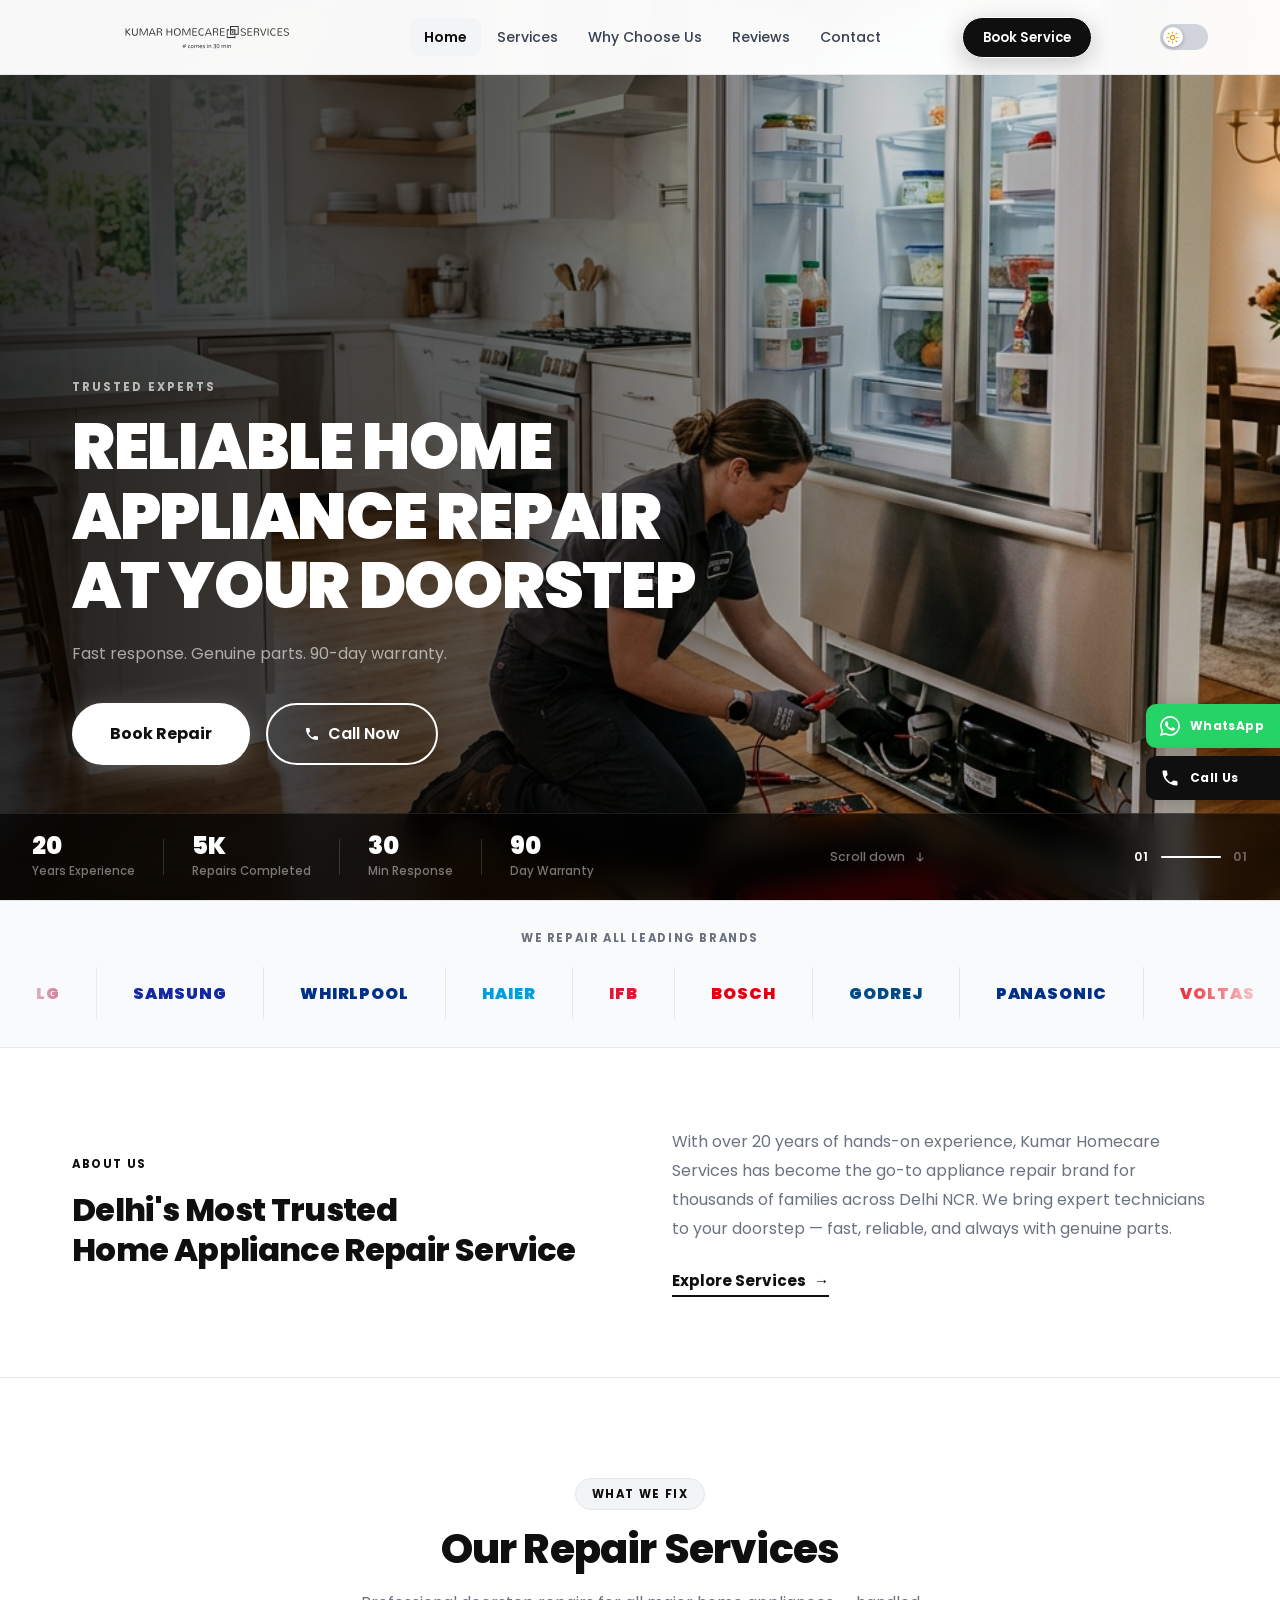
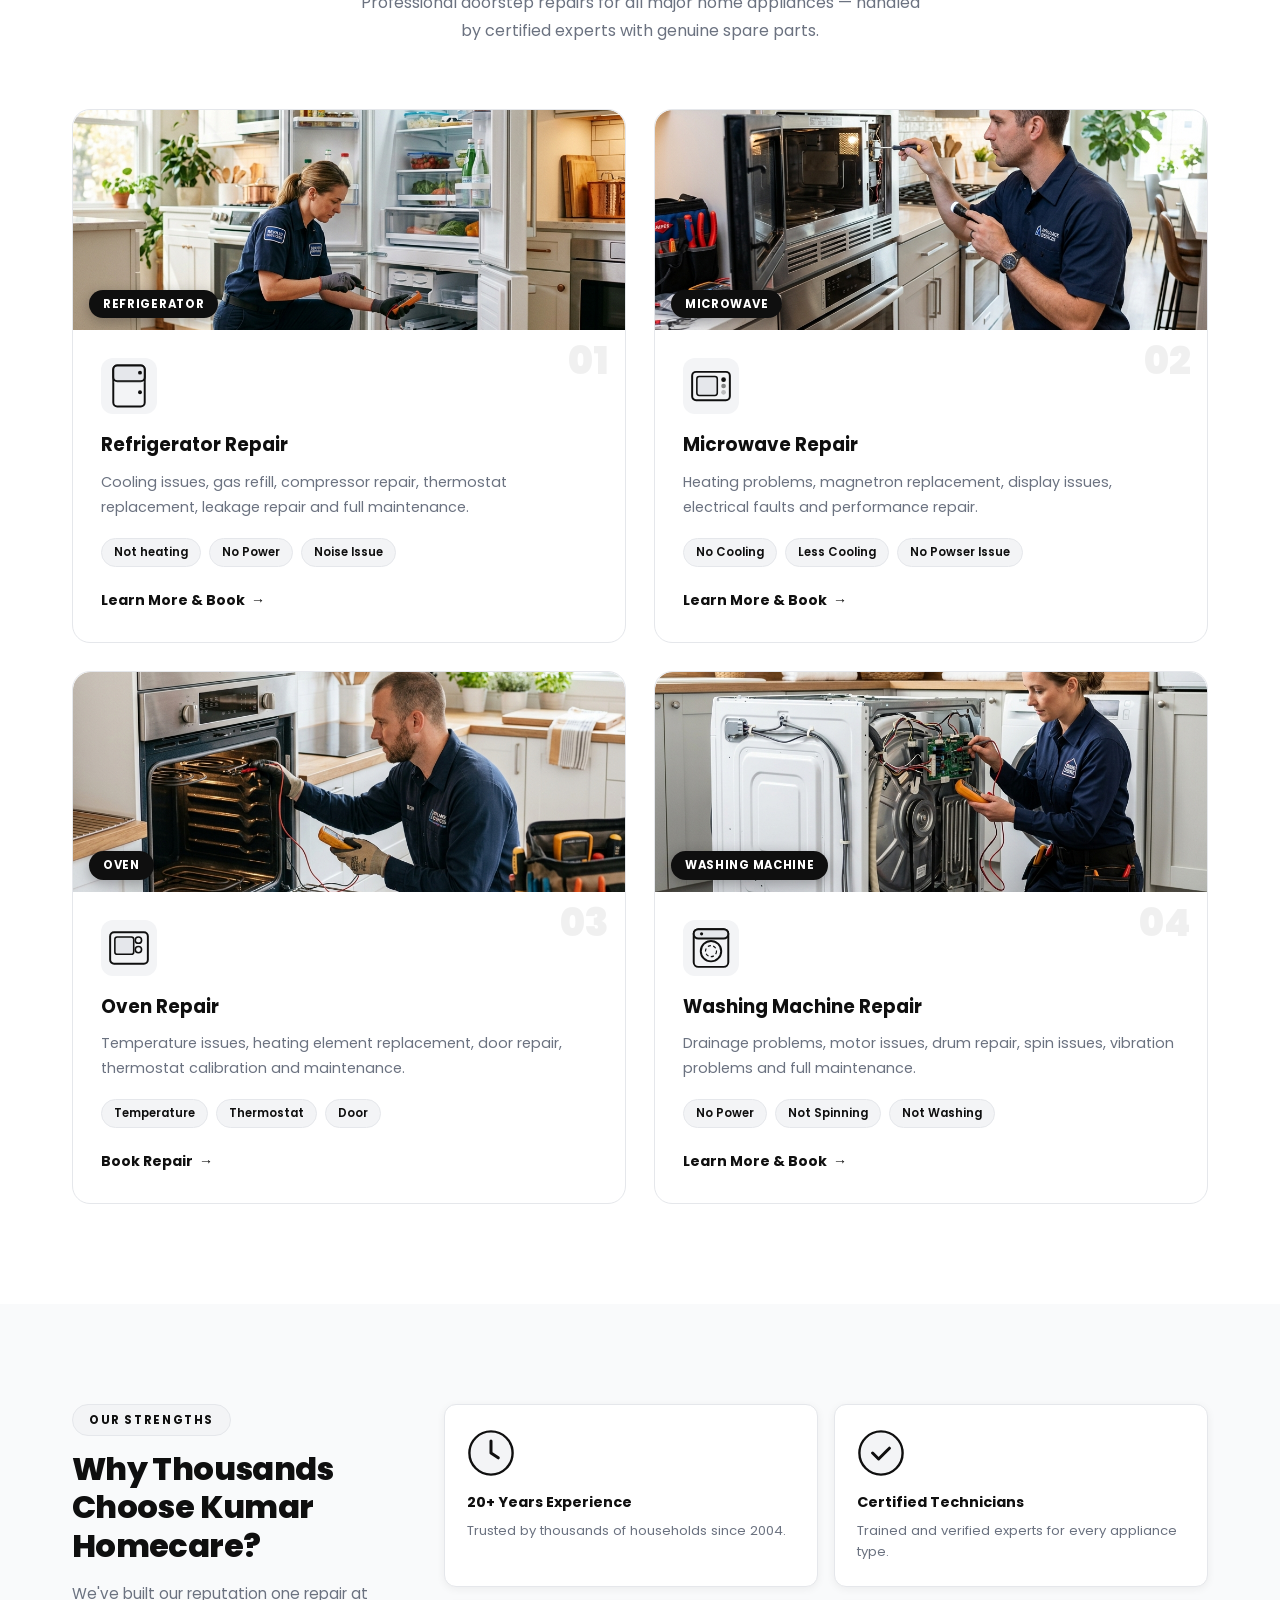
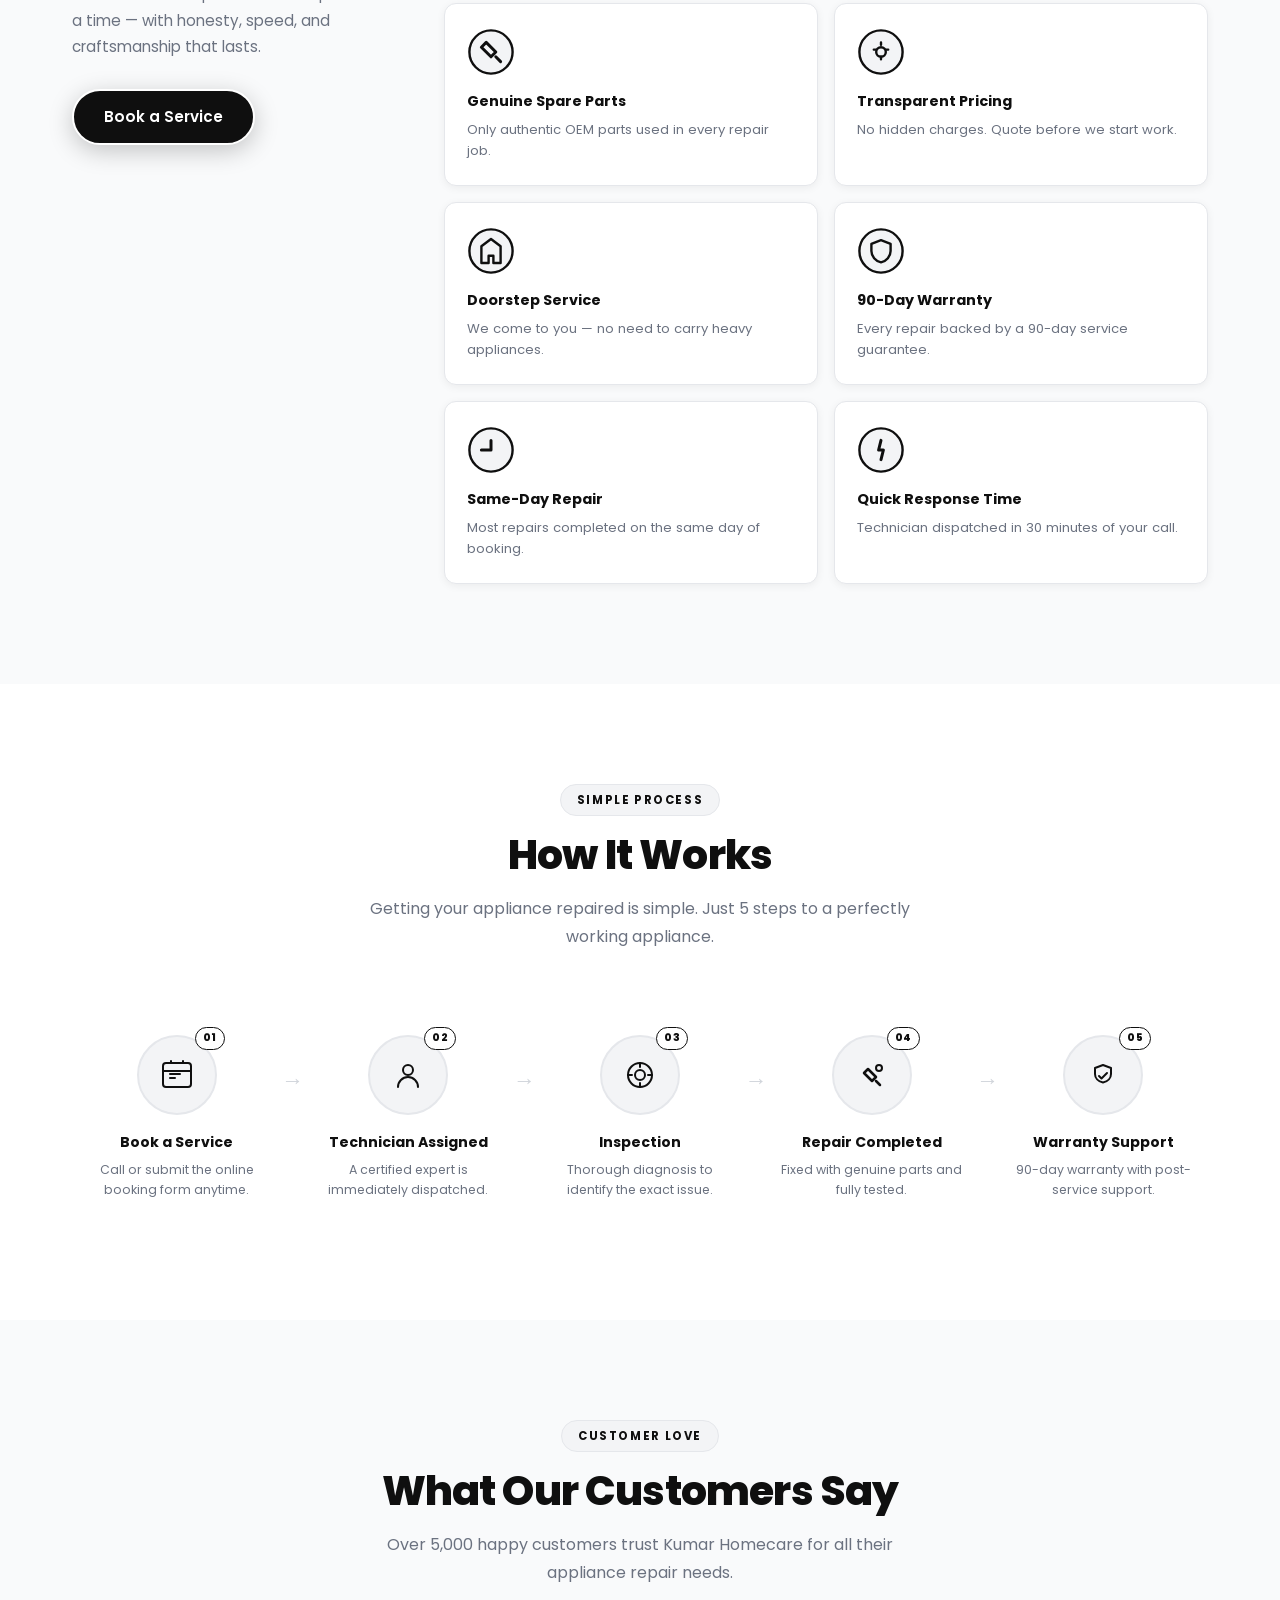
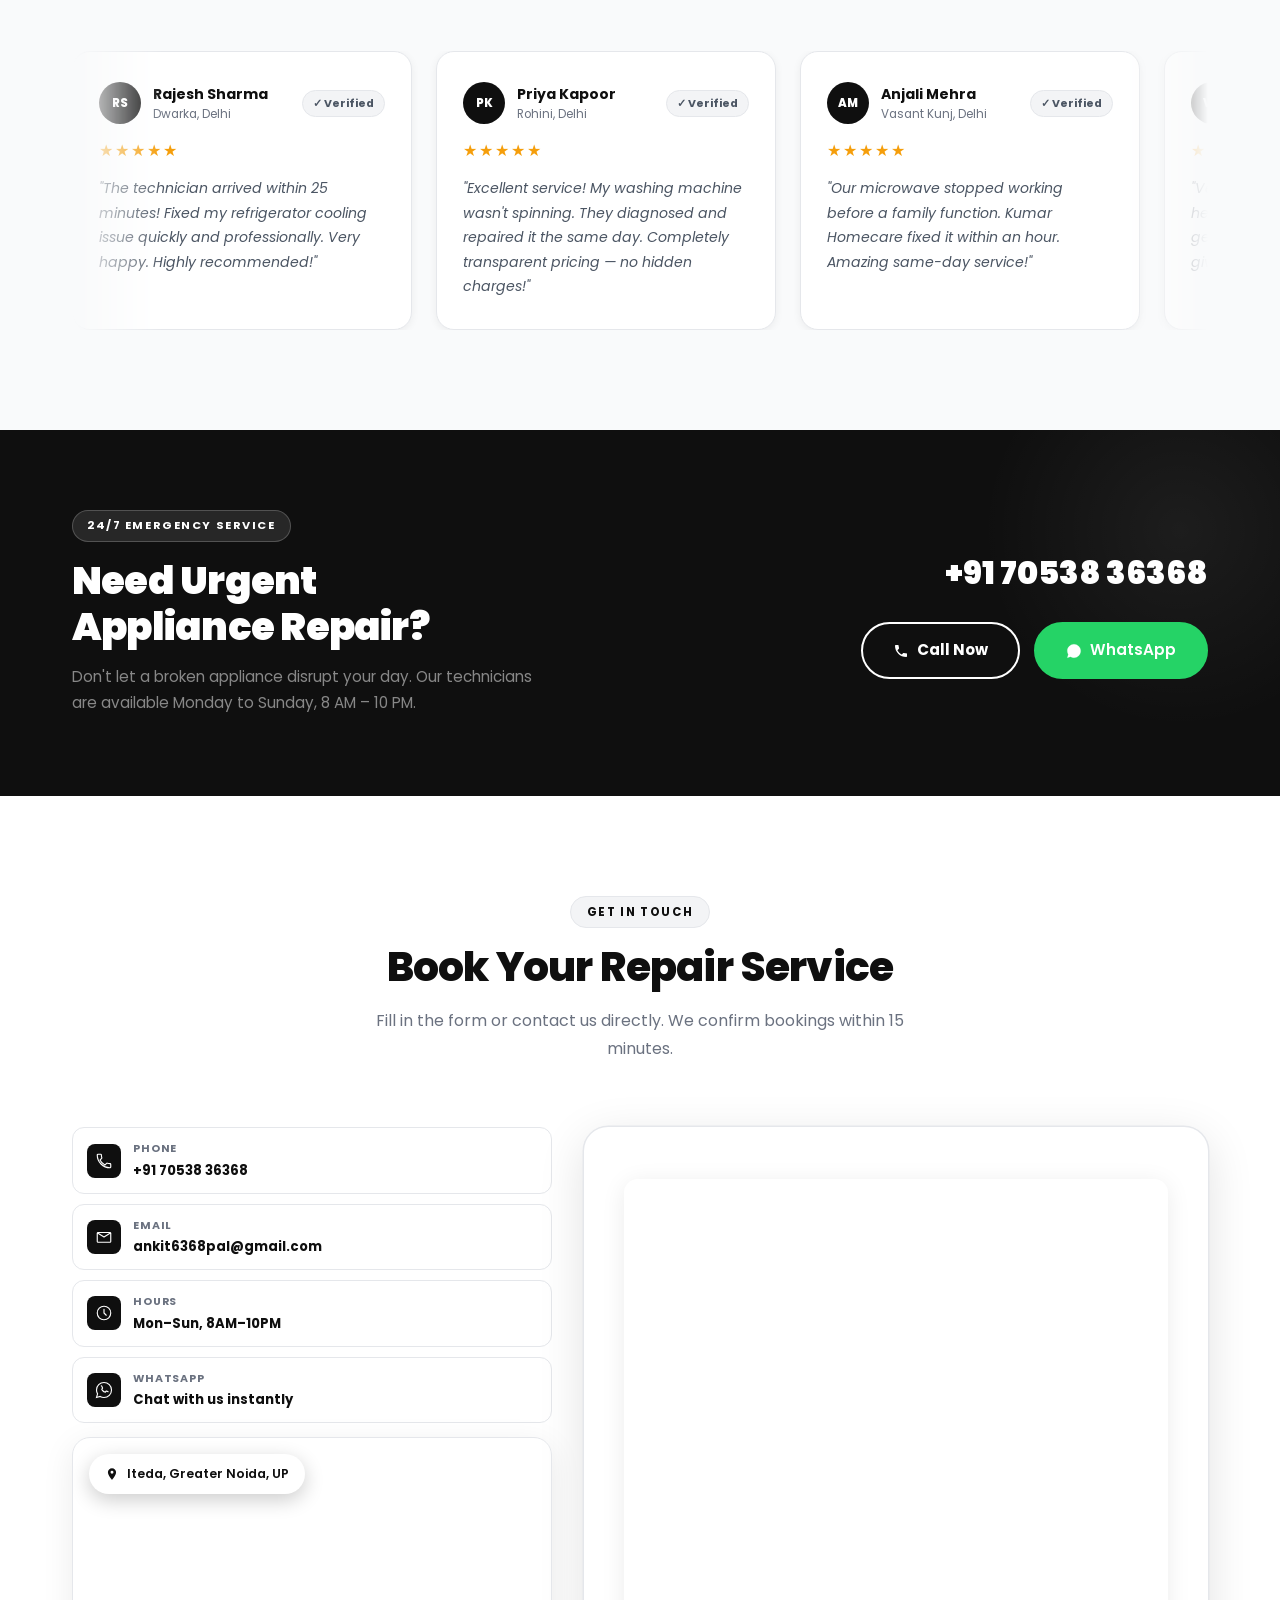
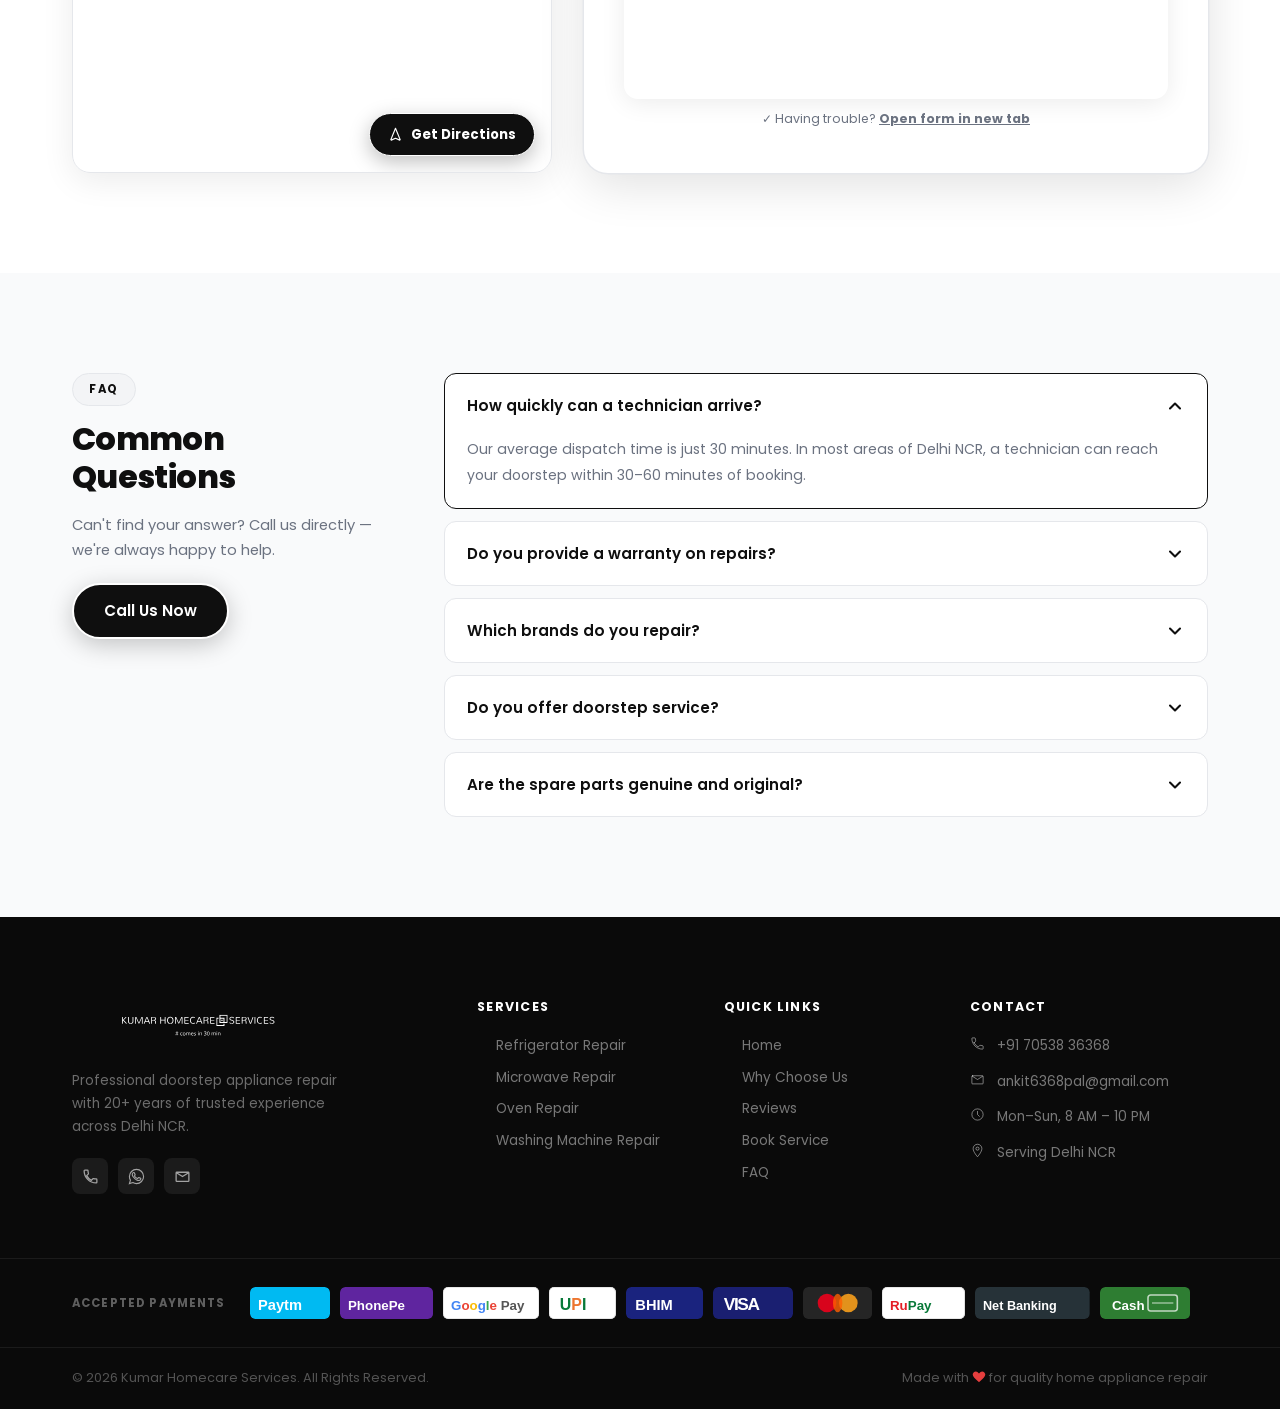
<file: index.html>
<!DOCTYPE html>
<html lang="en">
<head>
  <meta charset="UTF-8" />
  <meta name="viewport" content="width=device-width, initial-scale=1.0" />
  <title>Kumar Homecare Services – Expert Appliance Repair at Your Doorstep</title>
  <meta name="description" content="Kumar Homecare Services offers professional doorstep repair for refrigerators, microwaves, ovens, and washing machines. 20+ years of experience, genuine parts, 90-day warranty." />
  <meta name="keywords" content="appliance repair, refrigerator repair, washing machine repair, microwave repair, oven repair, doorstep service, Kumar Homecare` Delhi" />
  <meta name="keywords" content="fridge repair, refrigerator repair, compressor repair, gas refill, fridge repair near me, fridge repair Noida, fridge repair Ghaziabad">
  
  <!-- Google tag (gtag.js) -->
<script async src="https://www.googletagmanager.com/gtag/js?id=G-RBWQCLLZML"></script>
<script>
  window.dataLayer = window.dataLayer || [];
  function gtag(){dataLayer.push(arguments);}
  gtag('js', new Date());

  gtag('config', 'G-RBWQCLLZML');
</script>

  <link rel="preconnect" href="https://fonts.googleapis.com" />
  <link rel="preconnect" href="https://fonts.gstatic.com" crossorigin />
  <link href="https://fonts.googleapis.com/css2?family=Poppins:ital,wght@0,300;0,400;0,500;0,600;0,700;0,800;0,900;1,400&display=swap" rel="stylesheet" />
  <link rel="stylesheet" href="style.css" />
  <!-- <link rel="icon" type="" href="logo.png" /> -->
   <link rel="icon" type="image/x-icon" href="logo.png" />
  <script>document.documentElement.setAttribute('data-theme', localStorage.getItem('theme') || 'light');</script>

</head>
<body>

  <!-- PAGE LOADER -->
  <div class="page-loader" id="pageLoader">
    <div class="loader-logo">
      <img src="logo.svg" alt="Kumar Homecare Services" class="loader-img">
    </div>
    <div class="loader-spinner"></div>
  </div>

  <!-- SCROLL PROGRESS BAR -->
  <div id="scrollProgress" class="scroll-progress-bar"></div>

  <!-- FLOATING BUTTONS -->
  <div class="float-btns">
    <a href="https://wa.me/917053836368?text=Hi%2C%20I%20need%20appliance%20repair%20service.%20Please%20help%20me." target="_blank" class="float-btn float-wa" aria-label="WhatsApp">
      <svg viewBox="0 0 24 24" fill="currentColor"><path d="M17.472 14.382c-.297-.149-1.758-.867-2.03-.967-.273-.099-.471-.148-.67.15-.197.297-.767.966-.94 1.164-.173.199-.347.223-.644.075-.297-.15-1.255-.463-2.39-1.475-.883-.788-1.48-1.761-1.653-2.059-.173-.297-.018-.458.13-.606.134-.133.298-.347.446-.52.149-.174.198-.298.298-.497.099-.198.05-.371-.025-.52-.075-.149-.669-1.612-.916-2.207-.242-.579-.487-.5-.669-.51-.173-.008-.371-.01-.57-.01-.198 0-.52.074-.792.372-.272.297-1.04 1.016-1.04 2.479 0 1.462 1.065 2.875 1.213 3.074.149.198 2.096 3.2 5.077 4.487.709.306 1.262.489 1.694.625.712.227 1.36.195 1.871.118.571-.085 1.758-.719 2.006-1.413.248-.694.248-1.289.173-1.413-.074-.124-.272-.198-.57-.347m-5.421 7.403h-.004a9.87 9.87 0 01-5.031-1.378l-.361-.214-3.741.982.998-3.648-.235-.374a9.86 9.86 0 01-1.51-5.26c.001-5.45 4.436-9.884 9.888-9.884 2.64 0 5.122 1.03 6.988 2.898a9.825 9.825 0 012.893 6.994c-.003 5.45-4.437 9.884-9.885 9.884m8.413-18.297A11.815 11.815 0 0012.05 0C5.495 0 .16 5.335.157 11.892c0 2.096.547 4.142 1.588 5.945L.057 24l6.305-1.654a11.882 11.882 0 005.683 1.448h.005c6.554 0 11.89-5.335 11.893-11.893a11.821 11.821 0 00-3.48-8.413Z"/></svg>
      <span class="float-btn-label">WhatsApp</span>
    </a>
    <a href="tel:+917053836368" class="float-btn float-call" aria-label="Call Us">
      <svg viewBox="0 0 24 24" fill="currentColor"><path d="M6.62 10.79c1.44 2.83 3.76 5.14 6.59 6.59l2.2-2.2c.27-.27.67-.36 1.02-.24 1.12.37 2.33.57 3.57.57.55 0 1 .45 1 1V20c0 .55-.45 1-1 1-9.39 0-17-7.61-17-17 0-.55.45-1 1-1h3.5c.55 0 1 .45 1 1 0 1.25.2 2.45.57 3.57.11.35.03.74-.25 1.02l-2.2 2.2z"/></svg>
      <span class="float-btn-label">Call Us</span>
    </a>
  </div>

  <!-- NAVBAR -->
  <header class="navbar" id="navbar">
    <div class="nav-inner">
      
      
      <a href="#home" class="logo" aria-label="Kumar Homecare Services">
        <img src="logo.svg" alt="Kumar Homecare Services Logo" class="logo-img">
      </a>
      <nav class="nav-links" id="navLinks">
        <a href="#home"      class="nav-link">Home</a>
        <a href="#services"  class="nav-link">Services</a>
        <a href="#why-us"    class="nav-link">Why Choose Us</a>
        <a href="#reviews"   class="nav-link">Reviews</a>
        <a href="#contact"   class="nav-link">Contact</a>
      </nav>
      <a href="#contact" class="btn btn-primary nav-cta" id="navBookBtn">Book Service</a>
      <button class="theme-toggle" id="themeToggle" aria-label="Toggle dark mode">
        <span class="theme-toggle-track">
          <span class="theme-toggle-thumb">
            <!-- Sun icon -->
            <svg class="icon-sun" viewBox="0 0 24 24" fill="none" width="13" height="13"><circle cx="12" cy="12" r="4" stroke="currentColor" stroke-width="2"/><path d="M12 2v2M12 20v2M4.22 4.22l1.42 1.42M18.36 18.36l1.42 1.42M2 12h2M20 12h2M4.22 19.78l1.42-1.42M18.36 5.64l1.42-1.42" stroke="currentColor" stroke-width="2" stroke-linecap="round"/></svg>
            <!-- Moon icon -->
            <svg class="icon-moon" viewBox="0 0 24 24" fill="none" width="13" height="13"><path d="M21 12.79A9 9 0 1111.21 3a7 7 0 009.79 9.79z" stroke="currentColor" stroke-width="2" stroke-linecap="round" stroke-linejoin="round"/></svg>
          </span>
        </span>
      </button>
      <button class="hamburger" id="hamburger" aria-label="Toggle Menu" aria-expanded="false">
        <span></span><span></span><span></span>
      </button>
    </div>
  </header>

  <!-- Mobile Menu -->
  <div class="mobile-menu" id="mobileMenu">
    <a href="#home"     class="mobile-link">Home</a>
    <a href="#services" class="mobile-link">Services</a>
    <a href="#why-us"   class="mobile-link">Why Choose Us</a>
    <a href="#reviews"  class="mobile-link">Reviews</a>
    <a href="#contact"  class="mobile-link">Contact</a>
    <a href="#contact"  class="btn btn-primary mobile-cta">Book Service</a>
    <div class="mobile-theme-row">
      <span class="mobile-theme-label">Dark Mode</span>
      <button class="theme-toggle" id="themeToggleMobile" aria-label="Toggle dark mode">
        <span class="theme-toggle-track">
          <span class="theme-toggle-thumb">
            <svg class="icon-sun" viewBox="0 0 24 24" fill="none" width="13" height="13"><circle cx="12" cy="12" r="4" stroke="currentColor" stroke-width="2"/><path d="M12 2v2M12 20v2M4.22 4.22l1.42 1.42M18.36 18.36l1.42 1.42M2 12h2M20 12h2M4.22 19.78l1.42-1.42M18.36 5.64l1.42-1.42" stroke="currentColor" stroke-width="2" stroke-linecap="round"/></svg>
            <svg class="icon-moon" viewBox="0 0 24 24" fill="none" width="13" height="13"><path d="M21 12.79A9 9 0 1111.21 3a7 7 0 009.79 9.79z" stroke="currentColor" stroke-width="2" stroke-linecap="round" stroke-linejoin="round"/></svg>
          </span>
        </span>
      </button>
    </div>
  </div>

  <main>

    <!-- ═══════════════════════════════════
         HERO — CINEMATIC FULL-WIDTH
    ═══════════════════════════════════ -->
    <section class="hero" id="home">
      <div class="hero-bg slider" id="heroSlider">
        <div class="slides">
          <div class="slide active"><img src="hero.png" alt="Kumar Homecare professional appliance repair technician" class="hero-img hero-img-center" /></div>
          <div class="slide"><img src="hero2.png" alt="Technician inspecting appliance" class="hero-img" /></div>
          <div class="slide"><img src="hero3.png" alt="Smiling technician with tools" class="hero-img" /></div>
        </div>
        <div class="hero-overlay"></div>
      </div>
      <div class="hero-content">
        <div class="hero-text-block">
          <span class="hero-eyebrow">TRUSTED EXPERTS</span>
          <h1 class="hero-headline">
            RELIABLE HOME<br>
            APPLIANCE REPAIR<br>
            AT YOUR DOORSTEP
          </h1>
          <p class="hero-sub">Fast response. Genuine parts. 90-day warranty.</p>
          <div class="hero-actions">
            <a href="#contact" class="btn btn-hero-primary" id="heroBookBtn">Book Repair</a>
            <a href="tel:+917053836368" class="btn btn-hero-outline" id="heroCallBtn">
              <svg viewBox="0 0 24 24" fill="currentColor" width="16" height="16"><path d="M6.62 10.79c1.44 2.83 3.76 5.14 6.59 6.59l2.2-2.2c.27-.27.67-.36 1.02-.24 1.12.37 2.33.57 3.57.57.55 0 1 .45 1 1V20c0 .55-.45 1-1 1-9.39 0-17-7.61-17-17 0-.55.45-1 1-1h3.5c.55 0 1 .45 1 1 0 1.25.2 2.45.57 3.57.11.35.03.74-.25 1.02l-2.2 2.2z"/></svg>
              Call Now
            </a>
          </div>
        </div>
      </div>
      <div class="hero-bottom-bar">
        <div class="hero-trust-row">
          <div class="hero-trust-item">
            <span class="trust-num" data-count="20" data-suffix="+">20<sup>+</sup></span>
            <span class="trust-label">Years Experience</span>
          </div>
          <div class="trust-divider"></div>
          <div class="hero-trust-item">
            <span class="trust-num" data-count="5" data-suffix="K+">5K<sup>+</sup></span>
            <span class="trust-label">Repairs Completed</span>
          </div>
          <div class="trust-divider"></div>
          <div class="hero-trust-item">
            <span class="trust-num" data-count="30">30</span>
            <span class="trust-label">Min Response</span>
          </div>
          <div class="trust-divider"></div>
          <div class="hero-trust-item">
            <span class="trust-num" data-count="90">90</span>
            <span class="trust-label">Day Warranty</span>
          </div>
        </div>
        <div class="hero-scroll">
          <span>Scroll down</span>
          <svg viewBox="0 0 24 24" fill="none" width="14" height="14"><path d="M12 5v14m0 0l-5-5m5 5l5-5" stroke="currentColor" stroke-width="2" stroke-linecap="round" stroke-linejoin="round"/></svg>
        </div>
        <div class="hero-slide-num">
          <span class="slide-active">01</span>
          <div class="slide-bar"><div class="slide-progress"></div></div>
          <span class="slide-total">01</span>
        </div>
      </div>
    </section>

    <!-- ═══════════════════════════════════
         BRAND SLIDER — Trusted Companies
    ═══════════════════════════════════ -->
    <section class="brand-slider-section" id="brands">
      <div class="container-wide">
        <p class="brand-slider-label">We Repair All Leading Brands</p>
      </div>
      <div class="brand-track-wrap">
        <div class="brand-track" id="brandTrack">
          <!-- Duplicated for infinite loop -->
          <div class="brand-slide"><span class="brand-name brand-lg">LG</span></div>
          <div class="brand-slide"><span class="brand-name brand-samsung">SAMSUNG</span></div>
          <div class="brand-slide"><span class="brand-name brand-wp">WHIRLPOOL</span></div>
          <div class="brand-slide"><span class="brand-name brand-haier">HAIER</span></div>
          <div class="brand-slide"><span class="brand-name brand-ifb">IFB</span></div>
          <div class="brand-slide"><span class="brand-name brand-bosch">BOSCH</span></div>
          <div class="brand-slide"><span class="brand-name brand-godrej">GODREJ</span></div>
          <div class="brand-slide"><span class="brand-name brand-panasonic">PANASONIC</span></div>
          <div class="brand-slide"><span class="brand-name brand-voltas">VOLTAS</span></div>
          <div class="brand-slide"><span class="brand-name brand-hitachi">HITACHI</span></div>
          <div class="brand-slide"><span class="brand-name brand-siemens">SIEMENS</span></div>
          <div class="brand-slide"><span class="brand-name brand-electrolux">ELECTROLUX</span></div>
          <!-- Duplicate set -->
          <div class="brand-slide"><span class="brand-name brand-lg">LG</span></div>
          <div class="brand-slide"><span class="brand-name brand-samsung">SAMSUNG</span></div>
          <div class="brand-slide"><span class="brand-name brand-wp">WHIRLPOOL</span></div>
          <div class="brand-slide"><span class="brand-name brand-haier">HAIER</span></div>
          <div class="brand-slide"><span class="brand-name brand-ifb">IFB</span></div>
          <div class="brand-slide"><span class="brand-name brand-bosch">BOSCH</span></div>
          <div class="brand-slide"><span class="brand-name brand-godrej">GODREJ</span></div>
          <div class="brand-slide"><span class="brand-name brand-panasonic">PANASONIC</span></div>
          <div class="brand-slide"><span class="brand-name brand-voltas">VOLTAS</span></div>
          <div class="brand-slide"><span class="brand-name brand-hitachi">HITACHI</span></div>
          <div class="brand-slide"><span class="brand-name brand-siemens">SIEMENS</span></div>
          <div class="brand-slide"><span class="brand-name brand-electrolux">ELECTROLUX</span></div>
        </div>
      </div>
    </section>

    <!-- ═══════════════════════════════════
         INTRO STRIP
    ═══════════════════════════════════ -->
    <section class="intro-strip">
      <div class="container-wide">
        <div class="intro-strip-inner">
          <div class="intro-left reveal" data-anim="left">
            <span class="strip-tag">ABOUT US</span>
            <h2 class="strip-title">Delhi's Most Trusted<br>Home Appliance Repair Service</h2>
          </div>
          <div class="intro-right reveal reveal-delay" data-anim="right">
            <p>With over 20 years of hands-on experience, Kumar Homecare Services has become the go-to appliance repair brand for thousands of families across Delhi NCR. We bring expert technicians to your doorstep — fast, reliable, and always with genuine parts.</p>
            <a href="#services" class="link-arrow">Explore Services <span>→</span></a>
          </div>
        </div>
      </div>
    </section>

    <!-- ═══════════════════════════════════
         SERVICES — With Real Images
    ═══════════════════════════════════ -->
    <section class="section" id="services">
      <div class="container-wide">
        <div class="section-header reveal">
          <span class="section-tag">WHAT WE FIX</span>
          <h2 class="section-title">Our Repair <span class="accent">Services</span></h2>
          <p class="section-desc">Professional doorstep repairs for all major home appliances — handled by certified experts with genuine spare parts.</p>
        </div>

        <div class="services-grid" data-stagger-wrap>

          <!-- Refrigerator -->
          <a href="fridge-repair.html" class="service-card" id="service-fridge" data-stagger>
            <div class="service-img-wrap">
              <img src="fridge_repair.png" alt="Refrigerator Repair by Kumar Homecare" class="service-img" loading="lazy" />
              <div class="service-img-badge">Refrigerator</div>
            </div>
            <div class="service-body">
              <div class="service-num">01</div>
              <div class="service-icon-wrap">
                <svg viewBox="0 0 56 56" fill="none" class="service-svg">
                  <rect x="8" y="2" width="40" height="52" rx="5" fill="#f3f4f6" stroke="#0f0f0f" stroke-width="2.5"/>
                  <rect x="8" y="2" width="40" height="20" rx="5" fill="#e5e7eb" stroke="#0f0f0f" stroke-width="2.5"/>
                  <rect x="8" y="22" width="40" height="2" fill="#0f0f0f" opacity="0.15"/>
                  <circle cx="42" cy="11" r="2.5" fill="#0f0f0f"/>
                  <circle cx="42" cy="36" r="2.5" fill="#0f0f0f"/>
                </svg>
              </div>
              <h3 class="service-title">Refrigerator Repair</h3>
              <p class="service-desc">Cooling issues, gas refill, compressor repair, thermostat replacement, leakage repair and full maintenance.</p>
              <div class="service-tags">
                <span class="tag">Not heating</span><span class="tag">No Power</span><span class="tag">Noise Issue</span>
              </div>
              <span class="service-cta">Learn More &amp; Book <span class="cta-arrow">→</span></span>
            </div>
          </a>

          <!-- Microwave -->
          <a href="microwave-repair.html" class="service-card" id="service-microwave" data-stagger>
            <div class="service-img-wrap">
              <img src="microwave_repair.png" alt="Microwave Repair by Kumar Homecare" class="service-img" loading="lazy" />
              <div class="service-img-badge">Microwave</div>
            </div>
            <div class="service-body">
              <div class="service-num">02</div>
              <div class="service-icon-wrap">
                <svg viewBox="0 0 56 56" fill="none" class="service-svg">
                  <rect x="4" y="10" width="48" height="36" rx="5" fill="#f3f4f6" stroke="#0f0f0f" stroke-width="2.5"/>
                  <rect x="10" y="16" width="26" height="24" rx="3" fill="#e5e7eb" stroke="#0f0f0f" stroke-width="2"/>
                  <circle cx="44" cy="20" r="3" fill="#0f0f0f"/>
                  <circle cx="44" cy="28" r="3" fill="#0f0f0f" opacity="0.5"/>
                  <circle cx="44" cy="36" r="3" fill="#0f0f0f" opacity="0.25"/>
                </svg>
              </div>
              <h3 class="service-title">Microwave Repair</h3>
              <p class="service-desc">Heating problems, magnetron replacement, display issues, electrical faults and performance repair.</p>
              <div class="service-tags">
                <span class="tag">No Cooling</span><span class="tag">Less Cooling</span><span class="tag">No Powser Issue</span>
              </div>
              <span class="service-cta">Learn More &amp; Book <span class="cta-arrow">→</span></span>
            </div>
          </a>

          <!-- Oven -->
          <div class="service-card" id="service-oven" data-stagger>
            <div class="service-img-wrap">
              <img src="oven_repair.png" alt="Oven Repair by Kumar Homecare" class="service-img" loading="lazy" />
              <div class="service-img-badge">Oven</div>
            </div>
            <div class="service-body">
              <div class="service-num">03</div>
              <div class="service-icon-wrap">
                <svg viewBox="0 0 56 56" fill="none" class="service-svg">
                  <rect x="4" y="8" width="48" height="40" rx="5" fill="#f3f4f6" stroke="#0f0f0f" stroke-width="2.5"/>
                  <rect x="10" y="14" width="24" height="22" rx="3" fill="#e5e7eb" stroke="#0f0f0f" stroke-width="2"/>
                  <circle cx="40" cy="18" r="4" stroke="#0f0f0f" stroke-width="2"/>
                  <circle cx="40" cy="30" r="4" stroke="#0f0f0f" stroke-width="2"/>
                </svg>
              </div>
              <h3 class="service-title">Oven Repair</h3>
              <p class="service-desc">Temperature issues, heating element replacement, door repair, thermostat calibration and maintenance.</p>
              <div class="service-tags">
                <span class="tag">Temperature</span><span class="tag">Thermostat</span><span class="tag">Door</span>
              </div>
              <a href="#contact" class="service-cta">Book Repair <span class="cta-arrow">→</span></a>
            </div>
          </div>

          <!-- Washing Machine -->
          <a href="washing-machine-repair.html" class="service-card" id="service-washer" data-stagger>
            <div class="service-img-wrap">
              <img src="washer_repair.png" alt="Washing Machine Repair by Kumar Homecare" class="service-img" loading="lazy" />
              <div class="service-img-badge">Washing Machine</div>
            </div>
            <div class="service-body">
              <div class="service-num">04</div>
              <div class="service-icon-wrap">
                <svg viewBox="0 0 56 56" fill="none" class="service-svg">
                  <rect x="6" y="4" width="44" height="48" rx="6" fill="#f3f4f6" stroke="#0f0f0f" stroke-width="2.5"/>
                  <rect x="6" y="4" width="44" height="12" rx="6" fill="#e5e7eb" stroke="#0f0f0f" stroke-width="2.5"/>
                  <circle cx="28" cy="32" r="13" stroke="#0f0f0f" stroke-width="2.5"/>
                  <circle cx="28" cy="32" r="7" stroke="#0f0f0f" stroke-width="1.5" stroke-dasharray="4 3"/>
                  <circle cx="16" cy="10" r="2" fill="#0f0f0f"/>
                </svg>
              </div>
              <h3 class="service-title">Washing Machine Repair</h3>
              <p class="service-desc">Drainage problems, motor issues, drum repair, spin issues, vibration problems and full maintenance.</p>
              <div class="service-tags">
                <span class="tag">No Power</span><span class="tag">Not Spinning</span><span class="tag">Not Washing</span>
              </div>
              <span class="service-cta">Learn More &amp; Book <span class="cta-arrow">→</span></span>
            </div>
          </a>

        </div>
      </div>
    </section>

    <!-- ═══════════════════════════════════
         WHY CHOOSE US
    ═══════════════════════════════════ -->
    <section class="section why-section" id="why-us">
      <div class="container-wide">
        <div class="why-layout">
          <div class="why-left reveal" data-anim="left">
            <span class="section-tag">OUR STRENGTHS</span>
            <h2 class="section-title">Why Thousands<br>Choose <span class="accent">Kumar<br>Homecare?</span></h2>
            <p class="why-intro">We've built our reputation one repair at a time — with honesty, speed, and craftsmanship that lasts.</p>
            <a href="#contact" class="btn btn-primary">Book a Service</a>
          </div>
          <div class="why-right">
            <div class="why-grid">
              <div class="why-card reveal" id="why-exp"><div class="why-icon"><svg viewBox="0 0 40 40" fill="none"><circle cx="20" cy="20" r="18" fill="#f3f4f6" stroke="#0f0f0f" stroke-width="2"/><path d="M20 10v10l6 4" stroke="#0f0f0f" stroke-width="2.5" stroke-linecap="round" stroke-linejoin="round"/></svg></div><h4>20+ Years Experience</h4><p>Trusted by thousands of households since 2004.</p></div>
              <div class="why-card reveal reveal-delay-1" id="why-tech"><div class="why-icon"><svg viewBox="0 0 40 40" fill="none"><circle cx="20" cy="20" r="18" fill="#f3f4f6" stroke="#0f0f0f" stroke-width="2"/><path d="M13 20l5 5 9-9" stroke="#0f0f0f" stroke-width="2.5" stroke-linecap="round" stroke-linejoin="round"/></svg></div><h4>Certified Technicians</h4><p>Trained and verified experts for every appliance type.</p></div>
              <div class="why-card reveal reveal-delay-2" id="why-parts"><div class="why-icon"><svg viewBox="0 0 40 40" fill="none"><circle cx="20" cy="20" r="18" fill="#f3f4f6" stroke="#0f0f0f" stroke-width="2"/><path d="M16 12l-4 4 8 8 4-4-8-8zm8 12l4 4" stroke="#0f0f0f" stroke-width="2.5" stroke-linecap="round" stroke-linejoin="round"/></svg></div><h4>Genuine Spare Parts</h4><p>Only authentic OEM parts used in every repair job.</p></div>
              <div class="why-card reveal reveal-delay-3" id="why-price"><div class="why-icon"><svg viewBox="0 0 40 40" fill="none"><circle cx="20" cy="20" r="18" fill="#f3f4f6" stroke="#0f0f0f" stroke-width="2"/><circle cx="20" cy="20" r="4" stroke="#0f0f0f" stroke-width="2"/><path d="M20 12v2m0 10v2m-6-8h2m8 0h2" stroke="#0f0f0f" stroke-width="2" stroke-linecap="round"/></svg></div><h4>Transparent Pricing</h4><p>No hidden charges. Quote before we start work.</p></div>
              <div class="why-card reveal" id="why-door"><div class="why-icon"><svg viewBox="0 0 40 40" fill="none"><circle cx="20" cy="20" r="18" fill="#f3f4f6" stroke="#0f0f0f" stroke-width="2"/><path d="M12 30V16l8-6 8 6v14H22v-6h-4v6H12z" stroke="#0f0f0f" stroke-width="2" stroke-linejoin="round"/></svg></div><h4>Doorstep Service</h4><p>We come to you — no need to carry heavy appliances.</p></div>
              <div class="why-card reveal reveal-delay-1" id="why-warranty"><div class="why-icon"><svg viewBox="0 0 40 40" fill="none"><circle cx="20" cy="20" r="18" fill="#f3f4f6" stroke="#0f0f0f" stroke-width="2"/><path d="M20 11l-8 3v6c0 4.4 3.4 8.5 8 9.5 4.6-1 8-5.1 8-9.5v-6l-8-3z" stroke="#0f0f0f" stroke-width="2" stroke-linejoin="round"/></svg></div><h4>90-Day Warranty</h4><p>Every repair backed by a 90-day service guarantee.</p></div>
              <div class="why-card reveal reveal-delay-2" id="why-same"><div class="why-icon"><svg viewBox="0 0 40 40" fill="none"><circle cx="20" cy="20" r="18" fill="#f3f4f6" stroke="#0f0f0f" stroke-width="2"/><path d="M12 20h8V12" stroke="#0f0f0f" stroke-width="2.5" stroke-linecap="round" stroke-linejoin="round"/></svg></div><h4>Same-Day Repair</h4><p>Most repairs completed on the same day of booking.</p></div>
              <div class="why-card reveal reveal-delay-3" id="why-quick"><div class="why-icon"><svg viewBox="0 0 40 40" fill="none"><circle cx="20" cy="20" r="18" fill="#f3f4f6" stroke="#0f0f0f" stroke-width="2"/><path d="M20 12l-2 8h4l-2 8" stroke="#0f0f0f" stroke-width="2.5" stroke-linecap="round" stroke-linejoin="round"/></svg></div><h4>Quick Response Time</h4><p>Technician dispatched in 30 minutes of your call.</p></div>
            </div>
          </div>
        </div>
      </div>
    </section>

    <!-- ═══════════════════════════════════
         HOW IT WORKS
    ═══════════════════════════════════ -->
    <section class="section how-section" id="how-it-works">
      <div class="container-wide">
        <div class="section-header reveal">
          <span class="section-tag">SIMPLE PROCESS</span>
          <h2 class="section-title">How It <span class="accent">Works</span></h2>
          <p class="section-desc">Getting your appliance repaired is simple. Just 5 steps to a perfectly working appliance.</p>
        </div>
        <div class="steps-row">
          <div class="step-item reveal" id="step-1"><div class="step-circle"><span class="step-n">01</span><svg viewBox="0 0 32 32" fill="none" class="step-ico"><rect x="2" y="4" width="28" height="24" rx="3" stroke="#0f0f0f" stroke-width="2"/><path d="M10 4V2m12 2V2M2 12h28" stroke="#0f0f0f" stroke-width="2" stroke-linecap="round"/><path d="M9 19h5m-5-4h10" stroke="#0f0f0f" stroke-width="2" stroke-linecap="round"/></svg></div><h4>Book a Service</h4><p>Call or submit the online booking form anytime.</p></div>
          <div class="step-arrow reveal reveal-delay-1">→</div>
          <div class="step-item reveal reveal-delay-1" id="step-2"><div class="step-circle"><span class="step-n">02</span><svg viewBox="0 0 32 32" fill="none" class="step-ico"><circle cx="16" cy="11" r="5" stroke="#0f0f0f" stroke-width="2"/><path d="M6 28c0-5.523 4.477-10 10-10s10 4.477 10 10" stroke="#0f0f0f" stroke-width="2" stroke-linecap="round"/></svg></div><h4>Technician Assigned</h4><p>A certified expert is immediately dispatched.</p></div>
          <div class="step-arrow reveal reveal-delay-2">→</div>
          <div class="step-item reveal reveal-delay-2" id="step-3"><div class="step-circle"><span class="step-n">03</span><svg viewBox="0 0 32 32" fill="none" class="step-ico"><circle cx="16" cy="16" r="12" stroke="#0f0f0f" stroke-width="2"/><circle cx="16" cy="16" r="5" stroke="#0f0f0f" stroke-width="2"/><path d="M16 4v4m0 16v4M4 16h4m16 0h4" stroke="#0f0f0f" stroke-width="2" stroke-linecap="round"/></svg></div><h4>Inspection</h4><p>Thorough diagnosis to identify the exact issue.</p></div>
          <div class="step-arrow reveal reveal-delay-3">→</div>
          <div class="step-item reveal reveal-delay-3" id="step-4"><div class="step-circle"><span class="step-n">04</span><svg viewBox="0 0 32 32" fill="none" class="step-ico"><path d="M12 10l-4 4 8 8 4-4-8-8zm8 12l4 4" stroke="#0f0f0f" stroke-width="2.5" stroke-linecap="round" stroke-linejoin="round"/><circle cx="23" cy="9" r="3" stroke="#0f0f0f" stroke-width="2"/></svg></div><h4>Repair Completed</h4><p>Fixed with genuine parts and fully tested.</p></div>
          <div class="step-arrow reveal reveal-delay-4">→</div>
          <div class="step-item reveal reveal-delay-4" id="step-5"><div class="step-circle"><span class="step-n">05</span><svg viewBox="0 0 32 32" fill="none" class="step-ico"><path d="M16 6l-8 3v6c0 4 3 7.5 8 8.5 5-1 8-4.5 8-8.5v-6l-8-3z" stroke="#0f0f0f" stroke-width="2" stroke-linejoin="round"/><path d="M12 17l2.5 2.5 5.5-5.5" stroke="#0f0f0f" stroke-width="2" stroke-linecap="round" stroke-linejoin="round"/></svg></div><h4>Warranty Support</h4><p>90-day warranty with post-service support.</p></div>
        </div>
      </div>
    </section>

    <!-- ═══════════════════════════════════
         CUSTOMER REVIEWS
    ═══════════════════════════════════ -->
    <section class="section reviews-section" id="reviews">
      <div class="container-wide">
        <div class="section-header reveal">
          <span class="section-tag">CUSTOMER LOVE</span>
          <h2 class="section-title">What Our Customers <span class="accent">Say</span></h2>
          <p class="section-desc">Over 5,000 happy customers trust Kumar Homecare for all their appliance repair needs.</p>
        </div>
        <!-- Infinite marquee slider — cards duplicated for seamless loop -->
        <div class="reviews-marquee-wrap">
          <div class="reviews-track" id="reviewsTrack">
            <!-- Set 1 -->
            <div class="review-card"><div class="review-header"><div class="reviewer-avatar">RS</div><div><div class="reviewer-name">Rajesh Sharma</div><div class="reviewer-loc">Dwarka, Delhi</div></div><span class="verified">✓ Verified</span></div><div class="review-stars">★★★★★</div><p>"The technician arrived within 25 minutes! Fixed my refrigerator cooling issue quickly and professionally. Very happy. Highly recommended!"</p></div>
            <div class="review-card"><div class="review-header"><div class="reviewer-avatar">PK</div><div><div class="reviewer-name">Priya Kapoor</div><div class="reviewer-loc">Rohini, Delhi</div></div><span class="verified">✓ Verified</span></div><div class="review-stars">★★★★★</div><p>"Excellent service! My washing machine wasn't spinning. They diagnosed and repaired it the same day. Completely transparent pricing — no hidden charges!"</p></div>
            <div class="review-card"><div class="review-header"><div class="reviewer-avatar">AM</div><div><div class="reviewer-name">Anjali Mehra</div><div class="reviewer-loc">Vasant Kunj, Delhi</div></div><span class="verified">✓ Verified</span></div><div class="review-stars">★★★★★</div><p>"Our microwave stopped working before a family function. Kumar Homecare fixed it within an hour. Amazing same-day service!"</p></div>
            <div class="review-card"><div class="review-header"><div class="reviewer-avatar">VG</div><div><div class="reviewer-name">Vikram Gupta</div><div class="reviewer-loc">Noida, UP</div></div><span class="verified">✓ Verified</span></div><div class="review-stars">★★★★★</div><p>"Very professional team. My oven's heating element was replaced with a genuine part and the 90-day warranty gives me full confidence. Great work!"</p></div>
            <div class="review-card"><div class="review-header"><div class="reviewer-avatar">NT</div><div><div class="reviewer-name">Neha Tiwari</div><div class="reviewer-loc">Lajpat Nagar, Delhi</div></div><span class="verified">✓ Verified</span></div><div class="review-stars">★★★★★</div><p>"Best appliance repair in Delhi. Called at 9 AM, LG refrigerator repaired by 10:30 AM. Honest pricing throughout."</p></div>
            <div class="review-card"><div class="review-header"><div class="reviewer-avatar">SK</div><div><div class="reviewer-name">Suresh Kumar</div><div class="reviewer-loc">Gurgaon, Haryana</div></div><span class="verified">✓ Verified</span></div><div class="review-stars">★★★★★</div><p>"Outstanding experience! Technician fixed my Samsung washing machine drain issue perfectly. 5 stars without any doubt."</p></div>
            <!-- Set 2 — duplicate for seamless infinite loop -->
            <div class="review-card"><div class="review-header"><div class="reviewer-avatar">RS</div><div><div class="reviewer-name">Rajesh Sharma</div><div class="reviewer-loc">Dwarka, Delhi</div></div><span class="verified">✓ Verified</span></div><div class="review-stars">★★★★★</div><p>"The technician arrived within 25 minutes! Fixed my refrigerator cooling issue quickly and professionally. Very happy. Highly recommended!"</p></div>
            <div class="review-card"><div class="review-header"><div class="reviewer-avatar">PK</div><div><div class="reviewer-name">Priya Kapoor</div><div class="reviewer-loc">Rohini, Delhi</div></div><span class="verified">✓ Verified</span></div><div class="review-stars">★★★★★</div><p>"Excellent service! My washing machine wasn't spinning. They diagnosed and repaired it the same day. Completely transparent pricing — no hidden charges!"</p></div>
            <div class="review-card"><div class="review-header"><div class="reviewer-avatar">AM</div><div><div class="reviewer-name">Anjali Mehra</div><div class="reviewer-loc">Vasant Kunj, Delhi</div></div><span class="verified">✓ Verified</span></div><div class="review-stars">★★★★★</div><p>"Our microwave stopped working before a family function. Kumar Homecare fixed it within an hour. Amazing same-day service!"</p></div>
            <div class="review-card"><div class="review-header"><div class="reviewer-avatar">VG</div><div><div class="reviewer-name">Vikram Gupta</div><div class="reviewer-loc">Noida, UP</div></div><span class="verified">✓ Verified</span></div><div class="review-stars">★★★★★</div><p>"Very professional team. My oven's heating element was replaced with a genuine part and the 90-day warranty gives me full confidence. Great work!"</p></div>
            <div class="review-card"><div class="review-header"><div class="reviewer-avatar">NT</div><div><div class="reviewer-name">Neha Tiwari</div><div class="reviewer-loc">Lajpat Nagar, Delhi</div></div><span class="verified">✓ Verified</span></div><div class="review-stars">★★★★★</div><p>"Best appliance repair in Delhi. Called at 9 AM, LG refrigerator repaired by 10:30 AM. Honest pricing throughout."</p></div>
            <div class="review-card"><div class="review-header"><div class="reviewer-avatar">SK</div><div><div class="reviewer-name">Suresh Kumar</div><div class="reviewer-loc">Gurgaon, Haryana</div></div><span class="verified">✓ Verified</span></div><div class="review-stars">★★★★★</div><p>"Outstanding experience! Technician fixed my Samsung washing machine drain issue perfectly. 5 stars without any doubt."</p></div>
          </div>
        </div>
      </div>
    </section>

    <!-- ═══════════════════════════════════
         EMERGENCY CTA
    ═══════════════════════════════════ -->
    <section class="emergency-section" id="emergency">
      <div class="container-wide emergency-inner reveal" data-anim="scale">
        <div class="emer-left">
          <span class="emer-tag">24/7 EMERGENCY SERVICE</span>
          <h2>Need Urgent<br>Appliance Repair?</h2>
          <p>Don't let a broken appliance disrupt your day. Our technicians are available Monday to Sunday, 8 AM – 10 PM.</p>
        </div>
        <div class="emer-right">
          <div class="emer-phone">+91 70538 36368</div>
          <div class="emer-btns">
            <a href="tel:+917053836368" class="btn btn-white" id="emergencyCallBtn">
              <svg viewBox="0 0 24 24" fill="currentColor" width="16" height="16"><path d="M6.62 10.79c1.44 2.83 3.76 5.14 6.59 6.59l2.2-2.2c.27-.27.67-.36 1.02-.24 1.12.37 2.33.57 3.57.57.55 0 1 .45 1 1V20c0 .55-.45 1-1 1-9.39 0-17-7.61-17-17 0-.55.45-1 1-1h3.5c.55 0 1 .45 1 1 0 1.25.2 2.45.57 3.57.11.35.03.74-.25 1.02l-2.2 2.2z"/></svg>
              Call Now
            </a>
            <a href="https://wa.me/917053836368?text=Hi%2C%20I%20need%20appliance%20repair%20service.%20Please%20help%20me." target="_blank" class="btn btn-wa" id="emergencyWaBtn">
              <svg viewBox="0 0 24 24" fill="currentColor" width="16" height="16"><path d="M17.472 14.382c-.297-.149-1.758-.867-2.03-.967-.273-.099-.471-.148-.67.15-.197.297-.767.966-.94 1.164-.173.199-.347.223-.644.075-.297-.15-1.255-.463-2.39-1.475-.883-.788-1.48-1.761-1.653-2.059-.173-.297-.018-.458.13-.606.134-.133.298-.347.446-.52.149-.174.198-.298.298-.497.099-.198.05-.371-.025-.52-.075-.149-.669-1.612-.916-2.207-.242-.579-.487-.5-.669-.51-.173-.008-.371-.01-.57-.01-.198 0-.52.074-.792.372-.272.297-1.04 1.016-1.04 2.479 0 1.462 1.065 2.875 1.213 3.074.149.198 2.096 3.2 5.077 4.487.709.306 1.262.489 1.694.625.712.227 1.36.195 1.871.118.571-.085 1.758-.719 2.006-1.413.248-.694.248-1.289.173-1.413-.074-.124-.272-.198-.57-.347M12 2C6.477 2 2 6.477 2 12c0 1.89.525 3.66 1.438 5.168L2 22l4.832-1.438A9.96 9.96 0 0012 22c5.523 0 10-4.477 10-10S17.523 2 12 2z" stroke="white" stroke-width="0.3"/></svg>
              WhatsApp
            </a>
          </div>
        </div>
      </div>
    </section>

    <!-- ═══════════════════════════════════
         CONTACT + BOOKING FORM + MAP
    ═══════════════════════════════════ -->
    <section class="section" id="contact">
      <div class="container-wide">
        <div class="section-header reveal">
          <span class="section-tag">GET IN TOUCH</span>
          <h2 class="section-title">Book Your <span class="accent">Repair Service</span></h2>
          <p class="section-desc">Fill in the form or contact us directly. We confirm bookings within 15 minutes.</p>
        </div>
        <div class="contact-grid">

          <!-- LEFT: compact info + map stacked -->
          <div class="contact-left reveal">
            <!-- Compact Contact Info -->
            <div class="contact-info-compact">
              <div class="info-card-sm" id="contact-phone">
                <div class="info-icon-wrap-sm"><svg viewBox="0 0 24 24" fill="none" width="18" height="18"><path d="M6.62 10.79c1.44 2.83 3.76 5.14 6.59 6.59l2.2-2.2c.27-.27.67-.36 1.02-.24 1.12.37 2.33.57 3.57.57.55 0 1 .45 1 1V20c0 .55-.45 1-1 1-9.39 0-17-7.61-17-17 0-.55.45-1 1-1h3.5c.55 0 1 .45 1 1 0 1.25.2 2.45.57 3.57.11.35.03.74-.25 1.02l-2.2 2.2z" stroke="currentColor" stroke-width="1.5" stroke-linecap="round"/></svg></div>
                <div class="info-body"><div class="info-label">Phone</div><a href="tel:+917053836368" class="info-value">+91 70538 36368</a></div>
              </div>
              <div class="info-card-sm" id="contact-email">
                <div class="info-icon-wrap-sm"><svg viewBox="0 0 24 24" fill="none" width="18" height="18"><path d="M4 7l8 5 8-5M4 6h16a1 1 0 011 1v11a1 1 0 01-1 1H4a1 1 0 01-1-1V7a1 1 0 011-1z" stroke="currentColor" stroke-width="1.5" stroke-linecap="round" stroke-linejoin="round"/></svg></div>
                <div class="info-body"><div class="info-label">Email</div><a href="mailto:ankit6368pal@gmail.com" class="info-value">ankit6368pal@gmail.com</a></div>
              </div>
              <div class="info-card-sm" id="contact-hours">
                <div class="info-icon-wrap-sm"><svg viewBox="0 0 24 24" fill="none" width="18" height="18"><circle cx="12" cy="12" r="9" stroke="currentColor" stroke-width="1.5"/><path d="M12 7v5l3 3" stroke="currentColor" stroke-width="1.5" stroke-linecap="round" stroke-linejoin="round"/></svg></div>
                <div class="info-body"><div class="info-label">Hours</div><div class="info-value">Mon–Sun, 8AM–10PM</div></div>
              </div>
              <div class="info-card-sm" id="contact-whatsapp">
                <div class="info-icon-wrap-sm"><svg viewBox="0 0 24 24" fill="none" width="18" height="18"><path d="M17.472 14.382c-.297-.149-1.758-.867-2.03-.967-.273-.099-.471-.148-.67.15-.197.297-.767.966-.94 1.164-.173.199-.347.223-.644.075-.297-.15-1.255-.463-2.39-1.475-.883-.788-1.48-1.761-1.653-2.059-.173-.297-.018-.458.13-.606.134-.133.298-.347.446-.52.149-.174.198-.298.298-.497.099-.198.05-.371-.025-.52-.075-.149-.669-1.612-.916-2.207-.242-.579-.487-.5-.669-.51M12 2C6.477 2 2 6.477 2 12c0 1.89.525 3.66 1.438 5.168L2 22l4.832-1.438A9.96 9.96 0 0012 22c5.523 0 10-4.477 10-10S17.523 2 12 2z" stroke="currentColor" stroke-width="1.5" stroke-linecap="round"/></svg></div>
                <div class="info-body"><div class="info-label">WhatsApp</div><a href="https://wa.me/917053836368?text=Hi%2C%20I%20need%20appliance%20repair%20service.%20Please%20help%20me." class="info-value">Chat with us instantly</a></div>
              </div>
            </div>

            <!-- Map fills remaining height -->
            <div class="contact-map-wrap">
              <div class="map-overlay-badge">
                <svg viewBox="0 0 24 24" fill="currentColor" width="14" height="14"><path d="M12 2C8.13 2 5 5.13 5 9c0 5.25 7 13 7 13s7-7.75 7-13c0-3.87-3.13-7-7-7zm0 9.5a2.5 2.5 0 110-5 2.5 2.5 0 010 5z"/></svg>
                <span>Iteda, Greater Noida, UP</span>
              </div>
              <iframe
                src="https://www.google.com/maps/embed?pb=!1m18!1m12!1m3!1d3502.884479919676!2d77.43740947409296!3d28.6032421854128!2m3!1f0!2f0!3f0!3m2!1i1024!2i768!4f13.1!3m3!1m2!1s0x390cee5eff112e3d%3A0x1caada0ec7547c23!2sJC3Q%2B7XX%2C%20Iteda%2C%20Greater%20Noida%2C%20Uttar%20Pradesh%20201318!5e0!3m2!1sen!2sin!4v1781964224285!5m2!1sen!2sin"
                width="100%" height="100%" style="border:0; display:block;" allowfullscreen="" loading="lazy"
                referrerpolicy="no-referrer-when-downgrade" title="Kumar Homecare Services Location">
              </iframe>
              <a href="https://maps.google.com/?q=JC3Q+7XX,+Iteda,+Greater+Noida,+Uttar+Pradesh+201318" target="_blank" class="map-directions-btn">
                <svg viewBox="0 0 24 24" fill="none" width="15" height="15"><path d="M12 2L4.5 20.29l.71.71L12 18l6.79 3 .71-.71z" stroke="currentColor" stroke-width="1.8" stroke-linecap="round" stroke-linejoin="round"/></svg>
                Get Directions
              </a>
            </div>
          </div>

          <!-- RIGHT: Google Form -->
          <div class="contact-form-wrap reveal">
            <!-- <h3 class="form-title">Book a Repair</h3>
            <p class="form-subtitle">Fill the form below — we confirm your booking within 15 minutes.</p> -->
            <div class="google-form-wrap">
             <iframe src="https://docs.google.com/forms/d/e/1FAIpQLSdNRHfoa2MwAm_p8ruG6n6t2q8W7UjSroHhxxe_vT4FUvD-HA/viewform?embedded=true" width="700" height="520" frameborder="0" marginheight="0" marginwidth="0">Loading…</iframe>
            </div>
            <p class="form-note" style="margin-top:10px;">
              ✓ Having trouble? 
              <a href="https://forms.gle/5fJTAj24yp8CdrHZA" target="_blank" style="color:inherit;font-weight:700;text-decoration:underline;">Open form in new tab</a>
            </p>
          </div>

        </div>
      </div>
    </section>

    <!-- ═══════════════════════════════════
         FAQ
    ═══════════════════════════════════ -->
    <section class="section faq-section" id="faq">
      <div class="container-wide">
        <div class="faq-layout">
          <div class="faq-left reveal">
            <span class="section-tag">FAQ</span>
            <h2 class="section-title">Common<br><span class="accent">Questions</span></h2>
            <p>Can't find your answer? Call us directly — we're always happy to help.</p>
            <a href="tel:+917053836368" class="btn btn-primary" style="margin-top:20px">Call Us Now</a>
          </div>
          <div class="faq-right reveal reveal-delay">
            <div class="faq-item" id="faq-1"><button class="faq-q" aria-expanded="false"><span>How quickly can a technician arrive?</span><svg class="faq-arrow" viewBox="0 0 24 24" fill="none" width="20" height="20"><path d="M6 9l6 6 6-6" stroke="#0f0f0f" stroke-width="2.5" stroke-linecap="round" stroke-linejoin="round"/></svg></button><div class="faq-ans"><p>Our average dispatch time is just 30 minutes. In most areas of Delhi NCR, a technician can reach your doorstep within 30–60 minutes of booking.</p></div></div>
            <div class="faq-item" id="faq-2"><button class="faq-q" aria-expanded="false"><span>Do you provide a warranty on repairs?</span><svg class="faq-arrow" viewBox="0 0 24 24" fill="none" width="20" height="20"><path d="M6 9l6 6 6-6" stroke="#0f0f0f" stroke-width="2.5" stroke-linecap="round" stroke-linejoin="round"/></svg></button><div class="faq-ans"><p>Yes! All repairs come with a 90-day service warranty. If the same issue recurs within 90 days, we fix it at no additional cost.</p></div></div>
            <div class="faq-item" id="faq-3"><button class="faq-q" aria-expanded="false"><span>Which brands do you repair?</span><svg class="faq-arrow" viewBox="0 0 24 24" fill="none" width="20" height="20"><path d="M6 9l6 6 6-6" stroke="#0f0f0f" stroke-width="2.5" stroke-linecap="round" stroke-linejoin="round"/></svg></button><div class="faq-ans"><p>We service Samsung, LG, Whirlpool, Haier, Godrej, IFB, Bosch, Siemens, Panasonic, Voltas, Hitachi, Electrolux and many more brands.</p></div></div>
            <div class="faq-item" id="faq-4"><button class="faq-q" aria-expanded="false"><span>Do you offer doorstep service?</span><svg class="faq-arrow" viewBox="0 0 24 24" fill="none" width="20" height="20"><path d="M6 9l6 6 6-6" stroke="#0f0f0f" stroke-width="2.5" stroke-linecap="round" stroke-linejoin="round"/></svg></button><div class="faq-ans"><p>Absolutely! All repairs are done at your home. Our technicians bring all tools and genuine parts to your doorstep.</p></div></div>
            <div class="faq-item" id="faq-5"><button class="faq-q" aria-expanded="false"><span>Are the spare parts genuine and original?</span><svg class="faq-arrow" viewBox="0 0 24 24" fill="none" width="20" height="20"><path d="M6 9l6 6 6-6" stroke="#0f0f0f" stroke-width="2.5" stroke-linecap="round" stroke-linejoin="round"/></svg></button><div class="faq-ans"><p>Yes, we use only genuine OEM spare parts. Authentic parts ensure better performance and longer life of your appliance.</p></div></div>
          </div>
        </div>
      </div>
    </section>

  </main>

  <!-- ═══════════════════════════════════
       FOOTER
  ═══════════════════════════════════ -->
  <footer class="footer" id="footer">
    <div class="container-wide footer-top">
      <div class="footer-brand-col">
        <div class="logo footer-logo">
          <img src="logo.svg" alt="Kumar Homecare Services logo for appliance repair company" class="logo-img footer-logo-img">
        </div>
        <p class="footer-tagline">Professional doorstep appliance repair with 20+ years of trusted experience across Delhi NCR.</p>
        <div class="footer-social">
          <!-- Call -->
          <a href="tel:+917053836368" class="social-btn" aria-label="Call us">
            <svg viewBox="0 0 24 24" fill="none" width="17" height="17"><path d="M6.62 10.79c1.44 2.83 3.76 5.14 6.59 6.59l2.2-2.2c.27-.27.67-.36 1.02-.24 1.12.37 2.33.57 3.57.57.55 0 1 .45 1 1V20c0 .55-.45 1-1 1-9.39 0-17-7.61-17-17 0-.55.45-1 1-1h3.5c.55 0 1 .45 1 1 0 1.25.2 2.45.57 3.57.11.35.03.74-.25 1.02l-2.2 2.2z" stroke="currentColor" stroke-width="1.8" stroke-linecap="round" stroke-linejoin="round"/></svg>
          </a>
          <!-- WhatsApp -->
          <a href="https://wa.me/917053836368?text=Hi%2C%20I%20need%20appliance%20repair%20service.%20Please%20help%20me." target="_blank" class="social-btn" aria-label="WhatsApp">
            <svg viewBox="0 0 24 24" fill="none" width="17" height="17"><path d="M17.472 14.382c-.297-.149-1.758-.867-2.03-.967-.273-.099-.471-.148-.67.15-.197.297-.767.966-.94 1.164-.173.199-.347.223-.644.075-.297-.15-1.255-.463-2.39-1.475-.883-.788-1.48-1.761-1.653-2.059-.173-.297-.018-.458.13-.606.134-.133.298-.347.446-.52.149-.174.198-.298.298-.497.099-.198.05-.371-.025-.52-.075-.149-.669-1.612-.916-2.207-.242-.579-.487-.5-.669-.51-.173-.008-.371-.01-.57-.01-.198 0-.52.074-.792.372-.272.297-1.04 1.016-1.04 2.479 0 1.462 1.065 2.875 1.213 3.074.149.198 2.096 3.2 5.077 4.487.709.306 1.262.489 1.694.625.712.227 1.36.195 1.871.118.571-.085 1.758-.719 2.006-1.413.248-.694.248-1.289.173-1.413-.074-.124-.272-.198-.57-.347M12 2C6.477 2 2 6.477 2 12c0 1.89.525 3.66 1.438 5.168L2 22l4.832-1.438A9.96 9.96 0 0012 22c5.523 0 10-4.477 10-10S17.523 2 12 2z" stroke="currentColor" stroke-width="1.6" stroke-linecap="round"/></svg>
          </a>
          <!-- Email -->
          <a href="mailto:ankit6368pal@gmail.com" class="social-btn" aria-label="Email">
            <svg viewBox="0 0 24 24" fill="none" width="17" height="17"><path d="M4 7l8 5 8-5M4 6h16a1 1 0 011 1v11a1 1 0 01-1 1H4a1 1 0 01-1-1V7a1 1 0 011-1z" stroke="currentColor" stroke-width="1.8" stroke-linecap="round" stroke-linejoin="round"/></svg>
          </a>
        </div>
      </div>
      <div class="footer-col">
        <h4 class="footer-heading">Services</h4>
        <ul class="footer-links">
          <li><a href="fridge-repair.html">Refrigerator Repair</a></li>
          <li><a href="microwave-repair.html">Microwave Repair</a></li>
          <li><a href="#services">Oven Repair</a></li>
          <li><a href="washing-machine-repair.html">Washing Machine Repair</a></li>
        </ul>
      </div>
      <div class="footer-col">
        <h4 class="footer-heading">Quick Links</h4>
        <ul class="footer-links">
          <li><a href="#home">Home</a></li>
          <li><a href="#why-us">Why Choose Us</a></li>
          <li><a href="#reviews">Reviews</a></li>
          <li><a href="#contact">Book Service</a></li>
          <li><a href="#faq">FAQ</a></li>
        </ul>
      </div>
      <div class="footer-col">
        <h4 class="footer-heading">Contact</h4>
        <ul class="footer-contact-list">
          <li>
            <svg viewBox="0 0 24 24" fill="none" width="15" height="15" class="fc-icon"><path d="M6.62 10.79c1.44 2.83 3.76 5.14 6.59 6.59l2.2-2.2c.27-.27.67-.36 1.02-.24 1.12.37 2.33.57 3.57.57.55 0 1 .45 1 1V20c0 .55-.45 1-1 1-9.39 0-17-7.61-17-17 0-.55.45-1 1-1h3.5c.55 0 1 .45 1 1 0 1.25.2 2.45.57 3.57.11.35.03.74-.25 1.02l-2.2 2.2z" stroke="currentColor" stroke-width="1.6" stroke-linecap="round"/></svg>
            <a href="tel:+917053836368">+91 70538 36368</a>
          </li>
          <li>
            <svg viewBox="0 0 24 24" fill="none" width="15" height="15" class="fc-icon"><path d="M4 7l8 5 8-5M4 6h16a1 1 0 011 1v11a1 1 0 01-1 1H4a1 1 0 01-1-1V7a1 1 0 011-1z" stroke="currentColor" stroke-width="1.6" stroke-linecap="round" stroke-linejoin="round"/></svg>
            <a href="mailto:ankit6368pal@gmail.com">ankit6368pal@gmail.com</a>
          </li>
          <li>
            <svg viewBox="0 0 24 24" fill="none" width="15" height="15" class="fc-icon"><circle cx="12" cy="12" r="9" stroke="currentColor" stroke-width="1.6"/><path d="M12 7v5l3 3" stroke="currentColor" stroke-width="1.6" stroke-linecap="round" stroke-linejoin="round"/></svg>
            <span>Mon–Sun, 8 AM – 10 PM</span>
          </li>
          <li>
            <svg viewBox="0 0 24 24" fill="none" width="15" height="15" class="fc-icon"><path d="M12 2C8.13 2 5 5.13 5 9c0 5.25 7 13 7 13s7-7.75 7-13c0-3.87-3.13-7-7-7zm0 9.5a2.5 2.5 0 110-5 2.5 2.5 0 010 5z" stroke="currentColor" stroke-width="1.6" stroke-linejoin="round"/></svg>
            <span>Serving Delhi NCR</span>
          </li>
        </ul>
      </div>
    </div>

    <!-- PAYMENT METHODS -->
    <div class="footer-payments">
      <div class="container-wide">
        <div class="payments-inner">
          <span class="payments-label">Accepted Payments</span>
          <div class="payments-row">
            <!-- Paytm -->
            <div class="pay-badge pay-paytm">
              <svg viewBox="0 0 60 24" fill="none" class="pay-svg"><rect width="60" height="24" rx="4" fill="#00BAF2"/><text x="6" y="17" font-family="Arial" font-weight="900" font-size="11" fill="white">Paytm</text></svg>
            </div>
            <!-- PhonePe -->
            <div class="pay-badge pay-phonepe">
              <svg viewBox="0 0 70 24" fill="none" class="pay-svg"><rect width="70" height="24" rx="4" fill="#5F259F"/><text x="6" y="17" font-family="Arial" font-weight="900" font-size="10" fill="white">PhonePe</text></svg>
            </div>
            <!-- Google Pay -->
            <div class="pay-badge pay-gpay">
              <svg viewBox="0 0 72 24" fill="none" class="pay-svg"><rect width="72" height="24" rx="4" fill="#fff" stroke="#e0e0e0" stroke-width="1"/><text x="6" y="17" font-family="Arial" font-weight="900" font-size="10"><tspan fill="#4285F4">G</tspan><tspan fill="#EA4335">o</tspan><tspan fill="#FBBC05">o</tspan><tspan fill="#4285F4">g</tspan><tspan fill="#34A853">l</tspan><tspan fill="#EA4335">e </tspan><tspan fill="#555">Pay</tspan></text></svg>
            </div>
            <!-- UPI -->
            <div class="pay-badge pay-upi">
              <svg viewBox="0 0 50 24" fill="none" class="pay-svg"><rect width="50" height="24" rx="4" fill="#fff" stroke="#e0e0e0" stroke-width="1"/><text x="8" y="17" font-family="Arial" font-weight="900" font-size="12"><tspan fill="#097939">U</tspan><tspan fill="#ed752e">P</tspan><tspan fill="#097939">I</tspan></text></svg>
            </div>
            <!-- BHIM -->
            <div class="pay-badge pay-bhim">
              <svg viewBox="0 0 58 24" fill="none" class="pay-svg"><rect width="58" height="24" rx="4" fill="#1a237e"/><text x="7" y="17" font-family="Arial" font-weight="900" font-size="11" fill="white">BHIM</text></svg>
            </div>
            <!-- Visa -->
            <div class="pay-badge pay-visa">
              <svg viewBox="0 0 60 24" fill="none" class="pay-svg"><rect width="60" height="24" rx="4" fill="#1A1F71"/><text x="8" y="17" font-family="Arial" font-weight="900" font-size="13" fill="white" letter-spacing="-1">VISA</text></svg>
            </div>
            <!-- Mastercard -->
            <div class="pay-badge pay-mc">
              <svg viewBox="0 0 52 24" fill="none" class="pay-svg"><rect width="52" height="24" rx="4" fill="#252525"/><circle cx="18" cy="12" r="7" fill="#EB001B" opacity="0.9"/><circle cx="34" cy="12" r="7" fill="#F79E1B" opacity="0.9"/><ellipse cx="26" cy="12" rx="3.5" ry="7" fill="#FF5F00" opacity="0.8"/></svg>
            </div>
            <!-- RuPay -->
            <div class="pay-badge pay-rupay">
              <svg viewBox="0 0 62 24" fill="none" class="pay-svg"><rect width="62" height="24" rx="4" fill="#fff" stroke="#e0e0e0" stroke-width="1"/><text x="6" y="17" font-family="Arial" font-weight="900" font-size="10"><tspan fill="#e41c24">Ru</tspan><tspan fill="#097939">Pay</tspan></text></svg>
            </div>
            <!-- Net Banking -->
            <div class="pay-badge pay-netbank">
              <svg viewBox="0 0 86 24" fill="none" class="pay-svg"><rect width="86" height="24" rx="4" fill="#263238"/><text x="6" y="17" font-family="Arial" font-weight="700" font-size="9.5" fill="white">Net Banking</text></svg>
            </div>
            <!-- Cash -->
            <div class="pay-badge pay-cash">
              <svg viewBox="0 0 68 24" fill="none" class="pay-svg"><rect width="68" height="24" rx="4" fill="#2e7d32"/><text x="9" y="17" font-family="Arial" font-weight="700" font-size="10" fill="white">Cash</text><rect x="36" y="6" width="22" height="12" rx="2" stroke="rgba(255,255,255,0.7)" stroke-width="1.2" fill="none"/><line x1="39" y1="12" x2="55" y2="12" stroke="rgba(255,255,255,0.5)" stroke-width="1"/></svg>
            </div>
          </div>
        </div>
      </div>
    </div>

    <div class="footer-bottom">
      <div class="container-wide footer-bottom-inner">
        <p>© <span id="footerYear"></span> Kumar Homecare Services. All Rights Reserved.</p>
        <p>Made with <svg viewBox="0 0 20 20" fill="#e53e3e" width="14" height="14" style="display:inline;vertical-align:-2px"><path d="M10 17.55l-1.06-.96C4.4 12.48 1 9.6 1 6.5 1 4.01 2.99 2 5.5 2c1.54 0 3.04.99 4.5 2.87C11.46 2.99 12.96 2 14.5 2 17.01 2 19 4.01 19 6.5c0 3.1-3.4 5.98-7.94 10.09L10 17.55z"/></svg> for quality home appliance repair</p>
      </div>
    </div>
  </footer>

  <div class="toast" id="toast" role="alert" aria-live="polite"></div>
  <script src="script.js"></script>
</body>
</html>
</file>
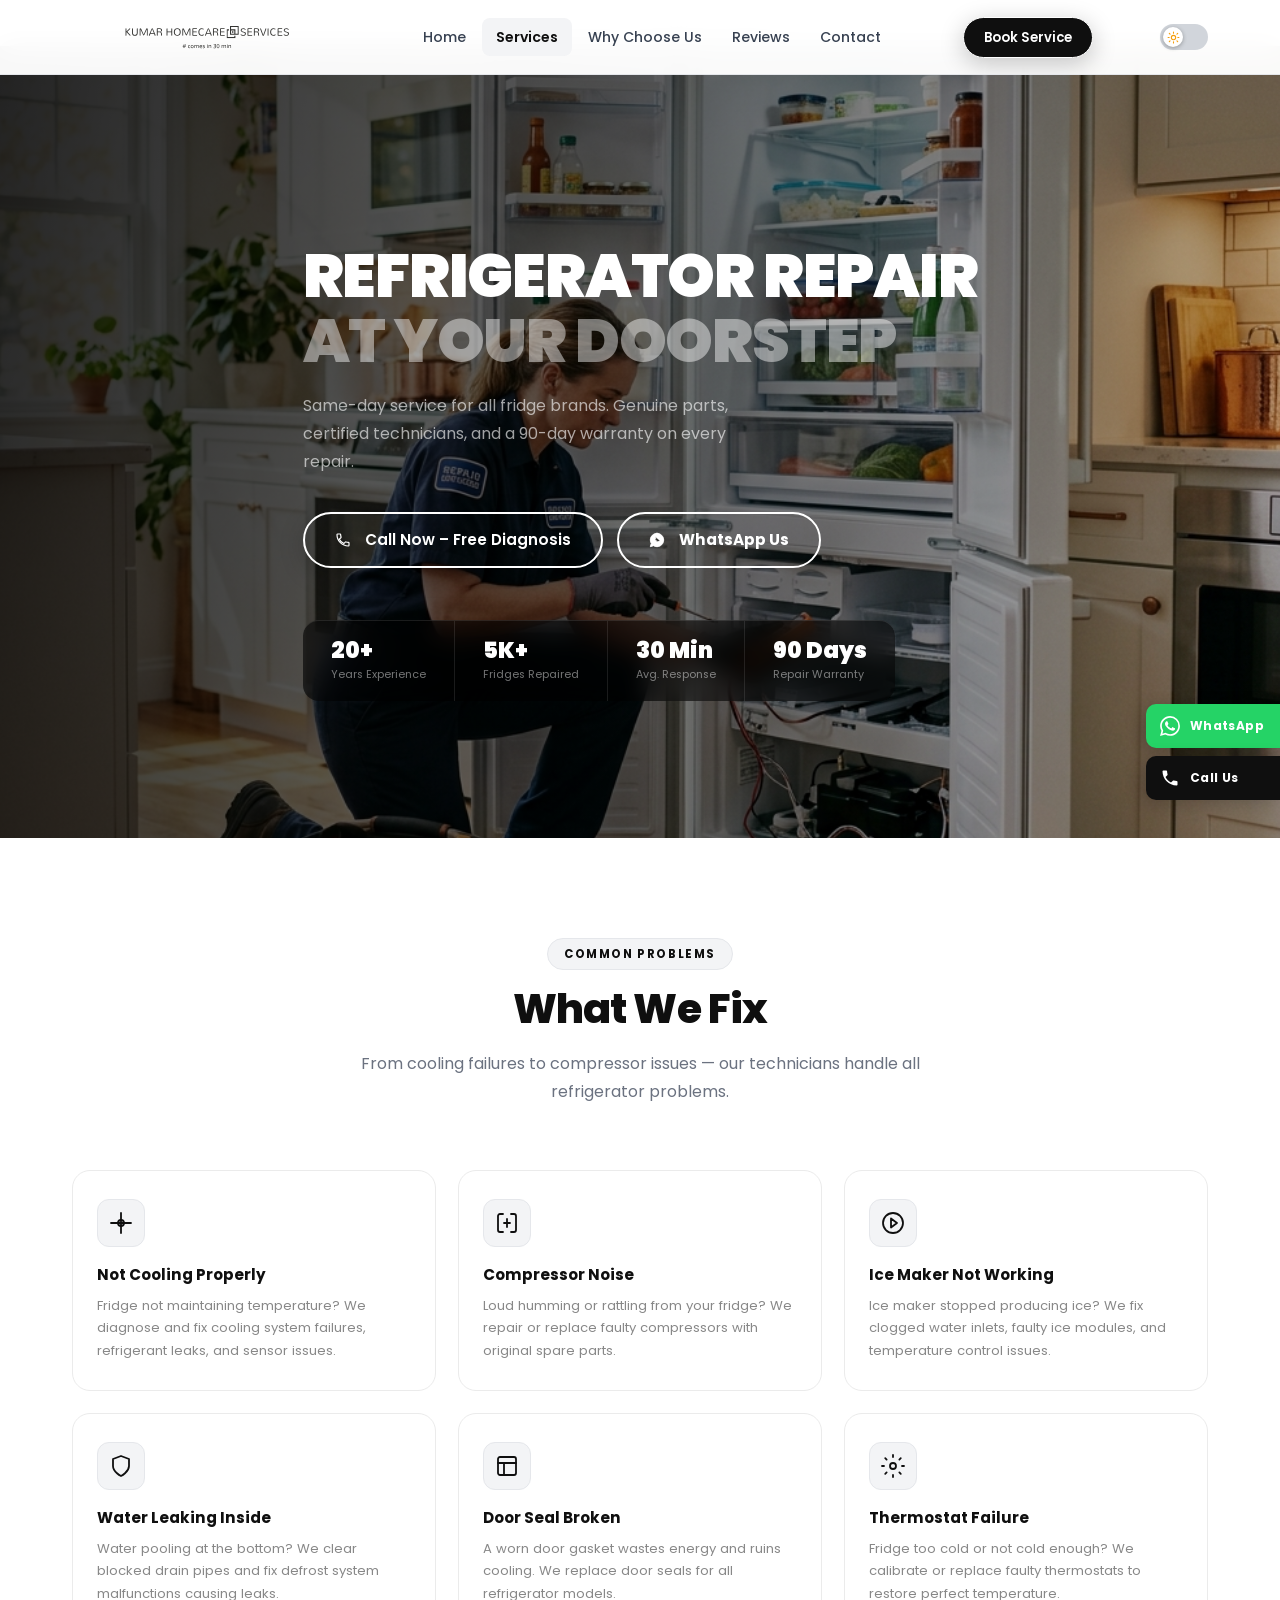
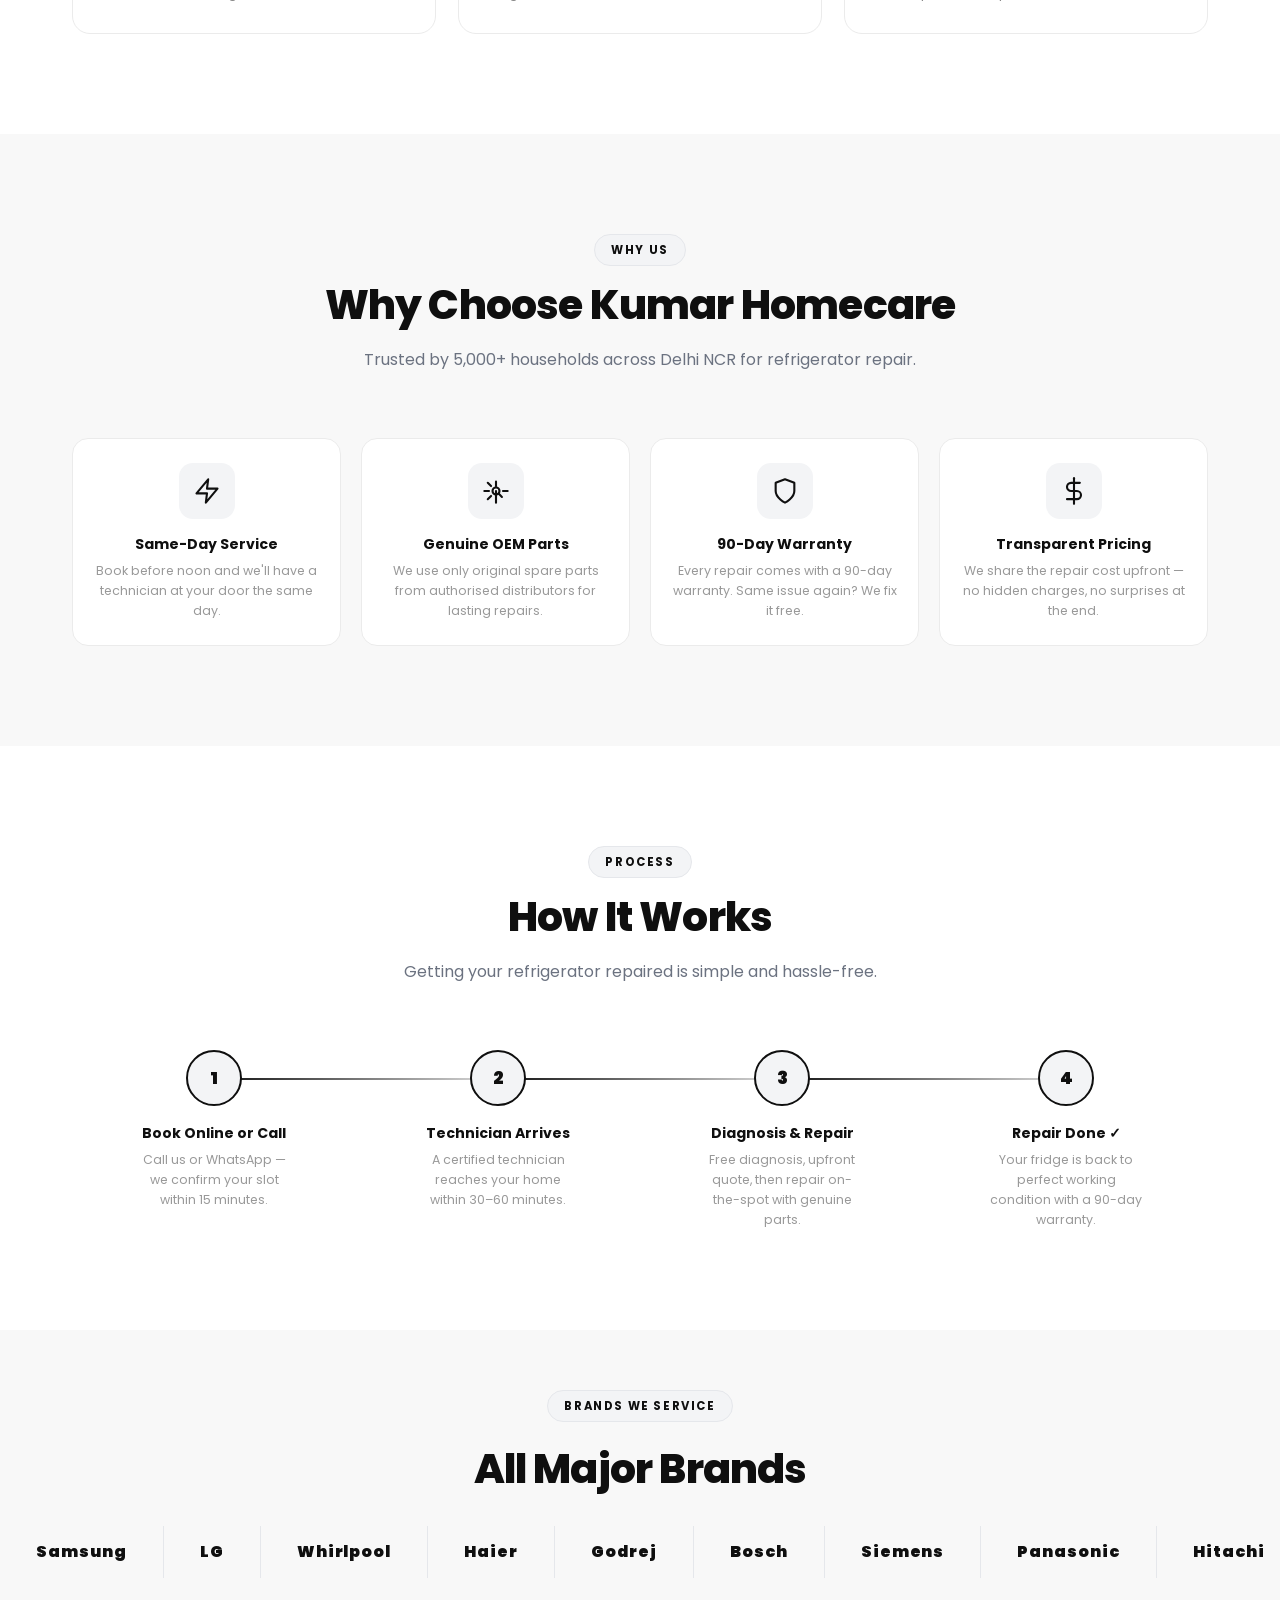
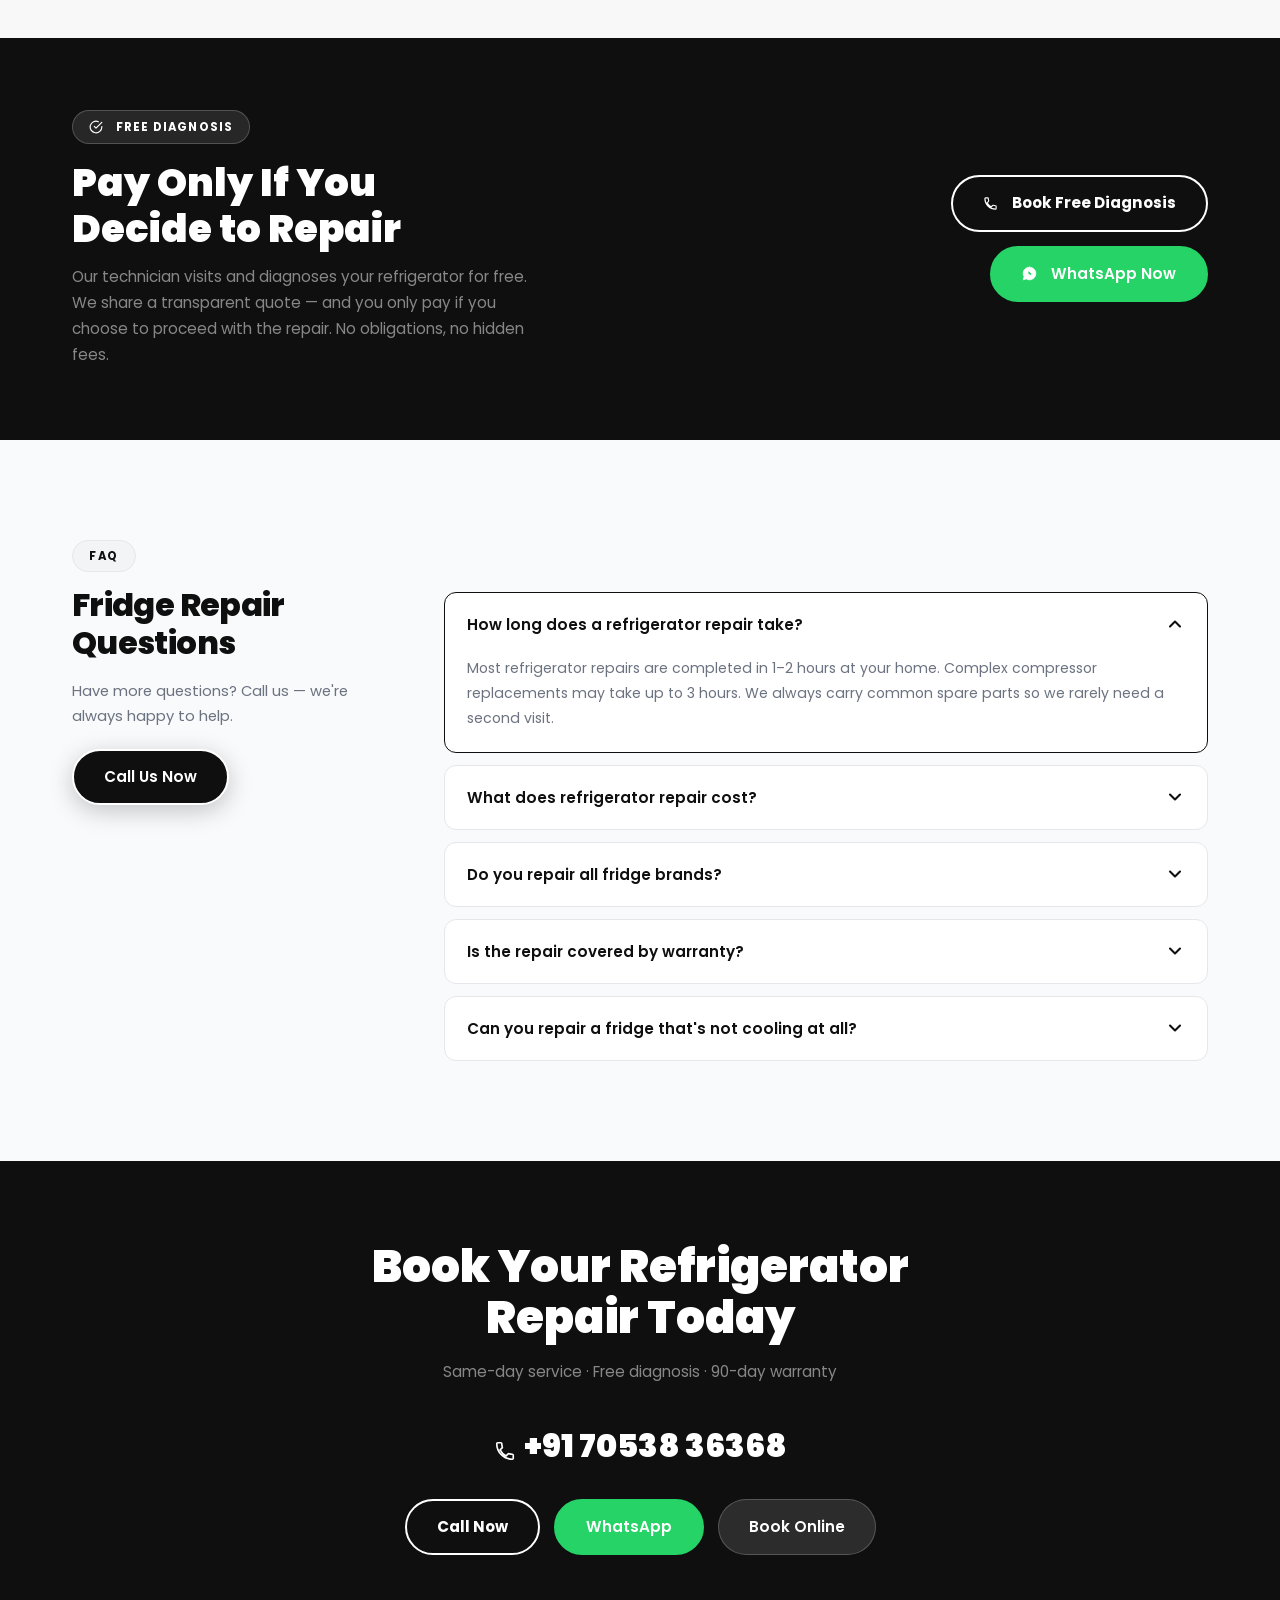
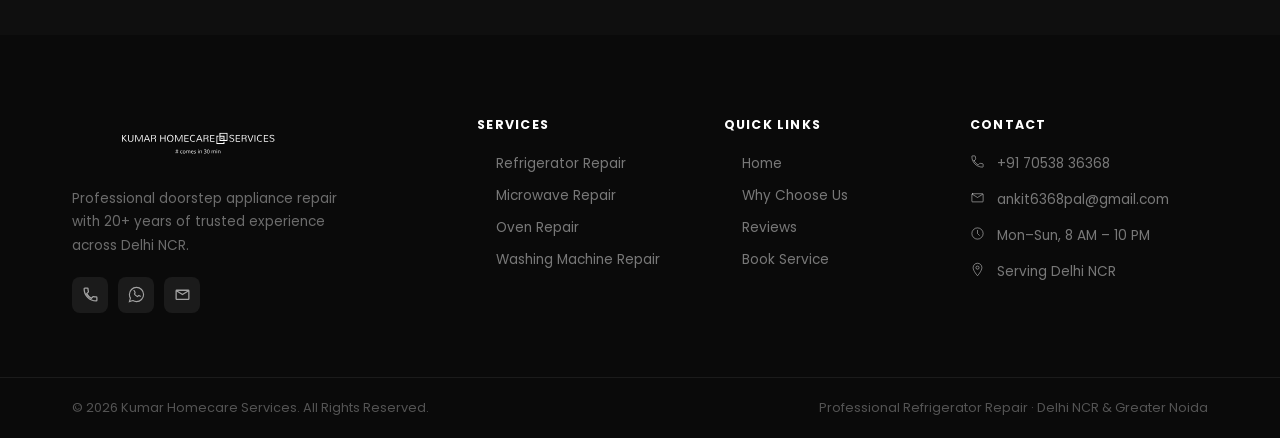
<file: fridge-repair.html>
<!DOCTYPE html>
<html lang="en">
<head>
  <meta charset="UTF-8"/>
  <meta name="viewport" content="width=device-width, initial-scale=1.0"/>
  <title>Refrigerator Repair at Doorstep – Kumar Homecare Services</title>
  <meta name="description" content="Expert refrigerator repair service at your doorstep in Delhi NCR & Greater Noida. Same-day service, genuine parts, 90-day warranty. Call +91 70538 36368."/>
  <link rel="preconnect" href="https://fonts.googleapis.com"/>
  <link rel="preconnect" href="https://fonts.gstatic.com" crossorigin/>
  <link href="https://fonts.googleapis.com/css2?family=Poppins:ital,wght@0,300;0,400;0,500;0,600;0,700;0,800;0,900;1,400&display=swap" rel="stylesheet"/>
  <link rel="stylesheet" href="style.css"/>
  <link rel="icon" type="image/x-icon" href="logo.png"/>
  <meta name="keywords" content="fridge repair, refrigerator repair, compressor repair, gas refill, fridge repair near me, fridge repair Noida, fridge repair Ghaziabad">
  <script>document.documentElement.setAttribute('data-theme', localStorage.getItem('theme') || 'light');</script>
  <!-- Google tag (gtag.js) -->
<script async src="https://www.googletagmanager.com/gtag/js?id=G-RBWQCLLZML"></script>
<script>
  window.dataLayer = window.dataLayer || [];
  function gtag(){dataLayer.push(arguments);}
  gtag('js', new Date());

  gtag('config', 'G-RBWQCLLZML');
</script>
  <style>
    /* ── Service Hero ── */
    .sp-hero{position:relative;min-height:88vh;display:flex;flex-direction:column;justify-content:center;overflow:hidden;}
    .sp-hero-bg{position:absolute;inset:0;background:url('fridge_repair.png') center center/cover no-repeat;transform:scale(1.04);transition:transform 8s ease;}
    .sp-hero-bg::after{content:'';position:absolute;inset:0;background:linear-gradient(105deg,rgba(0,0,0,0.88) 0%,rgba(0,0,0,0.5) 60%,rgba(0,0,0,0.2) 100%);}
    .sp-hero-content{position:relative;z-index:2;padding:140px 0 80px;}
    .sp-breadcrumb{display:flex;align-items:center;gap:8px;font-size:0.82rem;color:#888;background:#fff;border-bottom:1px solid #eee;padding:12px 0;}
    .sp-breadcrumb a{color:#888;text-decoration:none;transition:color .2s;}
    .sp-breadcrumb a:hover{color:#0f0f0f;}
    .sp-breadcrumb span{opacity:.4;}
    .sp-bc-current{color:#0f0f0f;font-weight:600;opacity:1;}
    .sp-eyebrow{display:inline-block;font-size:0.7rem;font-weight:700;letter-spacing:0.18em;color:rgba(255,255,255,0.6);text-transform:uppercase;background:rgba(255,255,255,0.08);border:1px solid rgba(255,255,255,0.15);padding:7px 16px;border-radius:50px;margin-bottom:20px;}
    .sp-headline{font-size:clamp(2rem,5vw,3.8rem);font-weight:900;color:#fff;line-height:1.08;letter-spacing:-0.02em;text-transform:uppercase;margin-bottom:18px;max-width:680px;}
    .sp-headline span{color:rgba(255,255,255,0.45);}
    .sp-sub{font-size:1rem;color:rgba(255,255,255,0.62);line-height:1.75;max-width:440px;margin-bottom:36px;}
    .sp-actions{display:flex;gap:14px;flex-wrap:wrap;}
    .sp-trust{display:flex;gap:0;margin-top:52px;background:rgba(0,0,0,0.55);backdrop-filter:blur(12px);border-top:1px solid rgba(255,255,255,0.1);border-radius:16px;overflow:hidden;width:fit-content;}
    .sp-trust-item{padding:18px 28px;display:flex;flex-direction:column;}
    .sp-trust-item+.sp-trust-item{border-left:1px solid rgba(255,255,255,0.1);}
    .sp-trust-num{font-size:1.4rem;font-weight:900;color:#fff;line-height:1;}
    .sp-trust-lbl{font-size:0.68rem;color:rgba(255,255,255,0.45);margin-top:4px;white-space:nowrap;}
    /* Breadcrumb */
    .breadcrumb{background:#f8f8f8;border-bottom:1px solid #e8e8e8;padding:14px 0;}
    .breadcrumb-inner{display:flex;align-items:center;gap:8px;font-size:0.82rem;color:#888;}
    .breadcrumb-inner a{color:#888;text-decoration:none;transition:color .2s;}
    .breadcrumb-inner a:hover{color:#0f0f0f;}
    .bc-sep{opacity:.4;}
    .bc-current{color:#0f0f0f;font-weight:600;}
    /* Issues grid */
    .issues-grid{display:grid;grid-template-columns:repeat(3,1fr);gap:22px;margin-top:52px;}
    .issue-card{background:#fff;border:1.5px solid #ebebeb;border-radius:18px;padding:28px 24px;transition:border-color .25s,box-shadow .25s,transform .25s;}
    .issue-card:hover{border-color:#0f0f0f;box-shadow:0 8px 32px rgba(0,0,0,0.1);transform:translateY(-4px);}
    .issue-icon{width:48px;height:48px;background:#f3f4f6;border-radius:12px;display:flex;align-items:center;justify-content:center;margin-bottom:16px;border:1.5px solid #e5e7eb;}
    .issue-icon svg{width:24px;height:24px;stroke:#0f0f0f;fill:none;stroke-width:1.8;stroke-linecap:round;stroke-linejoin:round;}
    .issue-card h4{font-size:0.95rem;font-weight:700;color:#0f0f0f;margin-bottom:8px;}
    .issue-card p{font-size:0.82rem;color:#888;line-height:1.7;}
    /* Feature bar */
    .feature-bar{display:grid;grid-template-columns:repeat(4,1fr);gap:20px;margin-top:52px;}
    .feature-card{background:#fff;border:1.5px solid #ebebeb;border-radius:16px;padding:24px 20px;text-align:center;transition:border-color .25s,box-shadow .25s;}
    .feature-card:hover{border-color:#0f0f0f;box-shadow:0 6px 24px rgba(0,0,0,0.08);}
    .feature-icon{width:56px;height:56px;background:#f3f4f6;border-radius:14px;display:flex;align-items:center;justify-content:center;margin:0 auto 14px;color:#0f0f0f;}
    .feature-card h4{font-size:0.88rem;font-weight:700;color:#0f0f0f;margin-bottom:6px;}
    .feature-card p{font-size:0.78rem;color:#999;line-height:1.6;}
    /* Steps */
    .steps-inline{display:flex;align-items:flex-start;gap:0;margin-top:52px;}
    .step-inline{flex:1;text-align:center;position:relative;}
    .step-inline+.step-inline::before{content:'';position:absolute;top:28px;left:-50%;width:100%;height:2px;background:linear-gradient(to right,#0f0f0f,#ddd);z-index:0;}
    .step-num{width:56px;height:56px;background:#f3f4f6;color:#0f0f0f;border-radius:50%;display:flex;align-items:center;justify-content:center;font-size:1.1rem;font-weight:900;margin:0 auto 16px;position:relative;z-index:1;border:2px solid #0f0f0f;}
    .step-inline h4{font-size:0.88rem;font-weight:700;color:#0f0f0f;margin-bottom:6px;}
    .step-inline p{font-size:0.78rem;color:#999;line-height:1.6;max-width:160px;margin:0 auto;}
    /* Pricing note */
    .price-section{background:#0f0f0f;padding:72px 0;}
    .price-inner{display:grid;grid-template-columns:1fr auto;gap:48px;align-items:center;}
    .price-badge{display:inline-flex;align-items:center;gap:8px;background:rgba(255,255,255,0.1);border:1px solid rgba(255,255,255,0.2);color:#fff;font-size:0.72rem;font-weight:700;letter-spacing:0.1em;padding:7px 16px;border-radius:50px;text-transform:uppercase;margin-bottom:16px;}
    .price-section h2{font-size:clamp(1.6rem,3vw,2.4rem);font-weight:900;color:#fff;line-height:1.2;margin-bottom:12px;}
    .price-section p{color:rgba(255,255,255,0.5);font-size:0.95rem;line-height:1.7;max-width:480px;}
    /* FAQ */
    .sp-faq{display:flex;flex-direction:column;gap:12px;margin-top:52px;}
    /* CTA bottom */
    .sp-cta{background:#0f0f0f;padding:80px 0;text-align:center;}
    .sp-cta h2{font-size:clamp(1.8rem,3.5vw,3rem);font-weight:900;color:#fff;margin-bottom:16px;line-height:1.15;}
    .sp-cta p{color:rgba(255,255,255,0.5);font-size:0.95rem;margin-bottom:36px;}
    .sp-cta-phone{font-size:clamp(1.4rem,3vw,2rem);font-weight:900;color:#fff;margin-bottom:28px;}
    .sp-cta-btns{display:flex;gap:14px;justify-content:center;flex-wrap:wrap;}
    /* Mobile */
    @media(max-width:768px){
      .sp-hero-content{padding:110px 20px 60px 20px;}
      .sp-headline{font-size:1.7rem;}
      .sp-sub{font-size:0.85rem;}
      .sp-actions{flex-direction:column;max-width:280px;}
      .sp-actions .btn{text-align:center;justify-content:center;}
      .sp-trust{flex-wrap:wrap;width:100%;}
      .sp-trust-item{flex:1;min-width:120px;padding:14px 16px;}
      .issues-grid{grid-template-columns:1fr 1fr;}
      .feature-bar{grid-template-columns:1fr 1fr;}
      .steps-inline{flex-direction:column;align-items:center;gap:28px;}
      .step-inline+.step-inline::before{display:none;}
      .price-inner{grid-template-columns:1fr;text-align:center;}
      .sp-cta-btns{flex-direction:column;align-items:center;}
    }
    @media(max-width:480px){
      .issues-grid{grid-template-columns:1fr;}
      .feature-bar{grid-template-columns:1fr;}
    }
    /* ── DARK MODE OVERRIDES ── */
    [data-theme="dark"] body { background:#0e1117; color:#e6edf3; }
    [data-theme="dark"] .sp-breadcrumb { background:#161b22; border-color:#30363d; }
    [data-theme="dark"] .sp-breadcrumb a,
    [data-theme="dark"] .sp-bc-current { color:#8b949e; }
    [data-theme="dark"] .sp-bc-current { color:#e6edf3; }
    [data-theme="dark"] section[style*="background:#fff"],
    [data-theme="dark"] section[style*="background: #fff"],
    [data-theme="dark"] section[style*="background:#f8f8f8"],
    [data-theme="dark"] section[style*="background: #f8f8f8"] { background:#0e1117 !important; }
    [data-theme="dark"] .issue-card { background:#161b22 !important; border-color:#30363d !important; }
    [data-theme="dark"] .issue-card h4 { color:#e6edf3 !important; }
    [data-theme="dark"] .issue-card p { color:#8b949e !important; }
    [data-theme="dark"] .issue-icon { background:#000000 !important; border-color:#ffffff !important; }
    [data-theme="dark"] .issue-icon svg { stroke:#ffffff !important; }
    [data-theme="dark"] .feature-card { background:#161b22 !important; border-color:#30363d !important; }
    [data-theme="dark"] .feature-card h4 { color:#e6edf3 !important; }
    [data-theme="dark"] .feature-card p { color:#8b949e !important; }
    [data-theme="dark"] .feature-icon { background:#000000 !important; color:#ffffff !important; border:1.5px solid #ffffff !important; }
    [data-theme="dark"] .feature-icon svg { stroke:#ffffff !important; color:#ffffff !important; }
    [data-theme="dark"] .feature-icon svg path,
    [data-theme="dark"] .feature-icon svg line,
    [data-theme="dark"] .feature-icon svg circle { stroke:#ffffff !important; }
    [data-theme="dark"] .step-inline h4 { color:#e6edf3 !important; }
    [data-theme="dark"] .step-inline p { color:#8b949e !important; }
    [data-theme="dark"] .step-num { background:#000000 !important; color:#ffffff !important; border-color:#ffffff !important; }
    [data-theme="dark"] .step-inline+.step-inline::before { background:linear-gradient(to right,#ffffff,#30363d) !important; }
    [data-theme="dark"] .faq-item { background:#161b22 !important; border-color:#30363d !important; }
    [data-theme="dark"] .faq-question { color:#e6edf3 !important; }
    [data-theme="dark"] .faq-answer { color:#8b949e !important; }
    [data-theme="dark"] .section-title { color:#e6edf3 !important; }
    [data-theme="dark"] .section-desc { color:#8b949e !important; }
    [data-theme="dark"] .section-tag { color:#8b949e !important; }
  </style>
</head>
<body>

  <!-- LOADER -->
  <div class="page-loader" id="pageLoader">
    <div class="loader-logo"><img src="logo.svg" alt="Kumar Homecare Services" class="loader-img"></div>
    <div class="loader-spinner"></div>
  </div>

  <div id="scrollProgress" class="scroll-progress-bar"></div>

  <!-- FLOATING BUTTONS -->
  <div class="float-btns">
    <a href="https://wa.me/917053836368?text=Hi%2C%20I%20need%20appliance%20repair%20service.%20Please%20help%20me." target="_blank" class="float-btn float-wa" aria-label="WhatsApp">
      <svg viewBox="0 0 24 24" fill="currentColor"><path d="M17.472 14.382c-.297-.149-1.758-.867-2.03-.967-.273-.099-.471-.148-.67.15-.197.297-.767.966-.94 1.164-.173.199-.347.223-.644.075-.297-.15-1.255-.463-2.39-1.475-.883-.788-1.48-1.761-1.653-2.059-.173-.297-.018-.458.13-.606.134-.133.298-.347.446-.52.149-.174.198-.298.298-.497.099-.198.05-.371-.025-.52-.075-.149-.669-1.612-.916-2.207-.242-.579-.487-.5-.669-.51-.173-.008-.371-.01-.57-.01-.198 0-.52.074-.792.372-.272.297-1.04 1.016-1.04 2.479 0 1.462 1.065 2.875 1.213 3.074.149.198 2.096 3.2 5.077 4.487.709.306 1.262.489 1.694.625.712.227 1.36.195 1.871.118.571-.085 1.758-.719 2.006-1.413.248-.694.248-1.289.173-1.413-.074-.124-.272-.198-.57-.347m-5.421 7.403h-.004a9.87 9.87 0 01-5.031-1.378l-.361-.214-3.741.982.998-3.648-.235-.374a9.86 9.86 0 01-1.51-5.26c.001-5.45 4.436-9.884 9.888-9.884 2.64 0 5.122 1.03 6.988 2.898a9.825 9.825 0 012.893 6.994c-.003 5.45-4.437 9.884-9.885 9.884m8.413-18.297A11.815 11.815 0 0012.05 0C5.495 0 .16 5.335.157 11.892c0 2.096.547 4.142 1.588 5.945L.057 24l6.305-1.654a11.882 11.882 0 005.683 1.448h.005c6.554 0 11.89-5.335 11.893-11.893a11.821 11.821 0 00-3.48-8.413Z"/></svg>
      <span class="float-btn-label">WhatsApp</span>
    </a>
    <a href="tel:+917053836368" class="float-btn float-call" aria-label="Call Us">
      <svg viewBox="0 0 24 24" fill="currentColor"><path d="M6.62 10.79c1.44 2.83 3.76 5.14 6.59 6.59l2.2-2.2c.27-.27.67-.36 1.02-.24 1.12.37 2.33.57 3.57.57.55 0 1 .45 1 1V20c0 .55-.45 1-1 1-9.39 0-17-7.61-17-17 0-.55.45-1 1-1h3.5c.55 0 1 .45 1 1 0 1.25.2 2.45.57 3.57.11.35.03.74-.25 1.02l-2.2 2.2z"/></svg>
      <span class="float-btn-label">Call Us</span>
    </a>
  </div>

  <!-- NAVBAR -->
  <header class="navbar" id="navbar">
    <div class="nav-inner">
      <a href="index.html" class="logo" aria-label="Kumar Homecare Services">
        <img src="logo.svg" alt="Kumar Homecare Services Logo" class="logo-img">
      </a>
      <nav class="nav-links" id="navLinks">
        <a href="index.html" class="nav-link">Home</a>
        <a href="index.html#services" class="nav-link active">Services</a>
        <a href="index.html#why-us" class="nav-link">Why Choose Us</a>
        <a href="index.html#reviews" class="nav-link">Reviews</a>
        <a href="index.html#contact" class="nav-link">Contact</a>
      </nav>
      <a href="index.html#contact" class="btn btn-primary nav-cta">Book Service</a>
      <button class="theme-toggle" id="themeToggle" aria-label="Toggle dark mode">
        <span class="theme-toggle-track">
          <span class="theme-toggle-thumb">
            <svg class="icon-sun" viewBox="0 0 24 24" fill="none" width="13" height="13"><circle cx="12" cy="12" r="4" stroke="currentColor" stroke-width="2"/><path d="M12 2v2M12 20v2M4.22 4.22l1.42 1.42M18.36 18.36l1.42 1.42M2 12h2M20 12h2M4.22 19.78l1.42-1.42M18.36 5.64l1.42-1.42" stroke="currentColor" stroke-width="2" stroke-linecap="round"/></svg>
            <svg class="icon-moon" viewBox="0 0 24 24" fill="none" width="13" height="13"><path d="M21 12.79A9 9 0 1111.21 3a7 7 0 009.79 9.79z" stroke="currentColor" stroke-width="2" stroke-linecap="round" stroke-linejoin="round"/></svg>
          </span>
        </span>
      </button>
      <button class="hamburger" id="hamburger" aria-label="Toggle Menu" aria-expanded="false">
        <span></span><span></span><span></span>
      </button>
    </div>
  </header>
  <div class="mobile-menu" id="mobileMenu">
    <a href="index.html" class="mobile-link">Home</a>
    <a href="index.html#services" class="mobile-link">Services</a>
    <a href="index.html#why-us" class="mobile-link">Why Choose Us</a>
    <a href="index.html#reviews" class="mobile-link">Reviews</a>
    <a href="index.html#contact" class="mobile-link">Contact</a>
    <a href="index.html#contact" class="btn btn-primary mobile-cta">Book Service</a>
  </div>

  <!-- BREADCRUMB BAR -->
  <div class="sp-breadcrumb">
    <div class="container-wide" style="display:flex;align-items:center;gap:8px;">
      <a href="index.html">Home</a><span>›</span>
      <a href="index.html#services">Services</a><span>›</span>
      <span class="sp-bc-current">Refrigerator Repair</span>
    </div>
  </div>

  <!-- HERO -->
  <section class="sp-hero">
    <div class="sp-hero-bg" id="spHeroBg"></div>
    <div class="container-wide sp-hero-content">
      <!-- <span class="sp-eyebrow"><svg viewBox="0 0 24 24" fill="none" width="13" height="13" style="display:inline;vertical-align:-1px;margin-right:6px"><path d="M14.7 6.3a1 1 0 000 1.4l1.6 1.6a1 1 0 001.4 0l3.77-3.77a6 6 0 01-7.94 7.94l-6.91 6.91a2.12 2.12 0 01-3-3l6.91-6.91a6 6 0 017.94-7.94l-3.76 3.76z" stroke="currentColor" stroke-width="1.8" stroke-linecap="round" stroke-linejoin="round"/></svg>Expert Repair &middot; Delhi NCR &amp; Greater Noida</span> -->
      <h1 class="sp-headline">Refrigerator Repair<br><span>At Your Doorstep</span></h1>
      <p class="sp-sub">Same-day service for all fridge brands. Genuine parts, certified technicians, and a 90-day warranty on every repair.</p>
      <div class="sp-actions">
        <a href="tel:+917053836368" style="background:transparent;color:#fff;border-color:#fff;" class="btn btn-primary"><svg viewBox="0 0 24 24" fill="none" width="16" height="16" style="display:inline;vertical-align:-3px;margin-right:6px"><path d="M6.62 10.79c1.44 2.83 3.76 5.14 6.59 6.59l2.2-2.2c.27-.27.67-.36 1.02-.24 1.12.37 2.33.57 3.57.57.55 0 1 .45 1 1V20c0 .55-.45 1-1 1-9.39 0-17-7.61-17-17 0-.55.45-1 1-1h3.5c.55 0 1 .45 1 1 0 1.25.2 2.45.57 3.57.11.35.03.74-.25 1.02l-2.2 2.2z" stroke="currentColor" stroke-width="1.8" stroke-linecap="round"/></svg>Call Now &ndash; Free Diagnosis</a>
        <a href="https://wa.me/917053836368?text=Hi%2C%20I%20need%20appliance%20repair%20service.%20Please%20help%20me." target="_blank" style="background:transparent;color:#fff;border-color:#fff;" class="btn btn-white"><svg viewBox="0 0 24 24" fill="currentColor" width="16" height="16" style="display:inline;vertical-align:-3px;margin-right:6px"><path d="M17.472 14.382c-.297-.149-1.758-.867-2.03-.967-.273-.099-.471-.148-.67.15-.197.297-.767.966-.94 1.164-.173.199-.347.223-.644.075-.297-.15-1.255-.463-2.39-1.475-.883-.788-1.48-1.761-1.653-2.059-.173-.297-.018-.458.13-.606.134-.133.298-.347.446-.52.149-.174.198-.298.298-.497.099-.198.05-.371-.025-.52-.075-.149-.669-1.612-.916-2.207-.242-.579-.487-.5-.669-.51M12 2C6.477 2 2 6.477 2 12c0 1.89.525 3.66 1.438 5.168L2 22l4.832-1.438A9.96 9.96 0 0012 22c5.523 0 10-4.477 10-10S17.523 2 12 2z" stroke="currentColor" stroke-width="1.4" stroke-linecap="round"/></svg>WhatsApp Us</a>
      </div>
      <div class="sp-trust">
        <div class="sp-trust-item"><span class="sp-trust-num">20+</span><span class="sp-trust-lbl">Years Experience</span></div>
        <div class="sp-trust-item"><span class="sp-trust-num">5K+</span><span class="sp-trust-lbl">Fridges Repaired</span></div>
        <div class="sp-trust-item"><span class="sp-trust-num">30 Min</span><span class="sp-trust-lbl">Avg. Response</span></div>
        <div class="sp-trust-item"><span class="sp-trust-num">90 Days</span><span class="sp-trust-lbl">Repair Warranty</span></div>
      </div>
    </div>
  </section>

  <main>
    <!-- WHAT WE FIX -->
    <section class="section" style="background:#fff;">
      <div class="container-wide">
        <div class="section-header reveal">
          <span class="section-tag">COMMON PROBLEMS</span>
          <h2 class="section-title">What We <span class="accent">Fix</span></h2>
          <p class="section-desc">From cooling failures to compressor issues — our technicians handle all refrigerator problems.</p>
        </div>
        <div class="issues-grid reveal">
          <div class="issue-card">
            <div class="issue-icon"><svg viewBox="0 0 24 24"><path d="M12 2v20M2 12h20"/><circle cx="12" cy="12" r="3"/></svg></div>
            <h4>Not Cooling Properly</h4>
            <p>Fridge not maintaining temperature? We diagnose and fix cooling system failures, refrigerant leaks, and sensor issues.</p>
          </div>
          <div class="issue-card">
            <div class="issue-icon"><svg viewBox="0 0 24 24"><path d="M8 3H5a2 2 0 00-2 2v14a2 2 0 002 2h3M16 3h3a2 2 0 012 2v14a2 2 0 01-2 2h-3M12 8v8M9 12h6"/></svg></div>
            <h4>Compressor Noise</h4>
            <p>Loud humming or rattling from your fridge? We repair or replace faulty compressors with original spare parts.</p>
          </div>
          <div class="issue-card">
            <div class="issue-icon"><svg viewBox="0 0 24 24"><path d="M12 2C6.48 2 2 6.48 2 12s4.48 10 10 10 10-4.48 10-10S17.52 2 12 2zm-2 14.5v-9l6 4.5-6 4.5z"/></svg></div>
            <h4>Ice Maker Not Working</h4>
            <p>Ice maker stopped producing ice? We fix clogged water inlets, faulty ice modules, and temperature control issues.</p>
          </div>
          <div class="issue-card">
            <div class="issue-icon"><svg viewBox="0 0 24 24"><path d="M12 22s8-4 8-10V5l-8-3-8 3v7c0 6 8 10 8 10z"/></svg></div>
            <h4>Water Leaking Inside</h4>
            <p>Water pooling at the bottom? We clear blocked drain pipes and fix defrost system malfunctions causing leaks.</p>
          </div>
          <div class="issue-card">
            <div class="issue-icon"><svg viewBox="0 0 24 24"><rect x="3" y="3" width="18" height="18" rx="2"/><path d="M3 9h18M9 21V9"/></svg></div>
            <h4>Door Seal Broken</h4>
            <p>A worn door gasket wastes energy and ruins cooling. We replace door seals for all refrigerator models.</p>
          </div>
          <div class="issue-card">
            <div class="issue-icon"><svg viewBox="0 0 24 24"><circle cx="12" cy="12" r="3"/><path d="M12 1v2M12 21v2M4.22 4.22l1.42 1.42M18.36 18.36l1.42 1.42M1 12h2M21 12h2M4.22 19.78l1.42-1.42M18.36 5.64l1.42-1.42"/></svg></div>
            <h4>Thermostat Failure</h4>
            <p>Fridge too cold or not cold enough? We calibrate or replace faulty thermostats to restore perfect temperature.</p>
          </div>
        </div>
      </div>
    </section>

    <!-- WHY CHOOSE US -->
    <section class="section" style="background:#f8f8f8;">
      <div class="container-wide">
        <div class="section-header reveal">
          <span class="section-tag">WHY US</span>
          <h2 class="section-title">Why Choose <span class="accent">Kumar Homecare</span></h2>
          <p class="section-desc">Trusted by 5,000+ households across Delhi NCR for refrigerator repair.</p>
        </div>
        <div class="feature-bar reveal">
          <div class="feature-card">
            <div class="feature-icon"><svg viewBox="0 0 24 24" fill="none" width="28" height="28"><path d="M13 2L3 14h9l-1 8 10-12h-9l1-8z" stroke="currentColor" stroke-width="1.8" stroke-linecap="round" stroke-linejoin="round"/></svg></div>
            <h4>Same-Day Service</h4>
            <p>Book before noon and we'll have a technician at your door the same day.</p>
          </div>
          <div class="feature-card">
            <div class="feature-icon"><svg viewBox="0 0 24 24" fill="none" width="28" height="28"><path d="M12 22V12m0-8v4M4.93 4.93l2.83 2.83M14.24 14.24l2.83 2.83M2 12h4M18 12h4M4.93 19.07l2.83-2.83" stroke="currentColor" stroke-width="1.8" stroke-linecap="round"/><circle cx="12" cy="12" r="3" stroke="currentColor" stroke-width="1.8"/></svg></div>
            <h4>Genuine OEM Parts</h4>
            <p>We use only original spare parts from authorised distributors for lasting repairs.</p>
          </div>
          <div class="feature-card">
            <div class="feature-icon"><svg viewBox="0 0 24 24" fill="none" width="28" height="28"><path d="M12 22s8-4 8-10V5l-8-3-8 3v7c0 6 8 10 8 10z" stroke="currentColor" stroke-width="1.8" stroke-linecap="round" stroke-linejoin="round"/></svg></div>
            <h4>90-Day Warranty</h4>
            <p>Every repair comes with a 90-day warranty. Same issue again? We fix it free.</p>
          </div>
          <div class="feature-card">
            <div class="feature-icon"><svg viewBox="0 0 24 24" fill="none" width="28" height="28"><line x1="12" y1="1" x2="12" y2="23" stroke="currentColor" stroke-width="1.8" stroke-linecap="round"/><path d="M17 5H9.5a3.5 3.5 0 000 7h5a3.5 3.5 0 010 7H6" stroke="currentColor" stroke-width="1.8" stroke-linecap="round"/></svg></div>
            <h4>Transparent Pricing</h4>
            <p>We share the repair cost upfront — no hidden charges, no surprises at the end.</p>
          </div>
        </div>
      </div>
    </section>

    <!-- HOW IT WORKS -->
    <section class="section" style="background:#fff;">
      <div class="container-wide">
        <div class="section-header reveal">
          <span class="section-tag">PROCESS</span>
          <h2 class="section-title">How It <span class="accent">Works</span></h2>
          <p class="section-desc">Getting your refrigerator repaired is simple and hassle-free.</p>
        </div>
        <div class="steps-inline reveal">
          <div class="step-inline">
            <div class="step-num">1</div>
            <h4>Book Online or Call</h4>
            <p>Call us or WhatsApp — we confirm your slot within 15 minutes.</p>
          </div>
          <div class="step-inline">
            <div class="step-num">2</div>
            <h4>Technician Arrives</h4>
            <p>A certified technician reaches your home within 30–60 minutes.</p>
          </div>
          <div class="step-inline">
            <div class="step-num">3</div>
            <h4>Diagnosis & Repair</h4>
            <p>Free diagnosis, upfront quote, then repair on-the-spot with genuine parts.</p>
          </div>
          <div class="step-inline">
            <div class="step-num">4</div>
            <h4>Repair Done ✓</h4>
            <p>Your fridge is back to perfect working condition with a 90-day warranty.</p>
          </div>
        </div>
      </div>
    </section>

    <!-- BRANDS -->
    <section style="background:#f8f8f8;padding:60px 0;overflow:hidden;">
      <div class="container-wide" style="text-align:center;margin-bottom:32px;">
        <span class="section-tag">BRANDS WE SERVICE</span>
        <h2 class="section-title" style="margin-top:8px;">All Major <span class="accent">Brands</span></h2>
      </div>
      <div class="brand-slider-wrap">
        <div class="brand-track">
          <div class="brand-slide"><span class="brand-name">Samsung</span></div>
          <div class="brand-slide"><span class="brand-name">LG</span></div>
          <div class="brand-slide"><span class="brand-name">Whirlpool</span></div>
          <div class="brand-slide"><span class="brand-name">Haier</span></div>
          <div class="brand-slide"><span class="brand-name">Godrej</span></div>
          <div class="brand-slide"><span class="brand-name">Bosch</span></div>
          <div class="brand-slide"><span class="brand-name">Siemens</span></div>
          <div class="brand-slide"><span class="brand-name">Panasonic</span></div>
          <div class="brand-slide"><span class="brand-name">Hitachi</span></div>
          <div class="brand-slide"><span class="brand-name">Electrolux</span></div>
          <div class="brand-slide"><span class="brand-name">Voltas</span></div>
          <div class="brand-slide"><span class="brand-name">IFB</span></div>
          <!-- duplicate -->
          <div class="brand-slide"><span class="brand-name">Samsung</span></div>
          <div class="brand-slide"><span class="brand-name">LG</span></div>
          <div class="brand-slide"><span class="brand-name">Whirlpool</span></div>
          <div class="brand-slide"><span class="brand-name">Haier</span></div>
          <div class="brand-slide"><span class="brand-name">Godrej</span></div>
          <div class="brand-slide"><span class="brand-name">Bosch</span></div>
          <div class="brand-slide"><span class="brand-name">Siemens</span></div>
          <div class="brand-slide"><span class="brand-name">Panasonic</span></div>
          <div class="brand-slide"><span class="brand-name">Hitachi</span></div>
          <div class="brand-slide"><span class="brand-name">Electrolux</span></div>
          <div class="brand-slide"><span class="brand-name">Voltas</span></div>
          <div class="brand-slide"><span class="brand-name">IFB</span></div>
        </div>
      </div>
    </section>

    <!-- PRICING NOTE -->
    <section class="price-section">
      <div class="container-wide">
        <div class="price-inner">
          <div>
            <div class="price-badge"><svg viewBox="0 0 24 24" fill="none" width="14" height="14" style="display:inline;vertical-align:-2px;margin-right:5px"><path d="M22 11.08V12a10 10 0 11-5.93-9.14" stroke="currentColor" stroke-width="2" stroke-linecap="round" stroke-linejoin="round"/><polyline points="22 4 12 14.01 9 11.01" stroke="currentColor" stroke-width="2" stroke-linecap="round" stroke-linejoin="round"/></svg>Free Diagnosis</div>
            <h2>Pay Only If You<br>Decide to Repair</h2>
            <p>Our technician visits and diagnoses your refrigerator for free. We share a transparent quote — and you only pay if you choose to proceed with the repair. No obligations, no hidden fees.</p>
          </div>
          <div style="display:flex;flex-direction:column;gap:14px;align-items:flex-end;">
            <a href="tel:+917053836368" class="btn btn-white"><svg viewBox="0 0 24 24" fill="none" width="15" height="15" style="display:inline;vertical-align:-2px;margin-right:6px"><path d="M6.62 10.79c1.44 2.83 3.76 5.14 6.59 6.59l2.2-2.2c.27-.27.67-.36 1.02-.24 1.12.37 2.33.57 3.57.57.55 0 1 .45 1 1V20c0 .55-.45 1-1 1-9.39 0-17-7.61-17-17 0-.55.45-1 1-1h3.5c.55 0 1 .45 1 1 0 1.25.2 2.45.57 3.57.11.35.03.74-.25 1.02l-2.2 2.2z" stroke="currentColor" stroke-width="1.8" stroke-linecap="round"/></svg>Book Free Diagnosis</a>
            <a href="https://wa.me/917053836368?text=Hi%2C%20I%20need%20appliance%20repair%20service.%20Please%20help%20me." target="_blank" class="btn btn-wa"><svg viewBox="0 0 24 24" fill="currentColor" width="15" height="15" style="display:inline;vertical-align:-2px;margin-right:6px"><path d="M17.472 14.382c-.297-.149-1.758-.867-2.03-.967-.273-.099-.471-.148-.67.15-.197.297-.767.966-.94 1.164-.173.199-.347.223-.644.075-.297-.15-1.255-.463-2.39-1.475-.883-.788-1.48-1.761-1.653-2.059-.173-.297-.018-.458.13-.606.134-.133.298-.347.446-.52.149-.174.198-.298.298-.497.099-.198.05-.371-.025-.52-.075-.149-.669-1.612-.916-2.207-.242-.579-.487-.5-.669-.51M12 2C6.477 2 2 6.477 2 12c0 1.89.525 3.66 1.438 5.168L2 22l4.832-1.438A9.96 9.96 0 0012 22c5.523 0 10-4.477 10-10S17.523 2 12 2z" stroke="currentColor" stroke-width="1.4" stroke-linecap="round"/></svg>WhatsApp Now</a>
          </div>
        </div>
      </div>
    </section>

    <!-- FAQ -->
    <section class="section faq-section">
      <div class="container-wide">
        <div class="faq-layout">
          <div class="faq-left reveal">
            <span class="section-tag">FAQ</span>
            <h2 class="section-title">Fridge Repair<br><span class="accent">Questions</span></h2>
            <p>Have more questions? Call us — we're always happy to help.</p>
            <a href="tel:+917053836368" class="btn btn-primary" style="margin-top:20px">Call Us Now</a>
          </div>
          <div class="faq-right reveal reveal-delay sp-faq">
            <div class="faq-item"><button class="faq-q" aria-expanded="false"><span>How long does a refrigerator repair take?</span><svg class="faq-arrow" viewBox="0 0 24 24" fill="none" width="20" height="20"><path d="M6 9l6 6 6-6" stroke="#0f0f0f" stroke-width="2.5" stroke-linecap="round" stroke-linejoin="round"/></svg></button><div class="faq-ans"><p>Most refrigerator repairs are completed in 1–2 hours at your home. Complex compressor replacements may take up to 3 hours. We always carry common spare parts so we rarely need a second visit.</p></div></div>
            <div class="faq-item"><button class="faq-q" aria-expanded="false"><span>What does refrigerator repair cost?</span><svg class="faq-arrow" viewBox="0 0 24 24" fill="none" width="20" height="20"><path d="M6 9l6 6 6-6" stroke="#0f0f0f" stroke-width="2.5" stroke-linecap="round" stroke-linejoin="round"/></svg></button><div class="faq-ans"><p>Repair costs depend on the issue and parts needed. Diagnosis is always free. We provide a full quote before starting any work — typically repairs range from ₹500 to ₹3,500.</p></div></div>
            <div class="faq-item"><button class="faq-q" aria-expanded="false"><span>Do you repair all fridge brands?</span><svg class="faq-arrow" viewBox="0 0 24 24" fill="none" width="20" height="20"><path d="M6 9l6 6 6-6" stroke="#0f0f0f" stroke-width="2.5" stroke-linecap="round" stroke-linejoin="round"/></svg></button><div class="faq-ans"><p>Yes! We repair Samsung, LG, Whirlpool, Haier, Godrej, Bosch, Siemens, Panasonic, Hitachi, IFB, Electrolux, Voltas, and many more brands.</p></div></div>
            <div class="faq-item"><button class="faq-q" aria-expanded="false"><span>Is the repair covered by warranty?</span><svg class="faq-arrow" viewBox="0 0 24 24" fill="none" width="20" height="20"><path d="M6 9l6 6 6-6" stroke="#0f0f0f" stroke-width="2.5" stroke-linecap="round" stroke-linejoin="round"/></svg></button><div class="faq-ans"><p>Absolutely. Every repair we perform comes with a 90-day service warranty. If the same fault reoccurs within 90 days, we fix it at no extra charge.</p></div></div>
            <div class="faq-item"><button class="faq-q" aria-expanded="false"><span>Can you repair a fridge that's not cooling at all?</span><svg class="faq-arrow" viewBox="0 0 24 24" fill="none" width="20" height="20"><path d="M6 9l6 6 6-6" stroke="#0f0f0f" stroke-width="2.5" stroke-linecap="round" stroke-linejoin="round"/></svg></button><div class="faq-ans"><p>Yes, complete cooling failure is one of the most common issues we fix. It's usually caused by a faulty compressor, gas leak, or thermostat failure — all of which we diagnose and repair at your home.</p></div></div>
          </div>
        </div>
      </div>
    </section>

    <!-- BOTTOM CTA -->
    <section class="sp-cta">
      <div class="container-wide">
        <h2>Book Your Refrigerator<br>Repair Today</h2>
        <p>Same-day service · Free diagnosis · 90-day warranty</p>
        <div class="sp-cta-phone"><svg viewBox="0 0 24 24" fill="none" width="22" height="22" style="display:inline;vertical-align:-5px;margin-right:8px"><path d="M6.62 10.79c1.44 2.83 3.76 5.14 6.59 6.59l2.2-2.2c.27-.27.67-.36 1.02-.24 1.12.37 2.33.57 3.57.57.55 0 1 .45 1 1V20c0 .55-.45 1-1 1-9.39 0-17-7.61-17-17 0-.55.45-1 1-1h3.5c.55 0 1 .45 1 1 0 1.25.2 2.45.57 3.57.11.35.03.74-.25 1.02l-2.2 2.2z" stroke="currentColor" stroke-width="1.8" stroke-linecap="round"/></svg>+91 70538 36368</div>
        <div class="sp-cta-btns">
          <a href="tel:+917053836368" class="btn btn-white">Call Now</a>
          <a href="https://wa.me/917053836368?text=Hi%2C%20I%20need%20appliance%20repair%20service.%20Please%20help%20me." target="_blank" class="btn btn-wa">WhatsApp</a>
          <a href="index.html#contact" class="btn" style="background:rgba(255,255,255,0.12);color:#fff;border:1.5px solid rgba(255,255,255,0.2);">Book Online</a>
        </div>
      </div>
    </section>
  </main>

  <!-- FOOTER -->
  <footer class="footer" id="footer">
    <div class="container-wide footer-top">
      <div class="footer-brand-col">
        <div class="logo footer-logo">
          <img src="logo.svg" alt="Kumar Homecare Services" class="logo-img footer-logo-img">
        </div>
        <p class="footer-tagline">Professional doorstep appliance repair with 20+ years of trusted experience across Delhi NCR.</p>
        <div class="footer-social">
          <a href="tel:+917053836368" class="social-btn" aria-label="Call"><svg viewBox="0 0 24 24" fill="none" width="17" height="17"><path d="M6.62 10.79c1.44 2.83 3.76 5.14 6.59 6.59l2.2-2.2c.27-.27.67-.36 1.02-.24 1.12.37 2.33.57 3.57.57.55 0 1 .45 1 1V20c0 .55-.45 1-1 1-9.39 0-17-7.61-17-17 0-.55.45-1 1-1h3.5c.55 0 1 .45 1 1 0 1.25.2 2.45.57 3.57.11.35.03.74-.25 1.02l-2.2 2.2z" stroke="currentColor" stroke-width="1.8" stroke-linecap="round" stroke-linejoin="round"/></svg></a>
          <a href="https://wa.me/917053836368?text=Hi%2C%20I%20need%20appliance%20repair%20service.%20Please%20help%20me." target="_blank" class="social-btn" aria-label="WhatsApp"><svg viewBox="0 0 24 24" fill="none" width="17" height="17"><path d="M17.472 14.382c-.297-.149-1.758-.867-2.03-.967-.273-.099-.471-.148-.67.15-.197.297-.767.966-.94 1.164-.173.199-.347.223-.644.075-.297-.15-1.255-.463-2.39-1.475-.883-.788-1.48-1.761-1.653-2.059-.173-.297-.018-.458.13-.606.134-.133.298-.347.446-.52.149-.174.198-.298.298-.497.099-.198.05-.371-.025-.52-.075-.149-.669-1.612-.916-2.207-.242-.579-.487-.5-.669-.51M12 2C6.477 2 2 6.477 2 12c0 1.89.525 3.66 1.438 5.168L2 22l4.832-1.438A9.96 9.96 0 0012 22c5.523 0 10-4.477 10-10S17.523 2 12 2z" stroke="currentColor" stroke-width="1.6" stroke-linecap="round"/></svg></a>
          <a href="mailto:ankit6368pal@gmail.com" class="social-btn" aria-label="Email"><svg viewBox="0 0 24 24" fill="none" width="17" height="17"><path d="M4 7l8 5 8-5M4 6h16a1 1 0 011 1v11a1 1 0 01-1 1H4a1 1 0 01-1-1V7a1 1 0 011-1z" stroke="currentColor" stroke-width="1.8" stroke-linecap="round" stroke-linejoin="round"/></svg></a>
        </div>
      </div>
      <div class="footer-col">
        <h4 class="footer-heading">Services</h4>
        <ul class="footer-links">
          <li><a href="fridge-repair.html">Refrigerator Repair</a></li>
          <li><a href="microwave-repair.html">Microwave Repair</a></li>
          <li><a href="index.html#services">Oven Repair</a></li>
          <li><a href="washing-machine-repair.html">Washing Machine Repair</a></li>
        </ul>
      </div>
      <div class="footer-col">
        <h4 class="footer-heading">Quick Links</h4>
        <ul class="footer-links">
          <li><a href="index.html">Home</a></li>
          <li><a href="index.html#why-us">Why Choose Us</a></li>
          <li><a href="index.html#reviews">Reviews</a></li>
          <li><a href="index.html#contact">Book Service</a></li>
        </ul>
      </div>
      <div class="footer-col">
        <h4 class="footer-heading">Contact</h4>
        <ul class="footer-contact-list">
          <li><svg viewBox="0 0 24 24" fill="none" width="15" height="15" class="fc-icon"><path d="M6.62 10.79c1.44 2.83 3.76 5.14 6.59 6.59l2.2-2.2c.27-.27.67-.36 1.02-.24 1.12.37 2.33.57 3.57.57.55 0 1 .45 1 1V20c0 .55-.45 1-1 1-9.39 0-17-7.61-17-17 0-.55.45-1 1-1h3.5c.55 0 1 .45 1 1 0 1.25.2 2.45.57 3.57.11.35.03.74-.25 1.02l-2.2 2.2z" stroke="currentColor" stroke-width="1.6" stroke-linecap="round"/></svg><a href="tel:+917053836368">+91 70538 36368</a></li>
          <li><svg viewBox="0 0 24 24" fill="none" width="15" height="15" class="fc-icon"><path d="M4 7l8 5 8-5M4 6h16a1 1 0 011 1v11a1 1 0 01-1 1H4a1 1 0 01-1-1V7a1 1 0 011-1z" stroke="currentColor" stroke-width="1.6" stroke-linecap="round" stroke-linejoin="round"/></svg><a href="mailto:ankit6368pal@gmail.com">ankit6368pal@gmail.com</a></li>
          <li><svg viewBox="0 0 24 24" fill="none" width="15" height="15" class="fc-icon"><circle cx="12" cy="12" r="9" stroke="currentColor" stroke-width="1.6"/><path d="M12 7v5l3 3" stroke="currentColor" stroke-width="1.6" stroke-linecap="round" stroke-linejoin="round"/></svg><span>Mon–Sun, 8 AM – 10 PM</span></li>
          <li><svg viewBox="0 0 24 24" fill="none" width="15" height="15" class="fc-icon"><path d="M12 2C8.13 2 5 5.13 5 9c0 5.25 7 13 7 13s7-7.75 7-13c0-3.87-3.13-7-7-7zm0 9.5a2.5 2.5 0 110-5 2.5 2.5 0 010 5z" stroke="currentColor" stroke-width="1.6" stroke-linejoin="round"/></svg><span>Serving Delhi NCR</span></li>
        </ul>
      </div>
    </div>
    <div class="footer-bottom">
      <div class="container-wide footer-bottom-inner">
        <p>© <span id="footerYear"></span> Kumar Homecare Services. All Rights Reserved.</p>
        <p>Professional Refrigerator Repair · Delhi NCR & Greater Noida</p>
      </div>
    </div>
  </footer>

  <div class="toast" id="toast" role="alert" aria-live="polite"></div>
  <script src="script.js"></script>
  <script>
    // Set hero bg image
    document.getElementById('spHeroBg').style.backgroundImage = "url('fridge_repair.png')";
  </script>
</body>
</html>
</file>
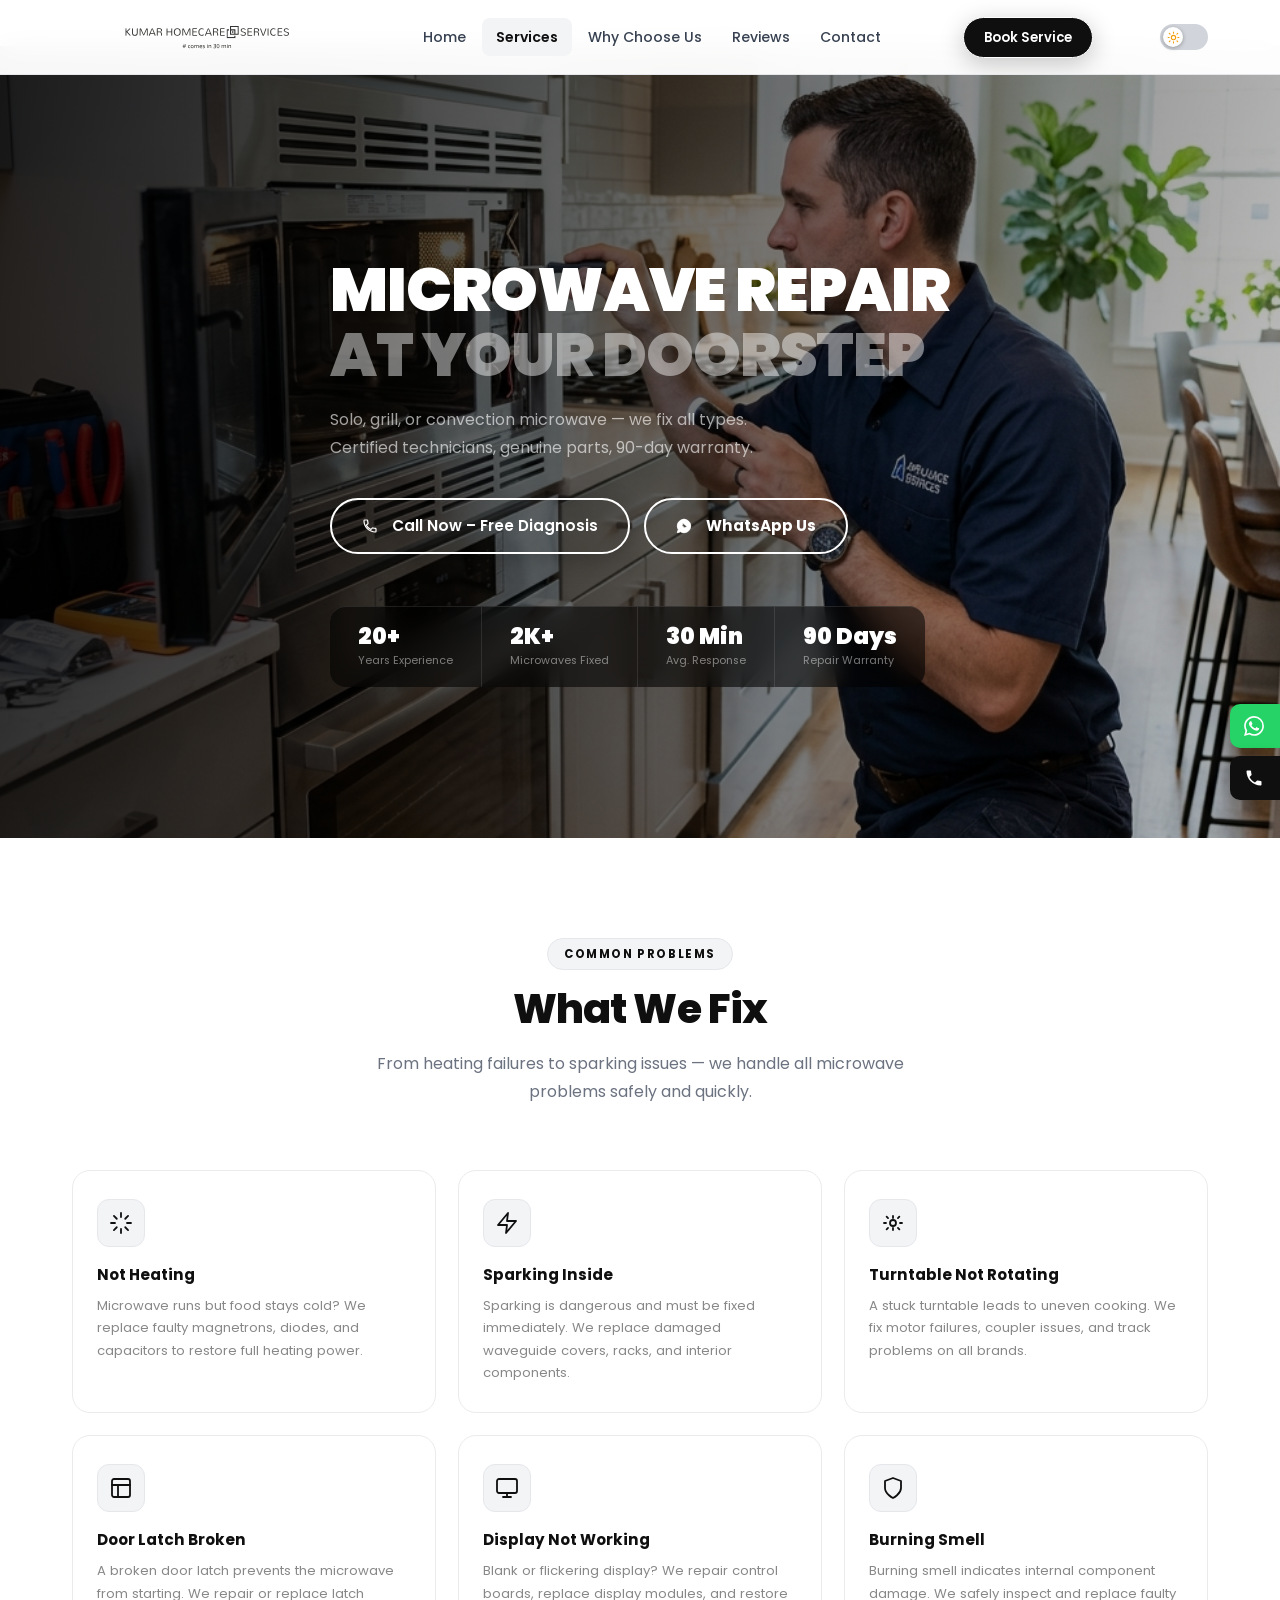
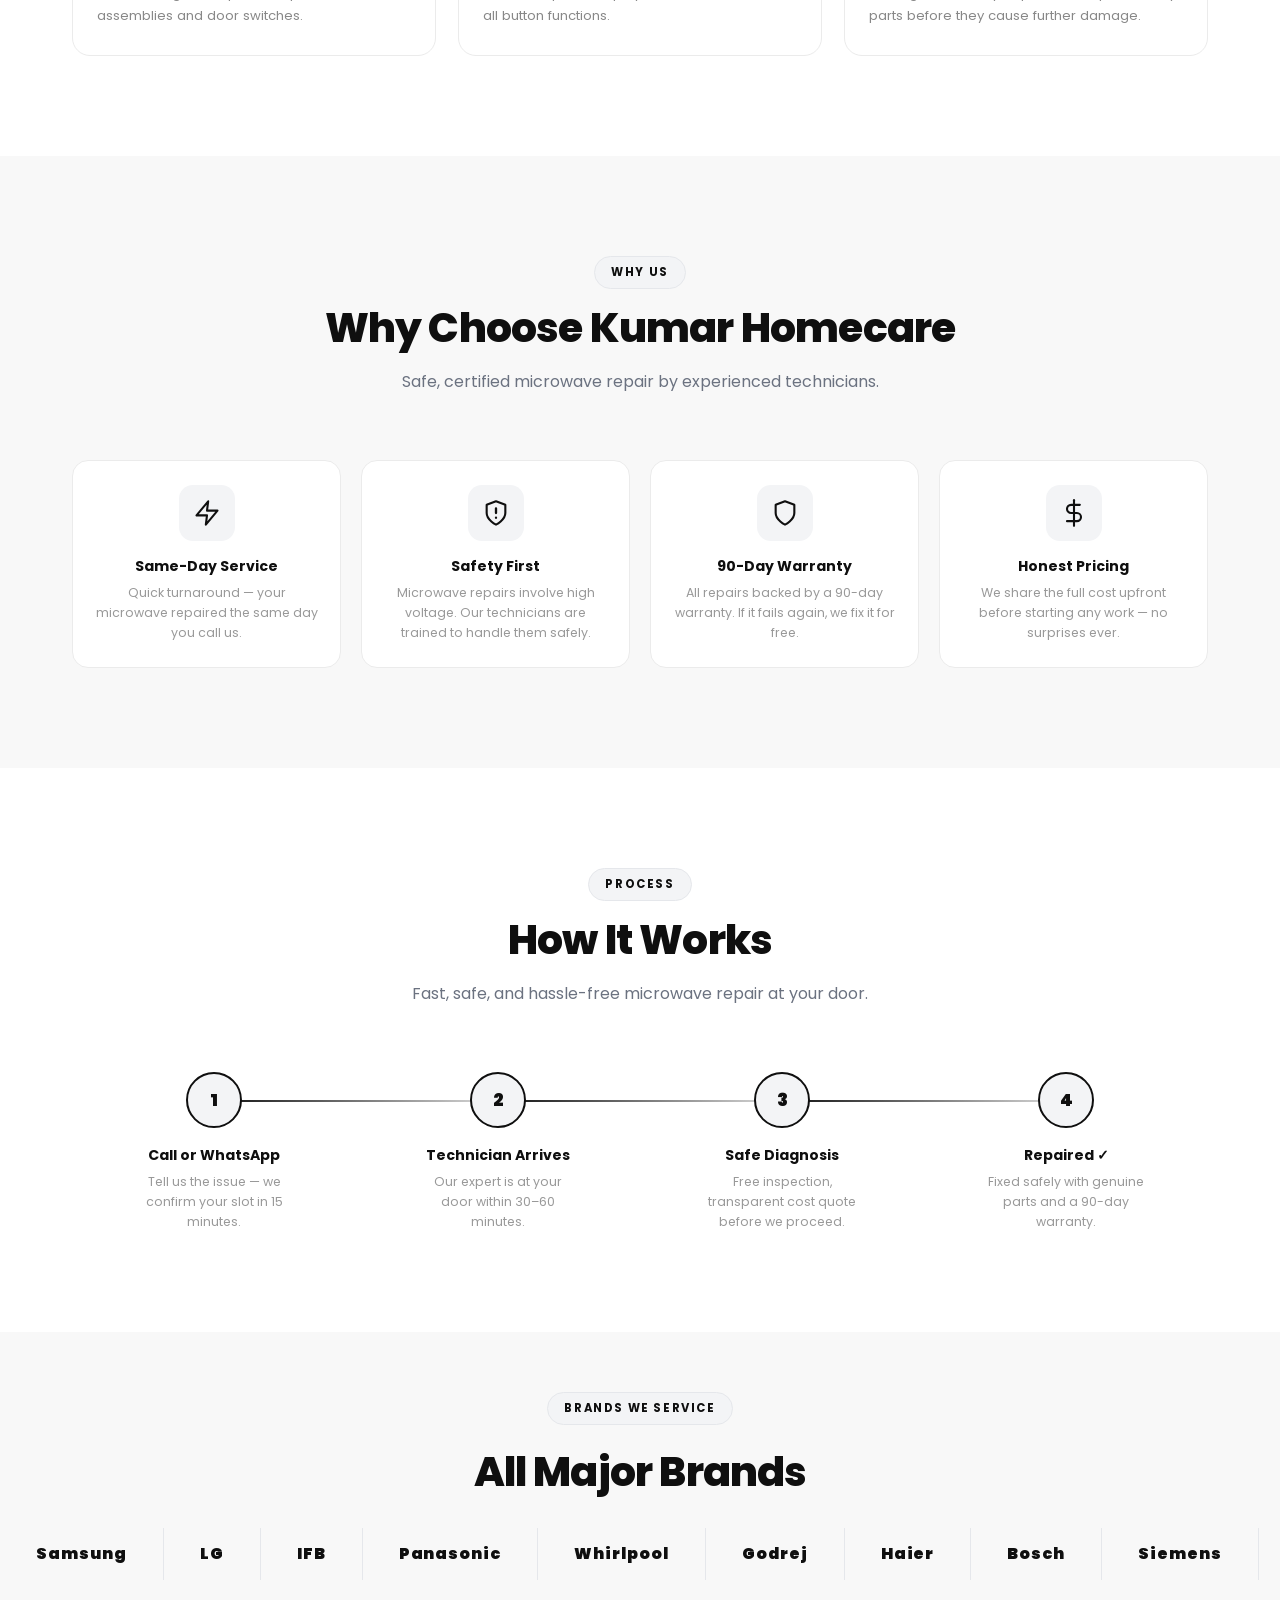
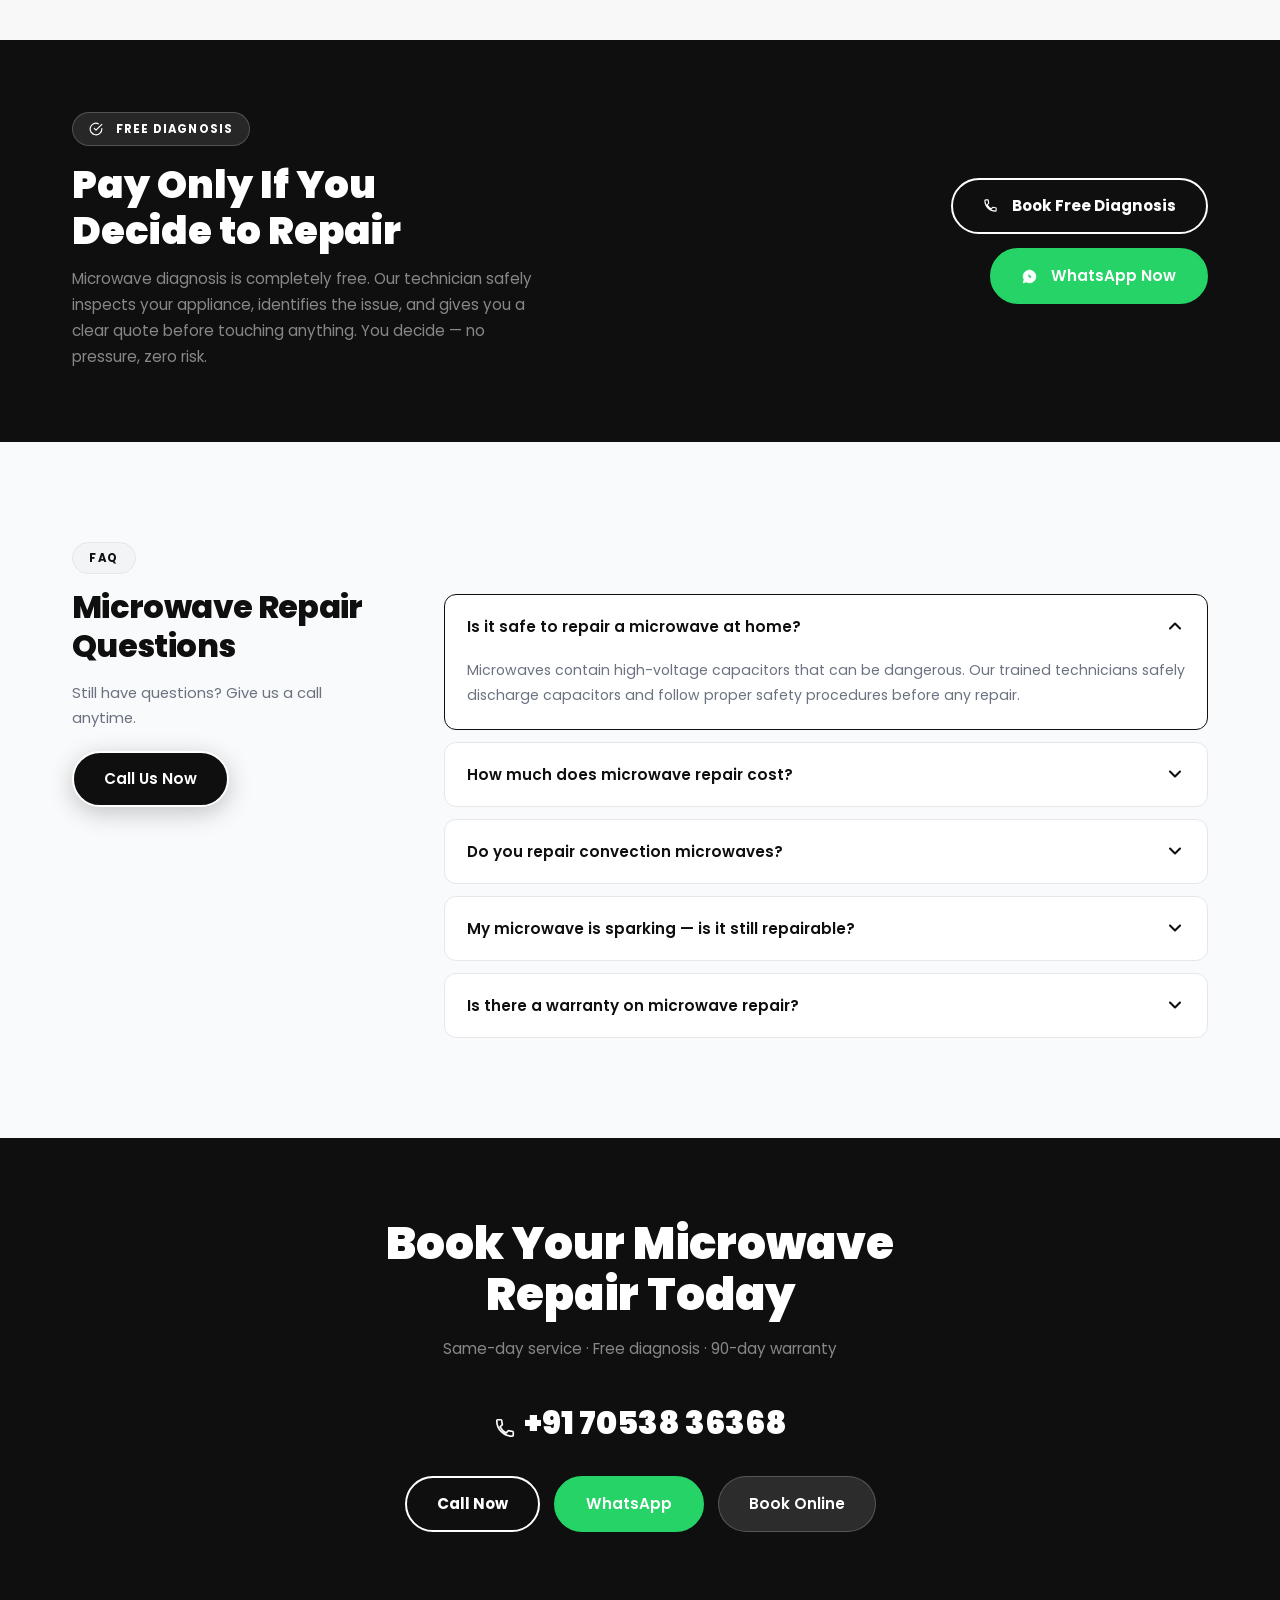
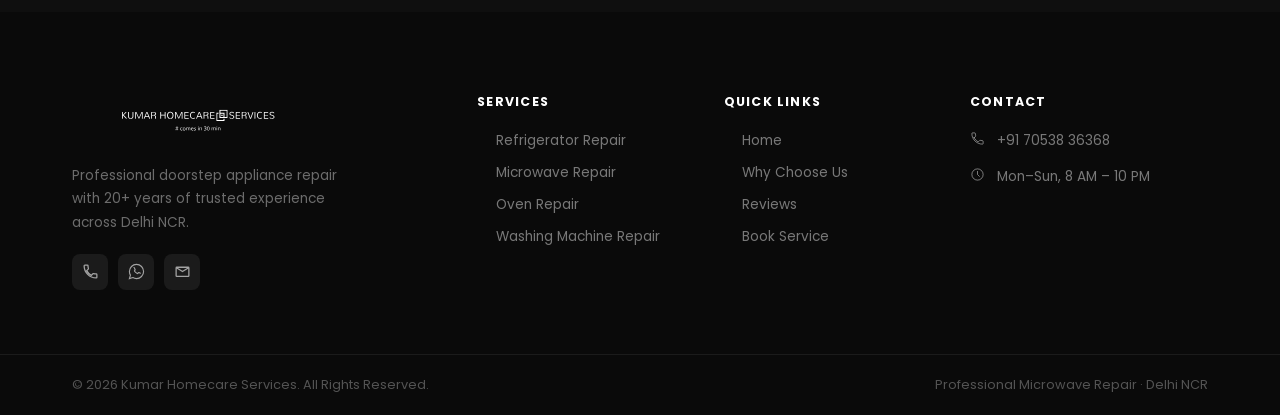
<file: microwave-repair.html>
<!DOCTYPE html>
<html lang="en">
<head>
  <meta charset="UTF-8"/>
  <meta name="viewport" content="width=device-width, initial-scale=1.0"/>
  <title>Microwave Repair at Doorstep – Kumar Homecare Services</title>
  <meta name="description" content="Expert microwave repair service at your doorstep in Delhi NCR & Greater Noida. Same-day service, genuine parts, 90-day warranty. Call +91 70538 36368."/>
  <link rel="preconnect" href="https://fonts.googleapis.com"/>
  <link rel="preconnect" href="https://fonts.gstatic.com" crossorigin/>
  <link href="https://fonts.googleapis.com/css2?family=Poppins:ital,wght@0,300;0,400;0,500;0,600;0,700;0,800;0,900;1,400&display=swap" rel="stylesheet"/>
  <link rel="stylesheet" href="style.css"/>
  <meta name="keywords" content="microwave repair, oven repair, OTG repair, microwave repair near me, oven repair Noida, microwave repair Ghaziabad">
  <link rel="icon" type="image/x-icon" href="logo.png"/>
  <!-- Google tag (gtag.js) -->
<script async src="https://www.googletagmanager.com/gtag/js?id=G-RBWQCLLZML"></script>
<script>
  window.dataLayer = window.dataLayer || [];
  function gtag(){dataLayer.push(arguments);}
  gtag('js', new Date());

  gtag('config', 'G-RBWQCLLZML');
</script>
  <script>document.documentElement.setAttribute('data-theme', localStorage.getItem('theme') || 'light');</script>
  <style>
    .sp-hero{position:relative;min-height:88vh;display:flex;flex-direction:column;justify-content:center;overflow:hidden;}
    .sp-hero-bg{position:absolute;inset:0;background-size:cover;background-position:center;transform:scale(1.04);}
    .sp-hero-bg::after{content:'';position:absolute;inset:0;background:linear-gradient(105deg,rgba(0,0,0,0.88) 0%,rgba(0,0,0,0.5) 60%,rgba(0,0,0,0.2) 100%);}
    .sp-hero-content{position:relative;z-index:2;padding:140px 0 80px;}
    .sp-breadcrumb{display:flex;align-items:center;gap:8px;font-size:0.82rem;color:#888;background:#fff;border-bottom:1px solid #eee;padding:12px 0;}
    .sp-breadcrumb a{color:#888;text-decoration:none;transition:color .2s;}
    .sp-breadcrumb a:hover{color:#0f0f0f;}
    .sp-breadcrumb span{opacity:.4;}
    .sp-bc-current{color:#0f0f0f;font-weight:600;opacity:1;}
    .sp-eyebrow{display:inline-block;font-size:0.7rem;font-weight:700;letter-spacing:0.18em;color:rgba(255,255,255,0.6);text-transform:uppercase;background:rgba(255,255,255,0.08);border:1px solid rgba(255,255,255,0.15);padding:7px 16px;border-radius:50px;margin-bottom:20px;}
    .sp-headline{font-size:clamp(2rem,5vw,3.8rem);font-weight:900;color:#fff;line-height:1.08;letter-spacing:-0.02em;text-transform:uppercase;margin-bottom:18px;max-width:680px;}
    .sp-headline span{color:rgba(255,255,255,0.45);}
    .sp-sub{font-size:1rem;color:rgba(255,255,255,0.62);line-height:1.75;max-width:440px;margin-bottom:36px;}
    .sp-actions{display:flex;gap:14px;flex-wrap:wrap;}
    .sp-trust{display:flex;gap:0;margin-top:52px;background:rgba(0,0,0,0.55);backdrop-filter:blur(12px);border-top:1px solid rgba(255,255,255,0.1);border-radius:16px;overflow:hidden;width:fit-content;}
    .sp-trust-item{padding:18px 28px;display:flex;flex-direction:column;}
    .sp-trust-item+.sp-trust-item{border-left:1px solid rgba(255,255,255,0.1);}
    .sp-trust-num{font-size:1.4rem;font-weight:900;color:#fff;line-height:1;}
    .sp-trust-lbl{font-size:0.68rem;color:rgba(255,255,255,0.45);margin-top:4px;white-space:nowrap;}
    .breadcrumb{background:#f8f8f8;border-bottom:1px solid #e8e8e8;padding:14px 0;}
    .breadcrumb-inner{display:flex;align-items:center;gap:8px;font-size:0.82rem;color:#888;}
    .breadcrumb-inner a{color:#888;text-decoration:none;transition:color .2s;}
    .breadcrumb-inner a:hover{color:#0f0f0f;}
    .bc-sep{opacity:.4;}
    .bc-current{color:#0f0f0f;font-weight:600;}
    .issues-grid{display:grid;grid-template-columns:repeat(3,1fr);gap:22px;margin-top:52px;}
    .issue-card{background:#fff;border:1.5px solid #ebebeb;border-radius:18px;padding:28px 24px;transition:border-color .25s,box-shadow .25s,transform .25s;}
    .issue-card:hover{border-color:#0f0f0f;box-shadow:0 8px 32px rgba(0,0,0,0.1);transform:translateY(-4px);}
    .issue-icon{width:48px;height:48px;background:#f3f4f6;border-radius:12px;display:flex;align-items:center;justify-content:center;margin-bottom:16px;border:1.5px solid #e5e7eb;}
    .issue-icon svg{width:24px;height:24px;stroke:#0f0f0f;fill:none;stroke-width:1.8;stroke-linecap:round;stroke-linejoin:round;}
    .issue-card h4{font-size:0.95rem;font-weight:700;color:#0f0f0f;margin-bottom:8px;}
    .issue-card p{font-size:0.82rem;color:#888;line-height:1.7;}
    .feature-bar{display:grid;grid-template-columns:repeat(4,1fr);gap:20px;margin-top:52px;}
    .feature-card{background:#fff;border:1.5px solid #ebebeb;border-radius:16px;padding:24px 20px;text-align:center;transition:border-color .25s,box-shadow .25s;}
    .feature-card:hover{border-color:#0f0f0f;box-shadow:0 6px 24px rgba(0,0,0,0.08);}
    .feature-icon{width:56px;height:56px;background:#f3f4f6;border-radius:14px;display:flex;align-items:center;justify-content:center;margin:0 auto 14px;color:#0f0f0f;}
    .feature-card h4{font-size:0.88rem;font-weight:700;color:#0f0f0f;margin-bottom:6px;}
    .feature-card p{font-size:0.78rem;color:#999;line-height:1.6;}
    .steps-inline{display:flex;align-items:flex-start;gap:0;margin-top:52px;}
    .step-inline{flex:1;text-align:center;position:relative;}
    .step-inline+.step-inline::before{content:'';position:absolute;top:28px;left:-50%;width:100%;height:2px;background:linear-gradient(to right,#0f0f0f,#ddd);z-index:0;}
    .step-num{width:56px;height:56px;background:#f3f4f6;color:#0f0f0f;border-radius:50%;display:flex;align-items:center;justify-content:center;font-size:1.1rem;font-weight:900;margin:0 auto 16px;position:relative;z-index:1;border:2px solid #0f0f0f;}
    .step-inline h4{font-size:0.88rem;font-weight:700;color:#0f0f0f;margin-bottom:6px;}
    .step-inline p{font-size:0.78rem;color:#999;line-height:1.6;max-width:160px;margin:0 auto;}
    .price-section{background:#0f0f0f;padding:72px 0;}
    .price-inner{display:grid;grid-template-columns:1fr auto;gap:48px;align-items:center;}
    .price-badge{display:inline-flex;align-items:center;gap:8px;background:rgba(255,255,255,0.1);border:1px solid rgba(255,255,255,0.2);color:#fff;font-size:0.72rem;font-weight:700;letter-spacing:0.1em;padding:7px 16px;border-radius:50px;text-transform:uppercase;margin-bottom:16px;}
    .price-section h2{font-size:clamp(1.6rem,3vw,2.4rem);font-weight:900;color:#fff;line-height:1.2;margin-bottom:12px;}
    .price-section p{color:rgba(255,255,255,0.5);font-size:0.95rem;line-height:1.7;max-width:480px;}
    .sp-faq{display:flex;flex-direction:column;gap:12px;margin-top:52px;}
    .sp-cta{background:#0f0f0f;padding:80px 0;text-align:center;}
    .sp-cta h2{font-size:clamp(1.8rem,3.5vw,3rem);font-weight:900;color:#fff;margin-bottom:16px;line-height:1.15;}
    .sp-cta p{color:rgba(255,255,255,0.5);font-size:0.95rem;margin-bottom:36px;}
    .sp-cta-phone{font-size:clamp(1.4rem,3vw,2rem);font-weight:900;color:#fff;margin-bottom:28px;}
    .sp-cta-btns{display:flex;gap:14px;justify-content:center;flex-wrap:wrap;}
    @media(max-width:768px){
      .sp-hero-content{padding:110px 20px 60px 20px;}
      .sp-headline{font-size:1.7rem;}
      .sp-sub{font-size:0.85rem;}
      .sp-actions{flex-direction:column;max-width:280px;}
      .sp-actions .btn{text-align:center;justify-content:center;}
      .sp-trust{flex-wrap:wrap;width:100%;}
      .sp-trust-item{flex:1;min-width:120px;padding:14px 16px;}
      .issues-grid{grid-template-columns:1fr 1fr;}
      .feature-bar{grid-template-columns:1fr 1fr;}
      .steps-inline{flex-direction:column;align-items:center;gap:28px;}
      .step-inline+.step-inline::before{display:none;}
      .price-inner{grid-template-columns:1fr;text-align:center;}
      .sp-cta-btns{flex-direction:column;align-items:center;}
    }
    @media(max-width:480px){.issues-grid{grid-template-columns:1fr;}.feature-bar{grid-template-columns:1fr;}}
    /* ── DARK MODE OVERRIDES ── */
    [data-theme="dark"] body { background:#0e1117; color:#e6edf3; }
    [data-theme="dark"] .sp-breadcrumb { background:#161b22; border-color:#30363d; }
    [data-theme="dark"] .sp-breadcrumb a { color:#8b949e; }
    [data-theme="dark"] .sp-bc-current { color:#e6edf3; }
    [data-theme="dark"] section[style*="background:#fff"],
    [data-theme="dark"] section[style*="background: #fff"],
    [data-theme="dark"] section[style*="background:#f8f8f8"],
    [data-theme="dark"] section[style*="background: #f8f8f8"] { background:#0e1117 !important; }
    [data-theme="dark"] .issue-card { background:#161b22 !important; border-color:#30363d !important; }
    [data-theme="dark"] .issue-card h4 { color:#e6edf3 !important; }
    [data-theme="dark"] .issue-card p { color:#8b949e !important; }
    [data-theme="dark"] .issue-icon { background:#000000 !important; border-color:#ffffff !important; }
    [data-theme="dark"] .issue-icon svg { stroke:#ffffff !important; }
    [data-theme="dark"] .feature-card { background:#161b22 !important; border-color:#30363d !important; }
    [data-theme="dark"] .feature-card h4 { color:#e6edf3 !important; }
    [data-theme="dark"] .feature-card p { color:#8b949e !important; }
    [data-theme="dark"] .feature-icon { background:#000000 !important; color:#ffffff !important; border:1.5px solid #ffffff !important; }
    [data-theme="dark"] .feature-icon svg { stroke:#ffffff !important; color:#ffffff !important; }
    [data-theme="dark"] .feature-icon svg path,
    [data-theme="dark"] .feature-icon svg line,
    [data-theme="dark"] .feature-icon svg circle { stroke:#ffffff !important; }
    [data-theme="dark"] .step-inline h4 { color:#e6edf3 !important; }
    [data-theme="dark"] .step-inline p { color:#8b949e !important; }
    [data-theme="dark"] .step-num { background:#000000 !important; color:#ffffff !important; border-color:#ffffff !important; }
    [data-theme="dark"] .step-inline+.step-inline::before { background:linear-gradient(to right,#ffffff,#30363d) !important; }
    [data-theme="dark"] .faq-item { background:#161b22 !important; border-color:#30363d !important; }
    [data-theme="dark"] .faq-question { color:#e6edf3 !important; }
    [data-theme="dark"] .faq-answer { color:#8b949e !important; }
    [data-theme="dark"] .section-title { color:#e6edf3 !important; }
    [data-theme="dark"] .section-desc { color:#8b949e !important; }
    [data-theme="dark"] .section-tag { color:#8b949e !important; }
  </style>
</head>
<body>
  <div class="page-loader" id="pageLoader">
    <div class="loader-logo"><img src="logo.svg" alt="Kumar Homecare Services" class="loader-img"></div>
    <div class="loader-spinner"></div>
  </div>
  <div id="scrollProgress" class="scroll-progress-bar"></div>
  <div class="float-btns">
    <a href="https://wa.me/917053836368?text=Hi%2C%20I%20need%20appliance%20repair%20service.%20Please%20help%20me." target="_blank" class="float-btn float-wa" aria-label="WhatsApp"><svg viewBox="0 0 24 24" fill="currentColor"><path d="M17.472 14.382c-.297-.149-1.758-.867-2.03-.967-.273-.099-.471-.148-.67.15-.197.297-.767.966-.94 1.164-.173.199-.347.223-.644.075-.297-.15-1.255-.463-2.39-1.475-.883-.788-1.48-1.761-1.653-2.059-.173-.297-.018-.458.13-.606.134-.133.298-.347.446-.52.149-.174.198-.298.298-.497.099-.198.05-.371-.025-.52-.075-.149-.669-1.612-.916-2.207-.242-.579-.487-.5-.669-.51-.173-.008-.371-.01-.57-.01-.198 0-.52.074-.792.372-.272.297-1.04 1.016-1.04 2.479 0 1.462 1.065 2.875 1.213 3.074.149.198 2.096 3.2 5.077 4.487.709.306 1.262.489 1.694.625.712.227 1.36.195 1.871.118.571-.085 1.758-.719 2.006-1.413.248-.694.248-1.289.173-1.413-.074-.124-.272-.198-.57-.347m-5.421 7.403h-.004a9.87 9.87 0 01-5.031-1.378l-.361-.214-3.741.982.998-3.648-.235-.374a9.86 9.86 0 01-1.51-5.26c.001-5.45 4.436-9.884 9.888-9.884 2.64 0 5.122 1.03 6.988 2.898a9.825 9.825 0 012.893 6.994c-.003 5.45-4.437 9.884-9.885 9.884m8.413-18.297A11.815 11.815 0 0012.05 0C5.495 0 .16 5.335.157 11.892c0 2.096.547 4.142 1.588 5.945L.057 24l6.305-1.654a11.882 11.882 0 005.683 1.448h.005c6.554 0 11.89-5.335 11.893-11.893a11.821 11.821 0 00-3.48-8.413Z"/></svg></a>
    <a href="tel:+917053836368" class="float-btn float-call" aria-label="Call Us"><svg viewBox="0 0 24 24" fill="currentColor"><path d="M6.62 10.79c1.44 2.83 3.76 5.14 6.59 6.59l2.2-2.2c.27-.27.67-.36 1.02-.24 1.12.37 2.33.57 3.57.57.55 0 1 .45 1 1V20c0 .55-.45 1-1 1-9.39 0-17-7.61-17-17 0-.55.45-1 1-1h3.5c.55 0 1 .45 1 1 0 1.25.2 2.45.57 3.57.11.35.03.74-.25 1.02l-2.2 2.2z"/></svg></a>
  </div>

  <header class="navbar" id="navbar">
    <div class="nav-inner">
      <a href="index.html" class="logo"><img src="logo.svg" alt="Kumar Homecare Services Logo" class="logo-img"></a>
      <nav class="nav-links" id="navLinks">
        <a href="index.html" class="nav-link">Home</a>
        <a href="index.html#services" class="nav-link active">Services</a>
        <a href="index.html#why-us" class="nav-link">Why Choose Us</a>
        <a href="index.html#reviews" class="nav-link">Reviews</a>
        <a href="index.html#contact" class="nav-link">Contact</a>
      </nav>
      <a href="index.html#contact" class="btn btn-primary nav-cta">Book Service</a>
      <button class="theme-toggle" id="themeToggle" aria-label="Toggle dark mode">
        <span class="theme-toggle-track">
          <span class="theme-toggle-thumb">
            <svg class="icon-sun" viewBox="0 0 24 24" fill="none" width="13" height="13"><circle cx="12" cy="12" r="4" stroke="currentColor" stroke-width="2"/><path d="M12 2v2M12 20v2M4.22 4.22l1.42 1.42M18.36 18.36l1.42 1.42M2 12h2M20 12h2M4.22 19.78l1.42-1.42M18.36 5.64l1.42-1.42" stroke="currentColor" stroke-width="2" stroke-linecap="round"/></svg>
            <svg class="icon-moon" viewBox="0 0 24 24" fill="none" width="13" height="13"><path d="M21 12.79A9 9 0 1111.21 3a7 7 0 009.79 9.79z" stroke="currentColor" stroke-width="2" stroke-linecap="round" stroke-linejoin="round"/></svg>
          </span>
        </span>
      </button>
      <button class="hamburger" id="hamburger" aria-label="Toggle Menu" aria-expanded="false"><span></span><span></span><span></span></button>
    </div>
  </header>
  <div class="mobile-menu" id="mobileMenu">
    <a href="index.html" class="mobile-link">Home</a>
    <a href="index.html#services" class="mobile-link">Services</a>
    <a href="index.html#why-us" class="mobile-link">Why Choose Us</a>
    <a href="index.html#reviews" class="mobile-link">Reviews</a>
    <a href="index.html#contact" class="mobile-link">Contact</a>
    <a href="index.html#contact" class="btn btn-primary mobile-cta">Book Service</a>
  </div>

  <div class="sp-breadcrumb">
    <div class="container-wide">
      <a href="index.html">Home</a><span>›</span>
      <a href="index.html#services">Services</a><span>›</span>
      <span class="sp-bc-current">Microwave Repair</span>
    </div>
  </div>

  <section class="sp-hero">
    <div class="sp-hero-bg" style="background-image:url('microwave_repair.png');"></div>
    <div class="container-wide sp-hero-content">
      <!-- <span class="sp-eyebrow"><svg viewBox="0 0 24 24" fill="none" width="13" height="13" style="display:inline;vertical-align:-1px;margin-right:6px"><path d="M14.7 6.3a1 1 0 000 1.4l1.6 1.6a1 1 0 001.4 0l3.77-3.77a6 6 0 01-7.94 7.94l-6.91 6.91a2.12 2.12 0 01-3-3l6.91-6.91a6 6 0 017.94-7.94l-3.76 3.76z" stroke="currentColor" stroke-width="1.8" stroke-linecap="round" stroke-linejoin="round"/></svg>Expert Repair · Delhi NCR & Greater Noida</span> -->
      <h1 class="sp-headline">Microwave Repair<br><span>At Your Doorstep</span></h1>
      <p class="sp-sub">Solo, grill, or convection microwave — we fix all types. Certified technicians, genuine parts, 90-day warranty.</p>
      <div class="sp-actions">
        <a href="tel:+917053836368" style="background:transparent;color:#fff;border-color:#fff;" class="btn btn-primary"><svg viewBox="0 0 24 24" fill="none" width="16" height="16" style="display:inline;vertical-align:-3px;margin-right:6px"><path d="M6.62 10.79c1.44 2.83 3.76 5.14 6.59 6.59l2.2-2.2c.27-.27.67-.36 1.02-.24 1.12.37 2.33.57 3.57.57.55 0 1 .45 1 1V20c0 .55-.45 1-1 1-9.39 0-17-7.61-17-17 0-.55.45-1 1-1h3.5c.55 0 1 .45 1 1 0 1.25.2 2.45.57 3.57.11.35.03.74-.25 1.02l-2.2 2.2z" stroke="currentColor" stroke-width="1.8" stroke-linecap="round"/></svg>Call Now &ndash; Free Diagnosis</a>
        <a href="https://wa.me/917053836368?text=Hi%2C%20I%20need%20appliance%20repair%20service.%20Please%20help%20me." target="_blank" style="background:transparent;color:#fff;border-color:#fff;" class="btn btn-white"><svg viewBox="0 0 24 24" fill="currentColor" width="16" height="16" style="display:inline;vertical-align:-3px;margin-right:6px"><path d="M17.472 14.382c-.297-.149-1.758-.867-2.03-.967-.273-.099-.471-.148-.67.15-.197.297-.767.966-.94 1.164-.173.199-.347.223-.644.075-.297-.15-1.255-.463-2.39-1.475-.883-.788-1.48-1.761-1.653-2.059-.173-.297-.018-.458.13-.606.134-.133.298-.347.446-.52.149-.174.198-.298.298-.497.099-.198.05-.371-.025-.52-.075-.149-.669-1.612-.916-2.207-.242-.579-.487-.5-.669-.51M12 2C6.477 2 2 6.477 2 12c0 1.89.525 3.66 1.438 5.168L2 22l4.832-1.438A9.96 9.96 0 0012 22c5.523 0 10-4.477 10-10S17.523 2 12 2z" stroke="currentColor" stroke-width="1.4" stroke-linecap="round"/></svg>WhatsApp Us</a>
      </div>
      <div class="sp-trust">
        <div class="sp-trust-item"><span class="sp-trust-num">20+</span><span class="sp-trust-lbl">Years Experience</span></div>
        <div class="sp-trust-item"><span class="sp-trust-num">2K+</span><span class="sp-trust-lbl">Microwaves Fixed</span></div>
        <div class="sp-trust-item"><span class="sp-trust-num">30 Min</span><span class="sp-trust-lbl">Avg. Response</span></div>
        <div class="sp-trust-item"><span class="sp-trust-num">90 Days</span><span class="sp-trust-lbl">Repair Warranty</span></div>
      </div>
    </div>
  </section>

  <main>
    <section class="section" style="background:#fff;">
      <div class="container-wide">
        <div class="section-header reveal">
          <span class="section-tag">COMMON PROBLEMS</span>
          <h2 class="section-title">What We <span class="accent">Fix</span></h2>
          <p class="section-desc">From heating failures to sparking issues — we handle all microwave problems safely and quickly.</p>
        </div>
        <div class="issues-grid reveal">
          <div class="issue-card">
            <div class="issue-icon"><svg viewBox="0 0 24 24"><path d="M12 2v4M12 18v4M4.93 4.93l2.83 2.83M16.24 16.24l2.83 2.83M2 12h4M18 12h4M4.93 19.07l2.83-2.83M16.24 7.76l2.83-2.83"/></svg></div>
            <h4>Not Heating</h4>
            <p>Microwave runs but food stays cold? We replace faulty magnetrons, diodes, and capacitors to restore full heating power.</p>
          </div>
          <div class="issue-card">
            <div class="issue-icon"><svg viewBox="0 0 24 24"><path d="M13 2L3 14h9l-1 8 10-12h-9l1-8z"/></svg></div>
            <h4>Sparking Inside</h4>
            <p>Sparking is dangerous and must be fixed immediately. We replace damaged waveguide covers, racks, and interior components.</p>
          </div>
          <div class="issue-card">
            <div class="issue-icon"><svg viewBox="0 0 24 24"><circle cx="12" cy="12" r="3"/><path d="M12 5v2M12 17v2M5 12H3M21 12h-2M7.05 7.05L5.64 5.64M18.36 18.36l-1.41-1.41M7.05 16.95l-1.41 1.41M18.36 5.64l-1.41 1.41"/></svg></div>
            <h4>Turntable Not Rotating</h4>
            <p>A stuck turntable leads to uneven cooking. We fix motor failures, coupler issues, and track problems on all brands.</p>
          </div>
          <div class="issue-card">
            <div class="issue-icon"><svg viewBox="0 0 24 24"><rect x="3" y="3" width="18" height="18" rx="2"/><path d="M3 9h18M9 21V9"/></svg></div>
            <h4>Door Latch Broken</h4>
            <p>A broken door latch prevents the microwave from starting. We repair or replace latch assemblies and door switches.</p>
          </div>
          <div class="issue-card">
            <div class="issue-icon"><svg viewBox="0 0 24 24"><rect x="2" y="3" width="20" height="14" rx="2"/><path d="M8 21h8M12 17v4"/></svg></div>
            <h4>Display Not Working</h4>
            <p>Blank or flickering display? We repair control boards, replace display modules, and restore all button functions.</p>
          </div>
          <div class="issue-card">
            <div class="issue-icon"><svg viewBox="0 0 24 24"><path d="M12 22s8-4 8-10V5l-8-3-8 3v7c0 6 8 10 8 10z"/></svg></div>
            <h4>Burning Smell</h4>
            <p>Burning smell indicates internal component damage. We safely inspect and replace faulty parts before they cause further damage.</p>
          </div>
        </div>
      </div>
    </section>

    <section class="section" style="background:#f8f8f8;">
      <div class="container-wide">
        <div class="section-header reveal">
          <span class="section-tag">WHY US</span>
          <h2 class="section-title">Why Choose <span class="accent">Kumar Homecare</span></h2>
          <p class="section-desc">Safe, certified microwave repair by experienced technicians.</p>
        </div>
        <div class="feature-bar reveal">
          <div class="feature-card">
            <div class="feature-icon"><svg viewBox="0 0 24 24" fill="none" width="28" height="28"><path d="M13 2L3 14h9l-1 8 10-12h-9l1-8z" stroke="currentColor" stroke-width="1.8" stroke-linecap="round" stroke-linejoin="round"/></svg></div>
            <h4>Same-Day Service</h4>
            <p>Quick turnaround — your microwave repaired the same day you call us.</p>
          </div>
          <div class="feature-card">
            <div class="feature-icon"><svg viewBox="0 0 24 24" fill="none" width="28" height="28"><path d="M12 22s8-4 8-10V5l-8-3-8 3v7c0 6 8 10 8 10z" stroke="currentColor" stroke-width="1.8" stroke-linecap="round" stroke-linejoin="round"/><path d="M12 8v4M12 16h.01" stroke="currentColor" stroke-width="2" stroke-linecap="round"/></svg></div>
            <h4>Safety First</h4>
            <p>Microwave repairs involve high voltage. Our technicians are trained to handle them safely.</p>
          </div>
          <div class="feature-card">
            <div class="feature-icon"><svg viewBox="0 0 24 24" fill="none" width="28" height="28"><path d="M12 22s8-4 8-10V5l-8-3-8 3v7c0 6 8 10 8 10z" stroke="currentColor" stroke-width="1.8" stroke-linecap="round" stroke-linejoin="round"/></svg></div>
            <h4>90-Day Warranty</h4>
            <p>All repairs backed by a 90-day warranty. If it fails again, we fix it for free.</p>
          </div>
          <div class="feature-card">
            <div class="feature-icon"><svg viewBox="0 0 24 24" fill="none" width="28" height="28"><line x1="12" y1="1" x2="12" y2="23" stroke="currentColor" stroke-width="1.8" stroke-linecap="round"/><path d="M17 5H9.5a3.5 3.5 0 000 7h5a3.5 3.5 0 010 7H6" stroke="currentColor" stroke-width="1.8" stroke-linecap="round"/></svg></div>
            <h4>Honest Pricing</h4>
            <p>We share the full cost upfront before starting any work — no surprises ever.</p>
          </div>
        </div>
      </div>
    </section>

    <section class="section" style="background:#fff;">
      <div class="container-wide">
        <div class="section-header reveal">
          <span class="section-tag">PROCESS</span>
          <h2 class="section-title">How It <span class="accent">Works</span></h2>
          <p class="section-desc">Fast, safe, and hassle-free microwave repair at your door.</p>
        </div>
        <div class="steps-inline reveal">
          <div class="step-inline"><div class="step-num">1</div><h4>Call or WhatsApp</h4><p>Tell us the issue — we confirm your slot in 15 minutes.</p></div>
          <div class="step-inline"><div class="step-num">2</div><h4>Technician Arrives</h4><p>Our expert is at your door within 30–60 minutes.</p></div>
          <div class="step-inline"><div class="step-num">3</div><h4>Safe Diagnosis</h4><p>Free inspection, transparent cost quote before we proceed.</p></div>
          <div class="step-inline"><div class="step-num">4</div><h4>Repaired ✓</h4><p>Fixed safely with genuine parts and a 90-day warranty.</p></div>
        </div>
      </div>
    </section>

    <section style="background:#f8f8f8;padding:60px 0;overflow:hidden;">
      <div class="container-wide" style="text-align:center;margin-bottom:32px;">
        <span class="section-tag">BRANDS WE SERVICE</span>
        <h2 class="section-title" style="margin-top:8px;">All Major <span class="accent">Brands</span></h2>
      </div>
      <div class="brand-slider-wrap">
        <div class="brand-track">
          <div class="brand-slide"><span class="brand-name">Samsung</span></div>
          <div class="brand-slide"><span class="brand-name">LG</span></div>
          <div class="brand-slide"><span class="brand-name">IFB</span></div>
          <div class="brand-slide"><span class="brand-name">Panasonic</span></div>
          <div class="brand-slide"><span class="brand-name">Whirlpool</span></div>
          <div class="brand-slide"><span class="brand-name">Godrej</span></div>
          <div class="brand-slide"><span class="brand-name">Haier</span></div>
          <div class="brand-slide"><span class="brand-name">Bosch</span></div>
          <div class="brand-slide"><span class="brand-name">Siemens</span></div>
          <div class="brand-slide"><span class="brand-name">Morphy Richards</span></div>
          <div class="brand-slide"><span class="brand-name">Samsung</span></div>
          <div class="brand-slide"><span class="brand-name">LG</span></div>
          <div class="brand-slide"><span class="brand-name">IFB</span></div>
          <div class="brand-slide"><span class="brand-name">Panasonic</span></div>
          <div class="brand-slide"><span class="brand-name">Whirlpool</span></div>
          <div class="brand-slide"><span class="brand-name">Godrej</span></div>
          <div class="brand-slide"><span class="brand-name">Haier</span></div>
          <div class="brand-slide"><span class="brand-name">Bosch</span></div>
          <div class="brand-slide"><span class="brand-name">Siemens</span></div>
          <div class="brand-slide"><span class="brand-name">Morphy Richards</span></div>
        </div>
      </div>
    </section>

    <section class="price-section">
      <div class="container-wide">
        <div class="price-inner">
          <div>
            <div class="price-badge"><svg viewBox="0 0 24 24" fill="none" width="14" height="14" style="display:inline;vertical-align:-2px;margin-right:5px"><path d="M22 11.08V12a10 10 0 11-5.93-9.14" stroke="currentColor" stroke-width="2" stroke-linecap="round" stroke-linejoin="round"/><polyline points="22 4 12 14.01 9 11.01" stroke="currentColor" stroke-width="2" stroke-linecap="round" stroke-linejoin="round"/></svg>Free Diagnosis</div>
            <h2>Pay Only If You<br>Decide to Repair</h2>
            <p>Microwave diagnosis is completely free. Our technician safely inspects your appliance, identifies the issue, and gives you a clear quote before touching anything. You decide — no pressure, zero risk.</p>
          </div>
          <div style="display:flex;flex-direction:column;gap:14px;align-items:flex-end;">
            <a href="tel:+917053836368" class="btn btn-white"><svg viewBox="0 0 24 24" fill="none" width="15" height="15" style="display:inline;vertical-align:-2px;margin-right:6px"><path d="M6.62 10.79c1.44 2.83 3.76 5.14 6.59 6.59l2.2-2.2c.27-.27.67-.36 1.02-.24 1.12.37 2.33.57 3.57.57.55 0 1 .45 1 1V20c0 .55-.45 1-1 1-9.39 0-17-7.61-17-17 0-.55.45-1 1-1h3.5c.55 0 1 .45 1 1 0 1.25.2 2.45.57 3.57.11.35.03.74-.25 1.02l-2.2 2.2z" stroke="currentColor" stroke-width="1.8" stroke-linecap="round"/></svg>Book Free Diagnosis</a>
            <a href="https://wa.me/917053836368?text=Hi%2C%20I%20need%20appliance%20repair%20service.%20Please%20help%20me." target="_blank" class="btn btn-wa"><svg viewBox="0 0 24 24" fill="currentColor" width="15" height="15" style="display:inline;vertical-align:-2px;margin-right:6px"><path d="M17.472 14.382c-.297-.149-1.758-.867-2.03-.967-.273-.099-.471-.148-.67.15-.197.297-.767.966-.94 1.164-.173.199-.347.223-.644.075-.297-.15-1.255-.463-2.39-1.475-.883-.788-1.48-1.761-1.653-2.059-.173-.297-.018-.458.13-.606.134-.133.298-.347.446-.52.149-.174.198-.298.298-.497.099-.198.05-.371-.025-.52-.075-.149-.669-1.612-.916-2.207-.242-.579-.487-.5-.669-.51M12 2C6.477 2 2 6.477 2 12c0 1.89.525 3.66 1.438 5.168L2 22l4.832-1.438A9.96 9.96 0 0012 22c5.523 0 10-4.477 10-10S17.523 2 12 2z" stroke="currentColor" stroke-width="1.4" stroke-linecap="round"/></svg>WhatsApp Now</a>
          </div>
        </div>
      </div>
    </section>

    <section class="section faq-section">
      <div class="container-wide">
        <div class="faq-layout">
          <div class="faq-left reveal">
            <span class="section-tag">FAQ</span>
            <h2 class="section-title">Microwave Repair<br><span class="accent">Questions</span></h2>
            <p>Still have questions? Give us a call anytime.</p>
            <a href="tel:+917053836368" class="btn btn-primary" style="margin-top:20px">Call Us Now</a>
          </div>
          <div class="faq-right reveal reveal-delay sp-faq">
            <div class="faq-item"><button class="faq-q" aria-expanded="false"><span>Is it safe to repair a microwave at home?</span><svg class="faq-arrow" viewBox="0 0 24 24" fill="none" width="20" height="20"><path d="M6 9l6 6 6-6" stroke="#0f0f0f" stroke-width="2.5" stroke-linecap="round" stroke-linejoin="round"/></svg></button><div class="faq-ans"><p>Microwaves contain high-voltage capacitors that can be dangerous. Our trained technicians safely discharge capacitors and follow proper safety procedures before any repair.</p></div></div>
            <div class="faq-item"><button class="faq-q" aria-expanded="false"><span>How much does microwave repair cost?</span><svg class="faq-arrow" viewBox="0 0 24 24" fill="none" width="20" height="20"><path d="M6 9l6 6 6-6" stroke="#0f0f0f" stroke-width="2.5" stroke-linecap="round" stroke-linejoin="round"/></svg></button><div class="faq-ans"><p>Repair costs vary by issue. Diagnosis is free. Typical repairs range from ₹300 to ₹2,500. Magnetron replacements may cost more. We quote before starting work.</p></div></div>
            <div class="faq-item"><button class="faq-q" aria-expanded="false"><span>Do you repair convection microwaves?</span><svg class="faq-arrow" viewBox="0 0 24 24" fill="none" width="20" height="20"><path d="M6 9l6 6 6-6" stroke="#0f0f0f" stroke-width="2.5" stroke-linecap="round" stroke-linejoin="round"/></svg></button><div class="faq-ans"><p>Yes! We repair solo, grill, and convection microwaves. All types, all brands — Samsung, LG, IFB, Panasonic, Whirlpool, Godrej, and more.</p></div></div>
            <div class="faq-item"><button class="faq-q" aria-expanded="false"><span>My microwave is sparking — is it still repairable?</span><svg class="faq-arrow" viewBox="0 0 24 24" fill="none" width="20" height="20"><path d="M6 9l6 6 6-6" stroke="#0f0f0f" stroke-width="2.5" stroke-linecap="round" stroke-linejoin="round"/></svg></button><div class="faq-ans"><p>In most cases yes. Sparking is usually caused by a damaged waveguide cover or burnt rack — both easily replaceable. Stop using it immediately and call us for a safe inspection.</p></div></div>
            <div class="faq-item"><button class="faq-q" aria-expanded="false"><span>Is there a warranty on microwave repair?</span><svg class="faq-arrow" viewBox="0 0 24 24" fill="none" width="20" height="20"><path d="M6 9l6 6 6-6" stroke="#0f0f0f" stroke-width="2.5" stroke-linecap="round" stroke-linejoin="round"/></svg></button><div class="faq-ans"><p>Yes — every repair comes with a 90-day service warranty. Same fault within 90 days? We come back and fix it at no extra cost.</p></div></div>
          </div>
        </div>
      </div>
    </section>

    <section class="sp-cta">
      <div class="container-wide">
        <h2>Book Your Microwave<br>Repair Today</h2>
        <p>Same-day service · Free diagnosis · 90-day warranty</p>
        <div class="sp-cta-phone"><svg viewBox="0 0 24 24" fill="none" width="22" height="22" style="display:inline;vertical-align:-5px;margin-right:8px"><path d="M6.62 10.79c1.44 2.83 3.76 5.14 6.59 6.59l2.2-2.2c.27-.27.67-.36 1.02-.24 1.12.37 2.33.57 3.57.57.55 0 1 .45 1 1V20c0 .55-.45 1-1 1-9.39 0-17-7.61-17-17 0-.55.45-1 1-1h3.5c.55 0 1 .45 1 1 0 1.25.2 2.45.57 3.57.11.35.03.74-.25 1.02l-2.2 2.2z" stroke="currentColor" stroke-width="1.8" stroke-linecap="round"/></svg>+91 70538 36368</div>
        <div class="sp-cta-btns">
          <a href="tel:+917053836368" class="btn btn-white">Call Now</a>
          <a href="https://wa.me/917053836368?text=Hi%2C%20I%20need%20appliance%20repair%20service.%20Please%20help%20me." target="_blank" class="btn btn-wa">WhatsApp</a>
          <a href="index.html#contact" class="btn" style="background:rgba(255,255,255,0.12);color:#fff;border:1.5px solid rgba(255,255,255,0.2);">Book Online</a>
        </div>
      </div>
    </section>
  </main>

  <footer class="footer" id="footer">
    <div class="container-wide footer-top">
      <div class="footer-brand-col">
        <div class="logo footer-logo"><img src="logo.svg" alt="Kumar Homecare Services" class="logo-img footer-logo-img"></div>
        <p class="footer-tagline">Professional doorstep appliance repair with 20+ years of trusted experience across Delhi NCR.</p>
        <div class="footer-social">
          <a href="tel:+917053836368" class="social-btn" aria-label="Call"><svg viewBox="0 0 24 24" fill="none" width="17" height="17"><path d="M6.62 10.79c1.44 2.83 3.76 5.14 6.59 6.59l2.2-2.2c.27-.27.67-.36 1.02-.24 1.12.37 2.33.57 3.57.57.55 0 1 .45 1 1V20c0 .55-.45 1-1 1-9.39 0-17-7.61-17-17 0-.55.45-1 1-1h3.5c.55 0 1 .45 1 1 0 1.25.2 2.45.57 3.57.11.35.03.74-.25 1.02l-2.2 2.2z" stroke="currentColor" stroke-width="1.8" stroke-linecap="round" stroke-linejoin="round"/></svg></a>
          <a href="https://wa.me/917053836368?text=Hi%2C%20I%20need%20appliance%20repair%20service.%20Please%20help%20me." target="_blank" class="social-btn" aria-label="WhatsApp"><svg viewBox="0 0 24 24" fill="none" width="17" height="17"><path d="M17.472 14.382c-.297-.149-1.758-.867-2.03-.967-.273-.099-.471-.148-.67.15-.197.297-.767.966-.94 1.164-.173.199-.347.223-.644.075-.297-.15-1.255-.463-2.39-1.475-.883-.788-1.48-1.761-1.653-2.059-.173-.297-.018-.458.13-.606.134-.133.298-.347.446-.52.149-.174.198-.298.298-.497.099-.198.05-.371-.025-.52-.075-.149-.669-1.612-.916-2.207-.242-.579-.487-.5-.669-.51M12 2C6.477 2 2 6.477 2 12c0 1.89.525 3.66 1.438 5.168L2 22l4.832-1.438A9.96 9.96 0 0012 22c5.523 0 10-4.477 10-10S17.523 2 12 2z" stroke="currentColor" stroke-width="1.6" stroke-linecap="round"/></svg></a>
          <a href="mailto:ankit6368pal@gmail.com" class="social-btn" aria-label="Email"><svg viewBox="0 0 24 24" fill="none" width="17" height="17"><path d="M4 7l8 5 8-5M4 6h16a1 1 0 011 1v11a1 1 0 01-1 1H4a1 1 0 01-1-1V7a1 1 0 011-1z" stroke="currentColor" stroke-width="1.8" stroke-linecap="round" stroke-linejoin="round"/></svg></a>
        </div>
      </div>
      <div class="footer-col"><h4 class="footer-heading">Services</h4><ul class="footer-links"><li><a href="fridge-repair.html">Refrigerator Repair</a></li><li><a href="microwave-repair.html">Microwave Repair</a></li><li><a href="index.html#services">Oven Repair</a></li><li><a href="washing-machine-repair.html">Washing Machine Repair</a></li></ul></div>
      <div class="footer-col"><h4 class="footer-heading">Quick Links</h4><ul class="footer-links"><li><a href="index.html">Home</a></li><li><a href="index.html#why-us">Why Choose Us</a></li><li><a href="index.html#reviews">Reviews</a></li><li><a href="index.html#contact">Book Service</a></li></ul></div>
      <div class="footer-col"><h4 class="footer-heading">Contact</h4><ul class="footer-contact-list"><li><svg viewBox="0 0 24 24" fill="none" width="15" height="15" class="fc-icon"><path d="M6.62 10.79c1.44 2.83 3.76 5.14 6.59 6.59l2.2-2.2c.27-.27.67-.36 1.02-.24 1.12.37 2.33.57 3.57.57.55 0 1 .45 1 1V20c0 .55-.45 1-1 1-9.39 0-17-7.61-17-17 0-.55.45-1 1-1h3.5c.55 0 1 .45 1 1 0 1.25.2 2.45.57 3.57.11.35.03.74-.25 1.02l-2.2 2.2z" stroke="currentColor" stroke-width="1.6" stroke-linecap="round"/></svg><a href="tel:+917053836368">+91 70538 36368</a></li><li><svg viewBox="0 0 24 24" fill="none" width="15" height="15" class="fc-icon"><circle cx="12" cy="12" r="9" stroke="currentColor" stroke-width="1.6"/><path d="M12 7v5l3 3" stroke="currentColor" stroke-width="1.6" stroke-linecap="round" stroke-linejoin="round"/></svg><span>Mon–Sun, 8 AM – 10 PM</span></li></ul></div>
    </div>
    <div class="footer-bottom"><div class="container-wide footer-bottom-inner"><p>© <span id="footerYear"></span> Kumar Homecare Services. All Rights Reserved.</p><p>Professional Microwave Repair · Delhi NCR</p></div></div>
  </footer>
  <div class="toast" id="toast" role="alert" aria-live="polite"></div>
  <script src="script.js"></script>
</body>
</html>
</file>
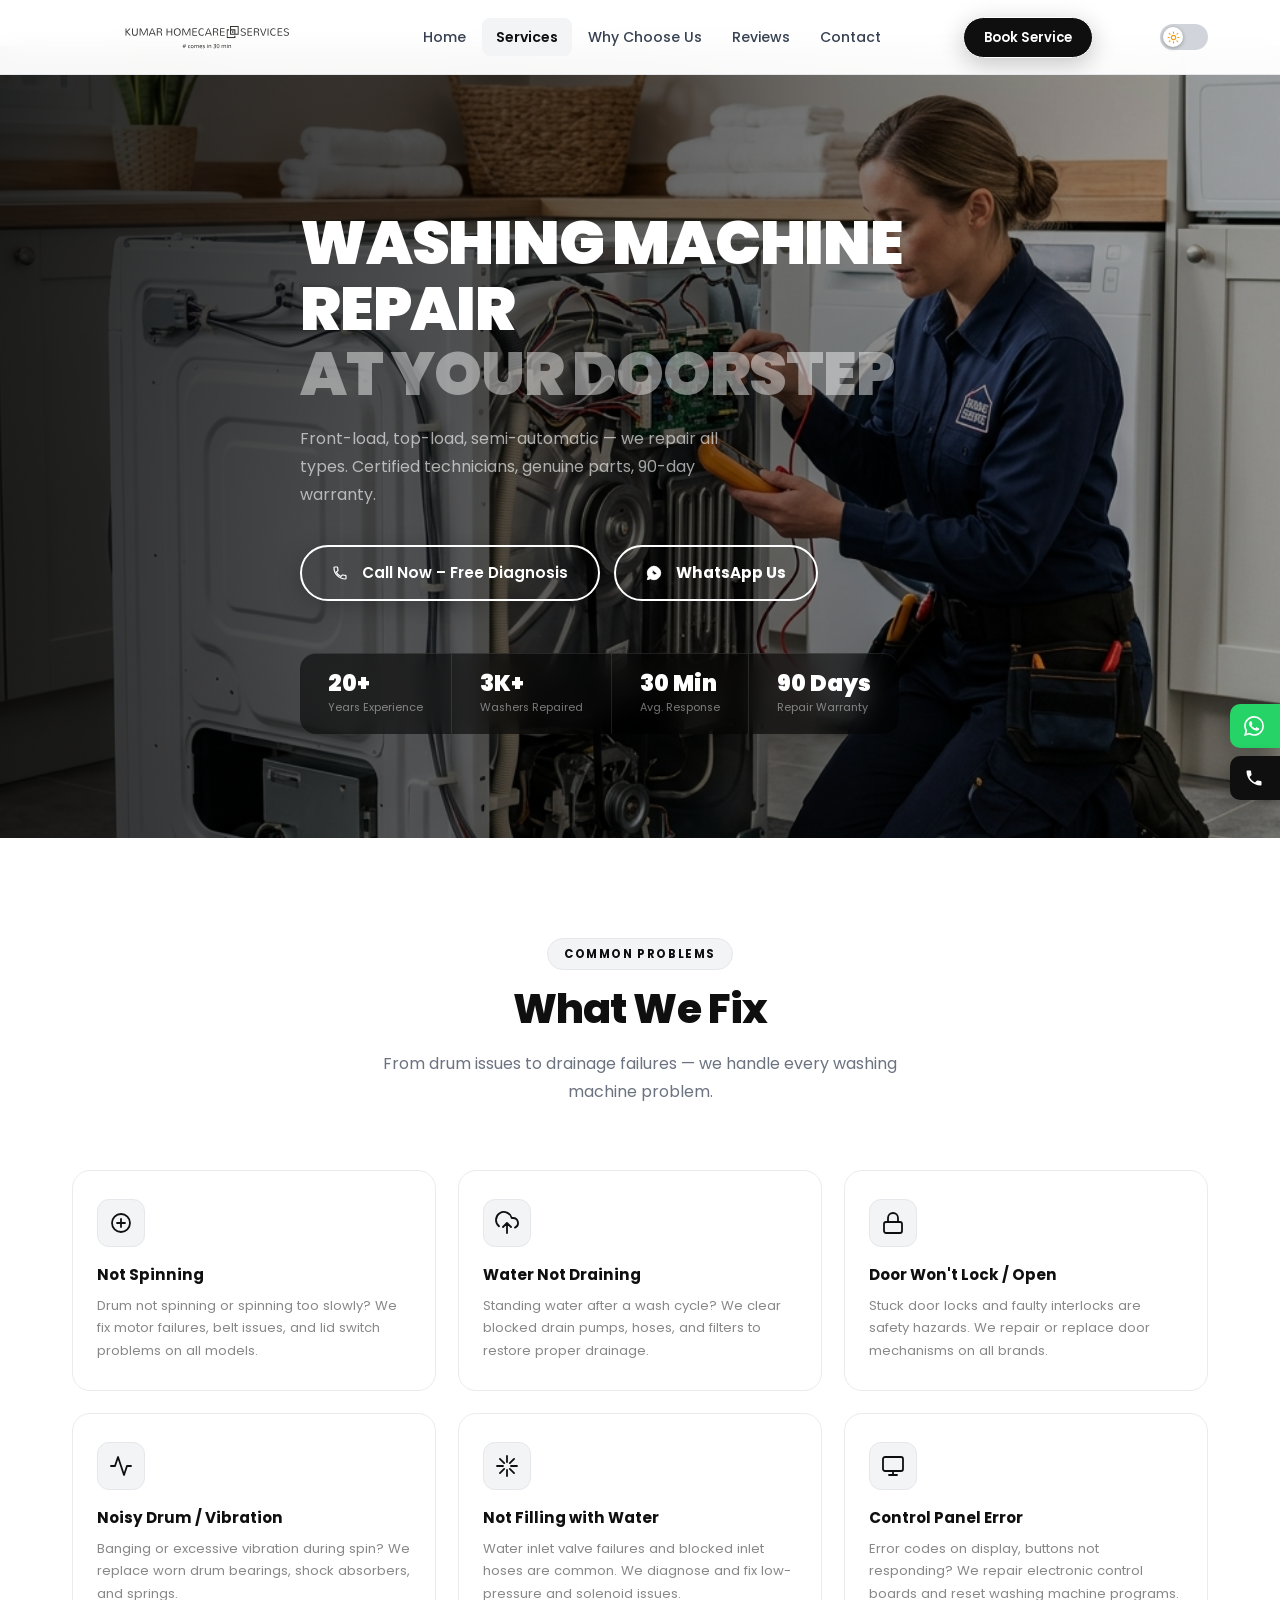
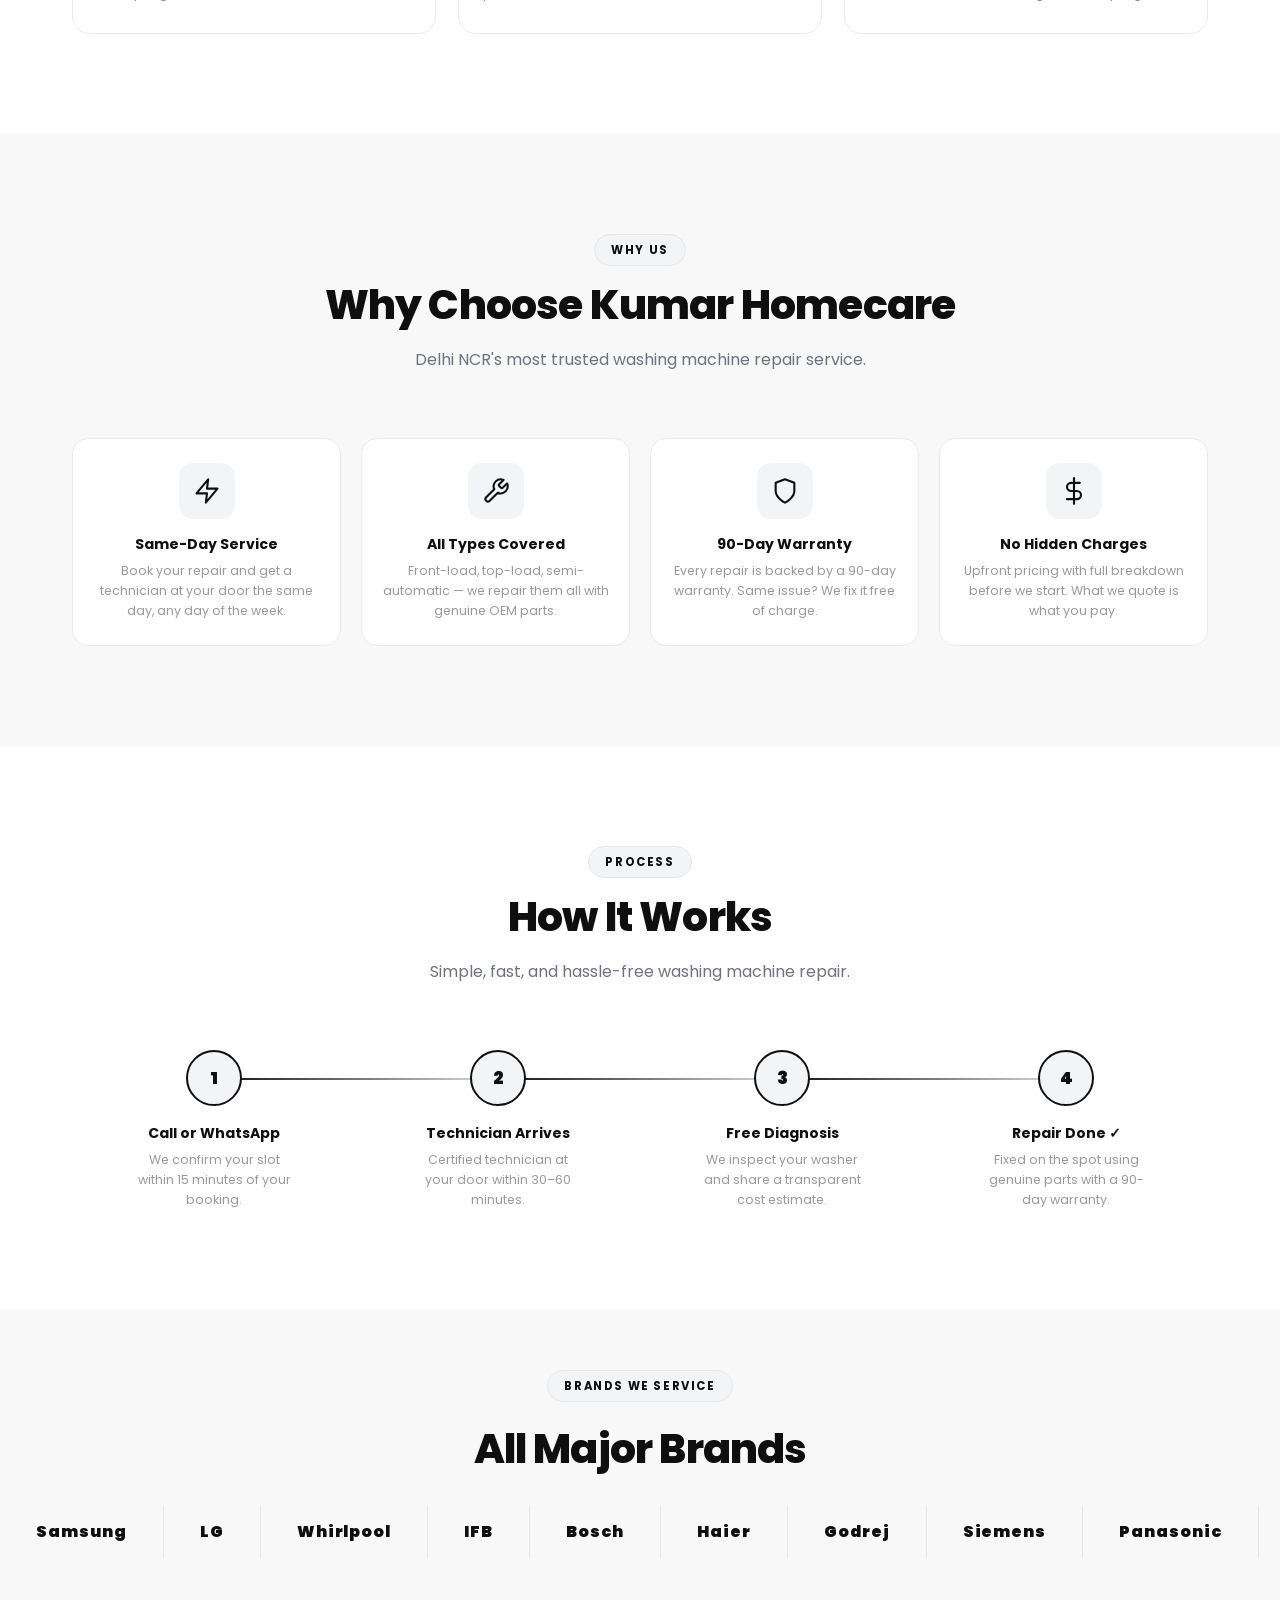
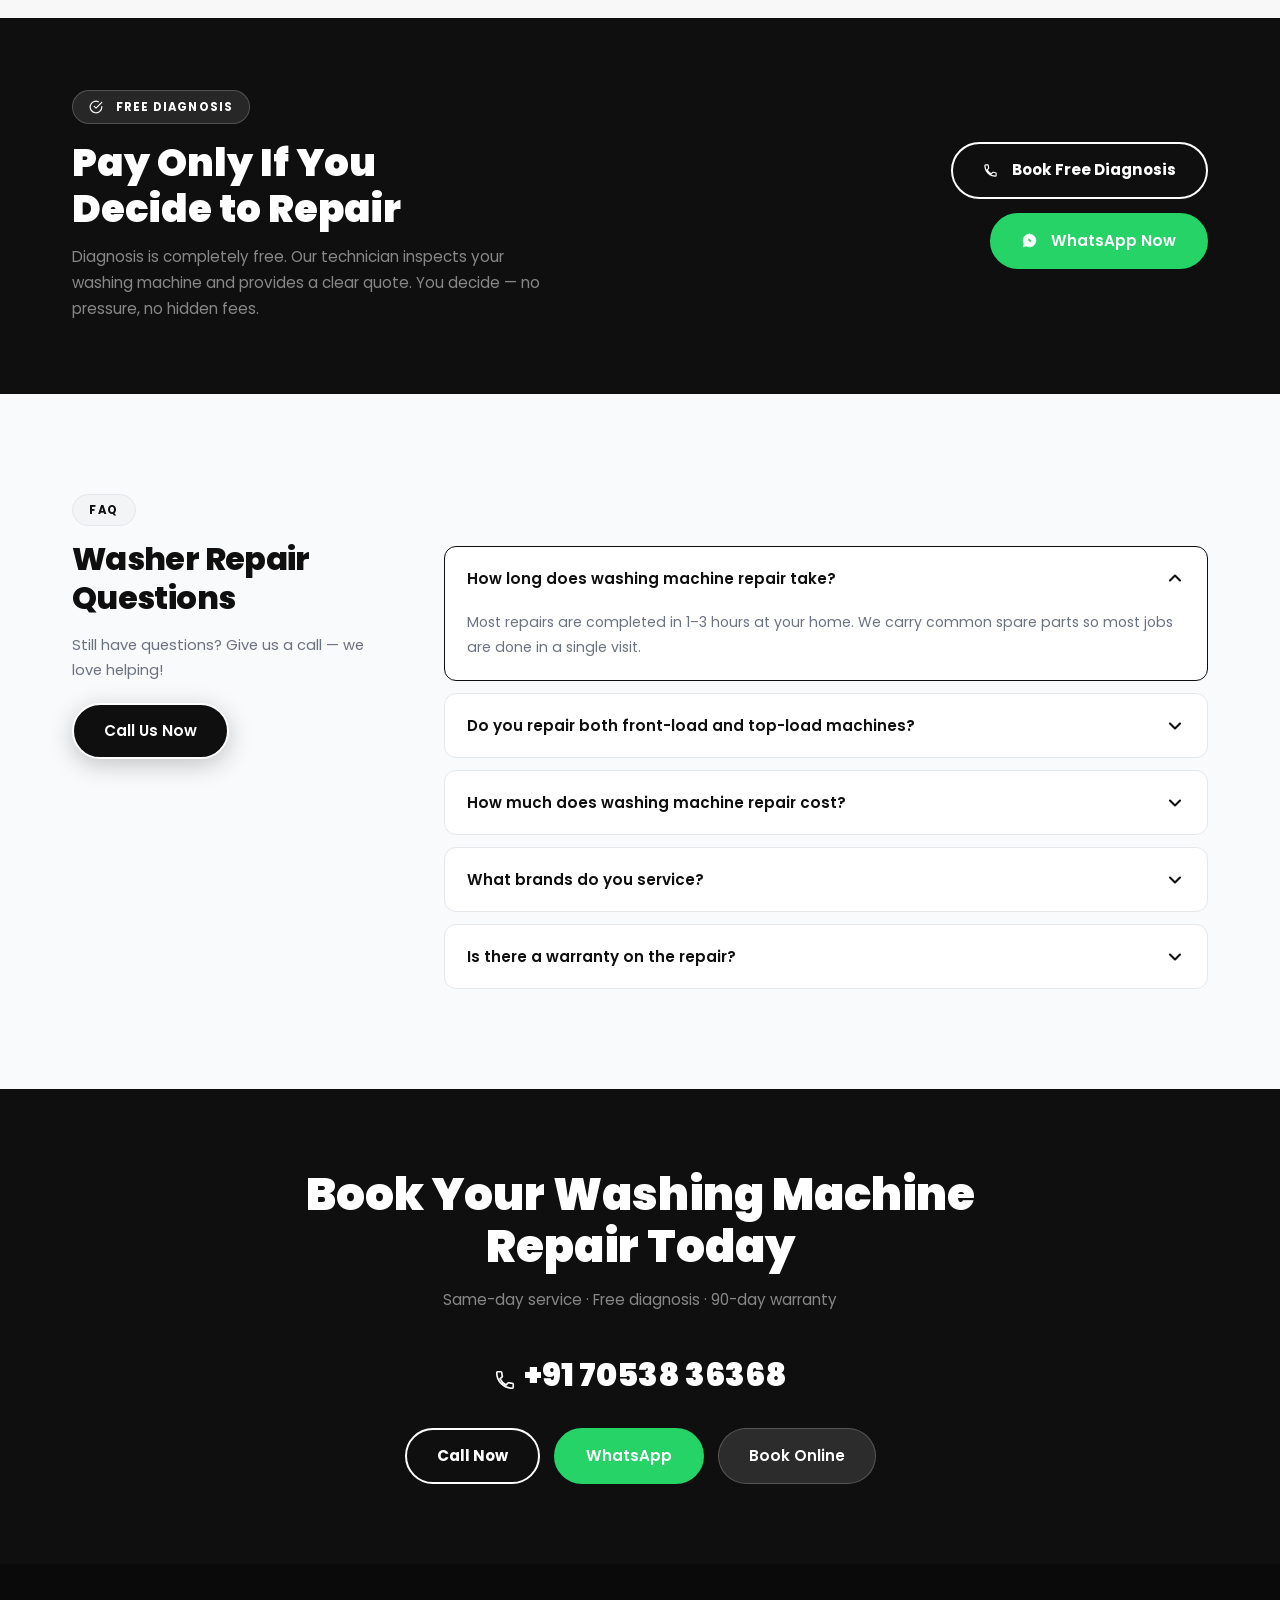
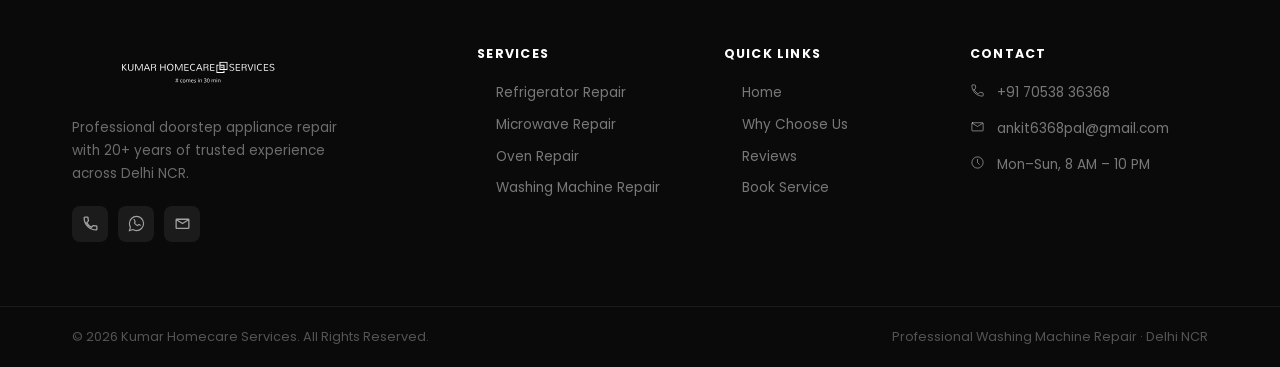
<file: washing-machine-repair.html>
<!DOCTYPE html>
<html lang="en">
<head>
  <meta charset="UTF-8"/>
  <meta name="viewport" content="width=device-width, initial-scale=1.0"/>
  <title>Washing Machine Repair at Doorstep – Kumar Homecare Services</title>
  <meta name="description" content="Expert washing machine repair service at your doorstep in Delhi NCR & Greater Noida. Same-day service, genuine parts, 90-day warranty. Call +91 70538 36368."/>
  <link rel="preconnect" href="https://fonts.googleapis.com"/>
  <link rel="preconnect" href="https://fonts.gstatic.com" crossorigin/>
  <link href="https://fonts.googleapis.com/css2?family=Poppins:ital,wght@0,300;0,400;0,500;0,600;0,700;0,800;0,900;1,400&display=swap" rel="stylesheet"/>
  <link rel="stylesheet" href="style.css"/>
  <meta name="keywords" content="washing machine repair, top load repair, front load repair, washing machine repair near me, washing machine repair Noida">
  <link rel="icon" type="image/x-icon" href="logo.png"/>
  <!-- Google tag (gtag.js) -->
<script async src="https://www.googletagmanager.com/gtag/js?id=G-RBWQCLLZML"></script>
<script>
  window.dataLayer = window.dataLayer || [];
  function gtag(){dataLayer.push(arguments);}
  gtag('js', new Date());

  gtag('config', 'G-RBWQCLLZML');
</script>
  <script>document.documentElement.setAttribute('data-theme', localStorage.getItem('theme') || 'light');</script>
  <style>
    .sp-hero{position:relative;min-height:88vh;display:flex;flex-direction:column;justify-content:center;overflow:hidden;}
    .sp-hero-bg{position:absolute;inset:0;background-size:cover;background-position:center;transform:scale(1.04);}
    .sp-hero-bg::after{content:'';position:absolute;inset:0;background:linear-gradient(105deg,rgba(0,0,0,0.88) 0%,rgba(0,0,0,0.5) 60%,rgba(0,0,0,0.2) 100%);}
    .sp-hero-content{position:relative;z-index:2;padding:140px 0 80px;}
    .sp-breadcrumb{display:flex;align-items:center;gap:8px;font-size:0.82rem;color:#888;background:#fff;border-bottom:1px solid #eee;padding:12px 0;}
    .sp-breadcrumb a{color:#888;text-decoration:none;transition:color .2s;}
    .sp-breadcrumb a:hover{color:#0f0f0f;}
    .sp-breadcrumb span{opacity:.4;}
    .sp-bc-current{color:#0f0f0f;font-weight:600;opacity:1;}
    .sp-eyebrow{display:inline-block;font-size:0.7rem;font-weight:700;letter-spacing:0.18em;color:rgba(255,255,255,0.6);text-transform:uppercase;background:rgba(255,255,255,0.08);border:1px solid rgba(255,255,255,0.15);padding:7px 16px;border-radius:50px;margin-bottom:20px;}
    .sp-headline{font-size:clamp(2rem,5vw,3.8rem);font-weight:900;color:#fff;line-height:1.08;letter-spacing:-0.02em;text-transform:uppercase;margin-bottom:18px;max-width:680px;}
    .sp-headline span{color:rgba(255,255,255,0.45);}
    .sp-sub{font-size:1rem;color:rgba(255,255,255,0.62);line-height:1.75;max-width:440px;margin-bottom:36px;}
    .sp-actions{display:flex;gap:14px;flex-wrap:wrap;}
    .sp-trust{display:flex;gap:0;margin-top:52px;background:rgba(0,0,0,0.55);backdrop-filter:blur(12px);border-top:1px solid rgba(255,255,255,0.1);border-radius:16px;overflow:hidden;width:fit-content;}
    .sp-trust-item{padding:18px 28px;display:flex;flex-direction:column;}
    .sp-trust-item+.sp-trust-item{border-left:1px solid rgba(255,255,255,0.1);}
    .sp-trust-num{font-size:1.4rem;font-weight:900;color:#fff;line-height:1;}
    .sp-trust-lbl{font-size:0.68rem;color:rgba(255,255,255,0.45);margin-top:4px;white-space:nowrap;}
    .breadcrumb{background:#f8f8f8;border-bottom:1px solid #e8e8e8;padding:14px 0;}
    .breadcrumb-inner{display:flex;align-items:center;gap:8px;font-size:0.82rem;color:#888;}
    .breadcrumb-inner a{color:#888;text-decoration:none;transition:color .2s;}
    .breadcrumb-inner a:hover{color:#0f0f0f;}
    .bc-sep{opacity:.4;}
    .bc-current{color:#0f0f0f;font-weight:600;}
    .issues-grid{display:grid;grid-template-columns:repeat(3,1fr);gap:22px;margin-top:52px;}
    .issue-card{background:#fff;border:1.5px solid #ebebeb;border-radius:18px;padding:28px 24px;transition:border-color .25s,box-shadow .25s,transform .25s;}
    .issue-card:hover{border-color:#0f0f0f;box-shadow:0 8px 32px rgba(0,0,0,0.1);transform:translateY(-4px);}
    .issue-icon{width:48px;height:48px;background:#f3f4f6;border-radius:12px;display:flex;align-items:center;justify-content:center;margin-bottom:16px;border:1.5px solid #e5e7eb;}
    .issue-icon svg{width:24px;height:24px;stroke:#0f0f0f;fill:none;stroke-width:1.8;stroke-linecap:round;stroke-linejoin:round;}
    .issue-card h4{font-size:0.95rem;font-weight:700;color:#0f0f0f;margin-bottom:8px;}
    .issue-card p{font-size:0.82rem;color:#888;line-height:1.7;}
    .feature-bar{display:grid;grid-template-columns:repeat(4,1fr);gap:20px;margin-top:52px;}
    .feature-card{background:#fff;border:1.5px solid #ebebeb;border-radius:16px;padding:24px 20px;text-align:center;transition:border-color .25s,box-shadow .25s;}
    .feature-card:hover{border-color:#0f0f0f;box-shadow:0 6px 24px rgba(0,0,0,0.08);}
    .feature-icon{width:56px;height:56px;background:#f3f4f6;border-radius:14px;display:flex;align-items:center;justify-content:center;margin:0 auto 14px;color:#0f0f0f;}
    .feature-card h4{font-size:0.88rem;font-weight:700;color:#0f0f0f;margin-bottom:6px;}
    .feature-card p{font-size:0.78rem;color:#999;line-height:1.6;}
    .steps-inline{display:flex;align-items:flex-start;gap:0;margin-top:52px;}
    .step-inline{flex:1;text-align:center;position:relative;}
    .step-inline+.step-inline::before{content:'';position:absolute;top:28px;left:-50%;width:100%;height:2px;background:linear-gradient(to right,#0f0f0f,#ddd);z-index:0;}
    .step-num{width:56px;height:56px;background:#f3f4f6;color:#0f0f0f;border-radius:50%;display:flex;align-items:center;justify-content:center;font-size:1.1rem;font-weight:900;margin:0 auto 16px;position:relative;z-index:1;border:2px solid #0f0f0f;}
    .step-inline h4{font-size:0.88rem;font-weight:700;color:#0f0f0f;margin-bottom:6px;}
    .step-inline p{font-size:0.78rem;color:#999;line-height:1.6;max-width:160px;margin:0 auto;}
    .price-section{background:#0f0f0f;padding:72px 0;}
    .price-inner{display:grid;grid-template-columns:1fr auto;gap:48px;align-items:center;}
    .price-badge{display:inline-flex;align-items:center;gap:8px;background:rgba(255,255,255,0.1);border:1px solid rgba(255,255,255,0.2);color:#fff;font-size:0.72rem;font-weight:700;letter-spacing:0.1em;padding:7px 16px;border-radius:50px;text-transform:uppercase;margin-bottom:16px;}
    .price-section h2{font-size:clamp(1.6rem,3vw,2.4rem);font-weight:900;color:#fff;line-height:1.2;margin-bottom:12px;}
    .price-section p{color:rgba(255,255,255,0.5);font-size:0.95rem;line-height:1.7;max-width:480px;}
    .sp-faq{display:flex;flex-direction:column;gap:12px;margin-top:52px;}
    .sp-cta{background:#0f0f0f;padding:80px 0;text-align:center;}
    .sp-cta h2{font-size:clamp(1.8rem,3.5vw,3rem);font-weight:900;color:#fff;margin-bottom:16px;line-height:1.15;}
    .sp-cta p{color:rgba(255,255,255,0.5);font-size:0.95rem;margin-bottom:36px;}
    .sp-cta-phone{font-size:clamp(1.4rem,3vw,2rem);font-weight:900;color:#fff;margin-bottom:28px;}
    .sp-cta-btns{display:flex;gap:14px;justify-content:center;flex-wrap:wrap;}
    @media(max-width:768px){
      .sp-hero-content{padding:110px 20px 60px 20px;}
      .sp-headline{font-size:1.7rem;}
      .sp-sub{font-size:0.85rem;}
      .sp-actions{flex-direction:column;max-width:280px;}
      .sp-actions .btn{text-align:center;justify-content:center;}
      .sp-trust{flex-wrap:wrap;width:100%;}
      .sp-trust-item{flex:1;min-width:120px;padding:14px 16px;}
      .issues-grid{grid-template-columns:1fr 1fr;}
      .feature-bar{grid-template-columns:1fr 1fr;}
      .steps-inline{flex-direction:column;align-items:center;gap:28px;}
      .step-inline+.step-inline::before{display:none;}
      .price-inner{grid-template-columns:1fr;text-align:center;}
      .sp-cta-btns{flex-direction:column;align-items:center;}
    }
    @media(max-width:480px){.issues-grid{grid-template-columns:1fr;}.feature-bar{grid-template-columns:1fr;}}
    /* ── DARK MODE OVERRIDES ── */
    [data-theme="dark"] body { background:#0e1117; color:#e6edf3; }
    [data-theme="dark"] .sp-breadcrumb { background:#161b22; border-color:#30363d; }
    [data-theme="dark"] .sp-breadcrumb a { color:#8b949e; }
    [data-theme="dark"] .sp-bc-current { color:#e6edf3; }
    [data-theme="dark"] section[style*="background:#fff"],
    [data-theme="dark"] section[style*="background: #fff"],
    [data-theme="dark"] section[style*="background:#f8f8f8"],
    [data-theme="dark"] section[style*="background: #f8f8f8"] { background:#0e1117 !important; }
    [data-theme="dark"] .issue-card { background:#161b22 !important; border-color:#30363d !important; }
    [data-theme="dark"] .issue-card h4 { color:#e6edf3 !important; }
    [data-theme="dark"] .issue-card p { color:#8b949e !important; }
    [data-theme="dark"] .issue-icon { background:#000000 !important; border-color:#ffffff !important; }
    [data-theme="dark"] .issue-icon svg { stroke:#ffffff !important; }
    [data-theme="dark"] .feature-card { background:#161b22 !important; border-color:#30363d !important; }
    [data-theme="dark"] .feature-card h4 { color:#e6edf3 !important; }
    [data-theme="dark"] .feature-card p { color:#8b949e !important; }
    [data-theme="dark"] .feature-icon { background:#000000 !important; color:#ffffff !important; border:1.5px solid #ffffff !important; }
    [data-theme="dark"] .feature-icon svg { stroke:#ffffff !important; color:#ffffff !important; }
    [data-theme="dark"] .feature-icon svg path,
    [data-theme="dark"] .feature-icon svg line,
    [data-theme="dark"] .feature-icon svg circle { stroke:#ffffff !important; }
    [data-theme="dark"] .step-inline h4 { color:#e6edf3 !important; }
    [data-theme="dark"] .step-inline p { color:#8b949e !important; }
    [data-theme="dark"] .step-num { background:#000000 !important; color:#ffffff !important; border-color:#ffffff !important; }
    [data-theme="dark"] .step-inline+.step-inline::before { background:linear-gradient(to right,#ffffff,#30363d) !important; }
    [data-theme="dark"] .faq-item { background:#161b22 !important; border-color:#30363d !important; }
    [data-theme="dark"] .faq-question { color:#e6edf3 !important; }
    [data-theme="dark"] .faq-answer { color:#8b949e !important; }
    [data-theme="dark"] .section-title { color:#e6edf3 !important; }
    [data-theme="dark"] .section-desc { color:#8b949e !important; }
    [data-theme="dark"] .section-tag { color:#8b949e !important; }
  </style>
</head>
<body>
  <div class="page-loader" id="pageLoader">
    <div class="loader-logo"><img src="logo.svg" alt="Kumar Homecare Services" class="loader-img"></div>
    <div class="loader-spinner"></div>
  </div>
  <div id="scrollProgress" class="scroll-progress-bar"></div>
  <div class="float-btns">
    <a href="https://wa.me/917053836368?text=Hi%2C%20I%20need%20appliance%20repair%20service.%20Please%20help%20me." target="_blank" class="float-btn float-wa" aria-label="WhatsApp"><svg viewBox="0 0 24 24" fill="currentColor"><path d="M17.472 14.382c-.297-.149-1.758-.867-2.03-.967-.273-.099-.471-.148-.67.15-.197.297-.767.966-.94 1.164-.173.199-.347.223-.644.075-.297-.15-1.255-.463-2.39-1.475-.883-.788-1.48-1.761-1.653-2.059-.173-.297-.018-.458.13-.606.134-.133.298-.347.446-.52.149-.174.198-.298.298-.497.099-.198.05-.371-.025-.52-.075-.149-.669-1.612-.916-2.207-.242-.579-.487-.5-.669-.51-.173-.008-.371-.01-.57-.01-.198 0-.52.074-.792.372-.272.297-1.04 1.016-1.04 2.479 0 1.462 1.065 2.875 1.213 3.074.149.198 2.096 3.2 5.077 4.487.709.306 1.262.489 1.694.625.712.227 1.36.195 1.871.118.571-.085 1.758-.719 2.006-1.413.248-.694.248-1.289.173-1.413-.074-.124-.272-.198-.57-.347m-5.421 7.403h-.004a9.87 9.87 0 01-5.031-1.378l-.361-.214-3.741.982.998-3.648-.235-.374a9.86 9.86 0 01-1.51-5.26c.001-5.45 4.436-9.884 9.888-9.884 2.64 0 5.122 1.03 6.988 2.898a9.825 9.825 0 012.893 6.994c-.003 5.45-4.437 9.884-9.885 9.884m8.413-18.297A11.815 11.815 0 0012.05 0C5.495 0 .16 5.335.157 11.892c0 2.096.547 4.142 1.588 5.945L.057 24l6.305-1.654a11.882 11.882 0 005.683 1.448h.005c6.554 0 11.89-5.335 11.893-11.893a11.821 11.821 0 00-3.48-8.413Z"/></svg></a>
    <a href="tel:+917053836368" class="float-btn float-call" aria-label="Call Us"><svg viewBox="0 0 24 24" fill="currentColor"><path d="M6.62 10.79c1.44 2.83 3.76 5.14 6.59 6.59l2.2-2.2c.27-.27.67-.36 1.02-.24 1.12.37 2.33.57 3.57.57.55 0 1 .45 1 1V20c0 .55-.45 1-1 1-9.39 0-17-7.61-17-17 0-.55.45-1 1-1h3.5c.55 0 1 .45 1 1 0 1.25.2 2.45.57 3.57.11.35.03.74-.25 1.02l-2.2 2.2z"/></svg></a>
  </div>

  <header class="navbar" id="navbar">
    <div class="nav-inner">
      <a href="index.html" class="logo"><img src="logo.svg" alt="Kumar Homecare Services Logo" class="logo-img"></a>
      <nav class="nav-links" id="navLinks">
        <a href="index.html" class="nav-link">Home</a>
        <a href="index.html#services" class="nav-link active">Services</a>
        <a href="index.html#why-us" class="nav-link">Why Choose Us</a>
        <a href="index.html#reviews" class="nav-link">Reviews</a>
        <a href="index.html#contact" class="nav-link">Contact</a>
      </nav>
      <a href="index.html#contact" class="btn btn-primary nav-cta">Book Service</a>
      <button class="theme-toggle" id="themeToggle" aria-label="Toggle dark mode">
        <span class="theme-toggle-track">
          <span class="theme-toggle-thumb">
            <svg class="icon-sun" viewBox="0 0 24 24" fill="none" width="13" height="13"><circle cx="12" cy="12" r="4" stroke="currentColor" stroke-width="2"/><path d="M12 2v2M12 20v2M4.22 4.22l1.42 1.42M18.36 18.36l1.42 1.42M2 12h2M20 12h2M4.22 19.78l1.42-1.42M18.36 5.64l1.42-1.42" stroke="currentColor" stroke-width="2" stroke-linecap="round"/></svg>
            <svg class="icon-moon" viewBox="0 0 24 24" fill="none" width="13" height="13"><path d="M21 12.79A9 9 0 1111.21 3a7 7 0 009.79 9.79z" stroke="currentColor" stroke-width="2" stroke-linecap="round" stroke-linejoin="round"/></svg>
          </span>
        </span>
      </button>
      <button class="hamburger" id="hamburger" aria-label="Toggle Menu" aria-expanded="false"><span></span><span></span><span></span></button>
    </div>
  </header>
  <div class="mobile-menu" id="mobileMenu">
    <a href="index.html" class="mobile-link">Home</a>
    <a href="index.html#services" class="mobile-link">Services</a>
    <a href="index.html#why-us" class="mobile-link">Why Choose Us</a>
    <a href="index.html#reviews" class="mobile-link">Reviews</a>
    <a href="index.html#contact" class="mobile-link">Contact</a>
    <a href="index.html#contact" class="btn btn-primary mobile-cta">Book Service</a>
  </div>

  <div class="sp-breadcrumb">
    <div class="container-wide">
      <a href="index.html">Home</a> <span>›</span> <a href="index.html#services">Services</a> <span>›</span> <span class="sp-bc-current">Washing Machine Repair</span>
    </div>
  </div>

  <section class="sp-hero">
    <div class="sp-hero-bg" style="background-image:url('washer_repair.png');"></div>
    <div class="container-wide sp-hero-content">
      <!-- <span class="sp-eyebrow"><svg viewBox="0 0 24 24" fill="none" width="13" height="13" style="display:inline;vertical-align:-1px;margin-right:6px"><path d="M14.7 6.3a1 1 0 000 1.4l1.6 1.6a1 1 0 001.4 0l3.77-3.77a6 6 0 01-7.94 7.94l-6.91 6.91a2.12 2.12 0 01-3-3l6.91-6.91a6 6 0 017.94-7.94l-3.76 3.76z" stroke="currentColor" stroke-width="1.8" stroke-linecap="round" stroke-linejoin="round"/></svg>Expert Repair &middot; Delhi NCR &amp; Greater Noida</span> -->
      <h1 class="sp-headline">Washing Machine Repair<br><span>At Your Doorstep</span></h1>
      <p class="sp-sub">Front-load, top-load, semi-automatic — we repair all types. Certified technicians, genuine parts, 90-day warranty.</p>
      <div class="sp-actions">
        <a href="tel:+917053836368" style="background:transparent;color:#fff;border-color:#fff;" class="btn btn-primary"><svg viewBox="0 0 24 24" fill="none" width="16" height="16" style="display:inline;vertical-align:-3px;margin-right:6px"><path d="M6.62 10.79c1.44 2.83 3.76 5.14 6.59 6.59l2.2-2.2c.27-.27.67-.36 1.02-.24 1.12.37 2.33.57 3.57.57.55 0 1 .45 1 1V20c0 .55-.45 1-1 1-9.39 0-17-7.61-17-17 0-.55.45-1 1-1h3.5c.55 0 1 .45 1 1 0 1.25.2 2.45.57 3.57.11.35.03.74-.25 1.02l-2.2 2.2z" stroke="currentColor" stroke-width="1.8" stroke-linecap="round"/></svg>Call Now &ndash; Free Diagnosis</a>
        <a href="https://wa.me/917053836368?text=Hi%2C%20I%20need%20appliance%20repair%20service.%20Please%20help%20me." target="_blank" style="background:transparent;color:#fff;border-color:#fff;" class="btn btn-white"><svg viewBox="0 0 24 24" fill="currentColor" width="16" height="16" style="display:inline;vertical-align:-3px;margin-right:6px"><path d="M17.472 14.382c-.297-.149-1.758-.867-2.03-.967-.273-.099-.471-.148-.67.15-.197.297-.767.966-.94 1.164-.173.199-.347.223-.644.075-.297-.15-1.255-.463-2.39-1.475-.883-.788-1.48-1.761-1.653-2.059-.173-.297-.018-.458.13-.606.134-.133.298-.347.446-.52.149-.174.198-.298.298-.497.099-.198.05-.371-.025-.52-.075-.149-.669-1.612-.916-2.207-.242-.579-.487-.5-.669-.51M12 2C6.477 2 2 6.477 2 12c0 1.89.525 3.66 1.438 5.168L2 22l4.832-1.438A9.96 9.96 0 0012 22c5.523 0 10-4.477 10-10S17.523 2 12 2z" stroke="currentColor" stroke-width="1.4" stroke-linecap="round"/></svg>WhatsApp Us</a>
      </div>
      <div class="sp-trust">
        <div class="sp-trust-item"><span class="sp-trust-num">20+</span><span class="sp-trust-lbl">Years Experience</span></div>
        <div class="sp-trust-item"><span class="sp-trust-num">3K+</span><span class="sp-trust-lbl">Washers Repaired</span></div>
        <div class="sp-trust-item"><span class="sp-trust-num">30 Min</span><span class="sp-trust-lbl">Avg. Response</span></div>
        <div class="sp-trust-item"><span class="sp-trust-num">90 Days</span><span class="sp-trust-lbl">Repair Warranty</span></div>
      </div>
    </div>
  </section>

  <main>
    <section class="section" style="background:#fff;">
      <div class="container-wide">
        <div class="section-header reveal">
          <span class="section-tag">COMMON PROBLEMS</span>
          <h2 class="section-title">What We <span class="accent">Fix</span></h2>
          <p class="section-desc">From drum issues to drainage failures — we handle every washing machine problem.</p>
        </div>
        <div class="issues-grid reveal">
          <div class="issue-card">
            <div class="issue-icon"><svg viewBox="0 0 24 24"><circle cx="12" cy="12" r="9"/><path d="M12 8v8M8 12h8"/></svg></div>
            <h4>Not Spinning</h4>
            <p>Drum not spinning or spinning too slowly? We fix motor failures, belt issues, and lid switch problems on all models.</p>
          </div>
          <div class="issue-card">
            <div class="issue-icon"><svg viewBox="0 0 24 24"><path d="M12 22V12M12 12L8 16M12 12l4 4"/><path d="M20 16.58A5 5 0 0018 7h-1.26A8 8 0 104 15.25"/></svg></div>
            <h4>Water Not Draining</h4>
            <p>Standing water after a wash cycle? We clear blocked drain pumps, hoses, and filters to restore proper drainage.</p>
          </div>
          <div class="issue-card">
            <div class="issue-icon"><svg viewBox="0 0 24 24"><rect x="3" y="11" width="18" height="11" rx="2"/><path d="M7 11V7a5 5 0 0110 0v4"/></svg></div>
            <h4>Door Won't Lock / Open</h4>
            <p>Stuck door locks and faulty interlocks are safety hazards. We repair or replace door mechanisms on all brands.</p>
          </div>
          <div class="issue-card">
            <div class="issue-icon"><svg viewBox="0 0 24 24"><path d="M22 12h-4l-3 9L9 3l-3 9H2"/></svg></div>
            <h4>Noisy Drum / Vibration</h4>
            <p>Banging or excessive vibration during spin? We replace worn drum bearings, shock absorbers, and springs.</p>
          </div>
          <div class="issue-card">
            <div class="issue-icon"><svg viewBox="0 0 24 24"><path d="M12 2v6M12 22v-6M4.93 4.93l4.24 4.24M14.83 14.83l4.24 4.24M2 12h6M22 12h-6M4.93 19.07l4.24-4.24M14.83 9.17l4.24-4.24"/></svg></div>
            <h4>Not Filling with Water</h4>
            <p>Water inlet valve failures and blocked inlet hoses are common. We diagnose and fix low-pressure and solenoid issues.</p>
          </div>
          <div class="issue-card">
            <div class="issue-icon"><svg viewBox="0 0 24 24"><rect x="2" y="3" width="20" height="14" rx="2"/><path d="M8 21h8M12 17v4"/></svg></div>
            <h4>Control Panel Error</h4>
            <p>Error codes on display, buttons not responding? We repair electronic control boards and reset washing machine programs.</p>
          </div>
        </div>
      </div>
    </section>

    <section class="section" style="background:#f8f8f8;">
      <div class="container-wide">
        <div class="section-header reveal">
          <span class="section-tag">WHY US</span>
          <h2 class="section-title">Why Choose <span class="accent">Kumar Homecare</span></h2>
          <p class="section-desc">Delhi NCR's most trusted washing machine repair service.</p>
        </div>
        <div class="feature-bar reveal">
          <div class="feature-card">
            <div class="feature-icon"><svg viewBox="0 0 24 24" fill="none" width="28" height="28"><path d="M13 2L3 14h9l-1 8 10-12h-9l1-8z" stroke="currentColor" stroke-width="1.8" stroke-linecap="round" stroke-linejoin="round"/></svg></div>
            <h4>Same-Day Service</h4>
            <p>Book your repair and get a technician at your door the same day, any day of the week.</p>
          </div>
          <div class="feature-card">
            <div class="feature-icon"><svg viewBox="0 0 24 24" fill="none" width="28" height="28"><path d="M14.7 6.3a1 1 0 000 1.4l1.6 1.6a1 1 0 001.4 0l3.77-3.77a6 6 0 01-7.94 7.94l-6.91 6.91a2.12 2.12 0 01-3-3l6.91-6.91a6 6 0 017.94-7.94l-3.76 3.76z" stroke="currentColor" stroke-width="1.8" stroke-linecap="round" stroke-linejoin="round"/></svg></div>
            <h4>All Types Covered</h4>
            <p>Front-load, top-load, semi-automatic — we repair them all with genuine OEM parts.</p>
          </div>
          <div class="feature-card">
            <div class="feature-icon"><svg viewBox="0 0 24 24" fill="none" width="28" height="28"><path d="M12 22s8-4 8-10V5l-8-3-8 3v7c0 6 8 10 8 10z" stroke="currentColor" stroke-width="1.8" stroke-linecap="round" stroke-linejoin="round"/></svg></div>
            <h4>90-Day Warranty</h4>
            <p>Every repair is backed by a 90-day warranty. Same issue? We fix it free of charge.</p>
          </div>
          <div class="feature-card">
            <div class="feature-icon"><svg viewBox="0 0 24 24" fill="none" width="28" height="28"><line x1="12" y1="1" x2="12" y2="23" stroke="currentColor" stroke-width="1.8" stroke-linecap="round"/><path d="M17 5H9.5a3.5 3.5 0 000 7h5a3.5 3.5 0 010 7H6" stroke="currentColor" stroke-width="1.8" stroke-linecap="round"/></svg></div>
            <h4>No Hidden Charges</h4>
            <p>Upfront pricing with full breakdown before we start. What we quote is what you pay.</p>
          </div>
        </div>
      </div>
    </section>

    <section class="section" style="background:#fff;">
      <div class="container-wide">
        <div class="section-header reveal">
          <span class="section-tag">PROCESS</span>
          <h2 class="section-title">How It <span class="accent">Works</span></h2>
          <p class="section-desc">Simple, fast, and hassle-free washing machine repair.</p>
        </div>
        <div class="steps-inline reveal">
          <div class="step-inline"><div class="step-num">1</div><h4>Call or WhatsApp</h4><p>We confirm your slot within 15 minutes of your booking.</p></div>
          <div class="step-inline"><div class="step-num">2</div><h4>Technician Arrives</h4><p>Certified technician at your door within 30–60 minutes.</p></div>
          <div class="step-inline"><div class="step-num">3</div><h4>Free Diagnosis</h4><p>We inspect your washer and share a transparent cost estimate.</p></div>
          <div class="step-inline"><div class="step-num">4</div><h4>Repair Done ✓</h4><p>Fixed on the spot using genuine parts with a 90-day warranty.</p></div>
        </div>
      </div>
    </section>

    <section style="background:#f8f8f8;padding:60px 0;overflow:hidden;">
      <div class="container-wide" style="text-align:center;margin-bottom:32px;">
        <span class="section-tag">BRANDS WE SERVICE</span>
        <h2 class="section-title" style="margin-top:8px;">All Major <span class="accent">Brands</span></h2>
      </div>
      <div class="brand-slider-wrap">
        <div class="brand-track">
          <div class="brand-slide"><span class="brand-name">Samsung</span></div>
          <div class="brand-slide"><span class="brand-name">LG</span></div>
          <div class="brand-slide"><span class="brand-name">Whirlpool</span></div>
          <div class="brand-slide"><span class="brand-name">IFB</span></div>
          <div class="brand-slide"><span class="brand-name">Bosch</span></div>
          <div class="brand-slide"><span class="brand-name">Haier</span></div>
          <div class="brand-slide"><span class="brand-name">Godrej</span></div>
          <div class="brand-slide"><span class="brand-name">Siemens</span></div>
          <div class="brand-slide"><span class="brand-name">Panasonic</span></div>
          <div class="brand-slide"><span class="brand-name">Electrolux</span></div>
          <div class="brand-slide"><span class="brand-name">Samsung</span></div>
          <div class="brand-slide"><span class="brand-name">LG</span></div>
          <div class="brand-slide"><span class="brand-name">Whirlpool</span></div>
          <div class="brand-slide"><span class="brand-name">IFB</span></div>
          <div class="brand-slide"><span class="brand-name">Bosch</span></div>
          <div class="brand-slide"><span class="brand-name">Haier</span></div>
          <div class="brand-slide"><span class="brand-name">Godrej</span></div>
          <div class="brand-slide"><span class="brand-name">Siemens</span></div>
          <div class="brand-slide"><span class="brand-name">Panasonic</span></div>
          <div class="brand-slide"><span class="brand-name">Electrolux</span></div>
        </div>
      </div>
    </section>

    <section class="price-section">
      <div class="container-wide">
        <div class="price-inner">
          <div>
            <div class="price-badge"><svg viewBox="0 0 24 24" fill="none" width="14" height="14" style="display:inline;vertical-align:-2px;margin-right:5px"><path d="M22 11.08V12a10 10 0 11-5.93-9.14" stroke="currentColor" stroke-width="2" stroke-linecap="round" stroke-linejoin="round"/><polyline points="22 4 12 14.01 9 11.01" stroke="currentColor" stroke-width="2" stroke-linecap="round" stroke-linejoin="round"/></svg>Free Diagnosis</div>
            <h2>Pay Only If You<br>Decide to Repair</h2>
            <p>Diagnosis is completely free. Our technician inspects your washing machine and provides a clear quote. You decide — no pressure, no hidden fees.</p>
          </div>
          <div style="display:flex;flex-direction:column;gap:14px;align-items:flex-end;">
            <a href="tel:+917053836368" class="btn btn-white"><svg viewBox="0 0 24 24" fill="none" width="15" height="15" style="display:inline;vertical-align:-2px;margin-right:6px"><path d="M6.62 10.79c1.44 2.83 3.76 5.14 6.59 6.59l2.2-2.2c.27-.27.67-.36 1.02-.24 1.12.37 2.33.57 3.57.57.55 0 1 .45 1 1V20c0 .55-.45 1-1 1-9.39 0-17-7.61-17-17 0-.55.45-1 1-1h3.5c.55 0 1 .45 1 1 0 1.25.2 2.45.57 3.57.11.35.03.74-.25 1.02l-2.2 2.2z" stroke="currentColor" stroke-width="1.8" stroke-linecap="round"/></svg>Book Free Diagnosis</a>
            <a href="https://wa.me/917053836368?text=Hi%2C%20I%20need%20appliance%20repair%20service.%20Please%20help%20me." target="_blank" class="btn btn-wa"><svg viewBox="0 0 24 24" fill="currentColor" width="15" height="15" style="display:inline;vertical-align:-2px;margin-right:6px"><path d="M17.472 14.382c-.297-.149-1.758-.867-2.03-.967-.273-.099-.471-.148-.67.15-.197.297-.767.966-.94 1.164-.173.199-.347.223-.644.075-.297-.15-1.255-.463-2.39-1.475-.883-.788-1.48-1.761-1.653-2.059-.173-.297-.018-.458.13-.606.134-.133.298-.347.446-.52.149-.174.198-.298.298-.497.099-.198.05-.371-.025-.52-.075-.149-.669-1.612-.916-2.207-.242-.579-.487-.5-.669-.51M12 2C6.477 2 2 6.477 2 12c0 1.89.525 3.66 1.438 5.168L2 22l4.832-1.438A9.96 9.96 0 0012 22c5.523 0 10-4.477 10-10S17.523 2 12 2z" stroke="currentColor" stroke-width="1.4" stroke-linecap="round"/></svg>WhatsApp Now</a>
          </div>
        </div>
      </div>
    </section>

    <section class="section faq-section">
      <div class="container-wide">
        <div class="faq-layout">
          <div class="faq-left reveal">
            <span class="section-tag">FAQ</span>
            <h2 class="section-title">Washer Repair<br><span class="accent">Questions</span></h2>
            <p>Still have questions? Give us a call — we love helping!</p>
            <a href="tel:+917053836368" class="btn btn-primary" style="margin-top:20px">Call Us Now</a>
          </div>
          <div class="faq-right reveal reveal-delay sp-faq">
            <div class="faq-item"><button class="faq-q" aria-expanded="false"><span>How long does washing machine repair take?</span><svg class="faq-arrow" viewBox="0 0 24 24" fill="none" width="20" height="20"><path d="M6 9l6 6 6-6" stroke="#0f0f0f" stroke-width="2.5" stroke-linecap="round" stroke-linejoin="round"/></svg></button><div class="faq-ans"><p>Most repairs are completed in 1–3 hours at your home. We carry common spare parts so most jobs are done in a single visit.</p></div></div>
            <div class="faq-item"><button class="faq-q" aria-expanded="false"><span>Do you repair both front-load and top-load machines?</span><svg class="faq-arrow" viewBox="0 0 24 24" fill="none" width="20" height="20"><path d="M6 9l6 6 6-6" stroke="#0f0f0f" stroke-width="2.5" stroke-linecap="round" stroke-linejoin="round"/></svg></button><div class="faq-ans"><p>Yes! We repair all types — fully automatic front-load, fully automatic top-load, and semi-automatic twin-tub machines.</p></div></div>
            <div class="faq-item"><button class="faq-q" aria-expanded="false"><span>How much does washing machine repair cost?</span><svg class="faq-arrow" viewBox="0 0 24 24" fill="none" width="20" height="20"><path d="M6 9l6 6 6-6" stroke="#0f0f0f" stroke-width="2.5" stroke-linecap="round" stroke-linejoin="round"/></svg></button><div class="faq-ans"><p>Costs depend on the issue. Diagnosis is free. Typical repairs range from ₹400 to ₹4,000 depending on parts. We give you a quote before we start.</p></div></div>
            <div class="faq-item"><button class="faq-q" aria-expanded="false"><span>What brands do you service?</span><svg class="faq-arrow" viewBox="0 0 24 24" fill="none" width="20" height="20"><path d="M6 9l6 6 6-6" stroke="#0f0f0f" stroke-width="2.5" stroke-linecap="round" stroke-linejoin="round"/></svg></button><div class="faq-ans"><p>We service Samsung, LG, Whirlpool, IFB, Bosch, Haier, Godrej, Siemens, Panasonic, Electrolux and all other brands.</p></div></div>
            <div class="faq-item"><button class="faq-q" aria-expanded="false"><span>Is there a warranty on the repair?</span><svg class="faq-arrow" viewBox="0 0 24 24" fill="none" width="20" height="20"><path d="M6 9l6 6 6-6" stroke="#0f0f0f" stroke-width="2.5" stroke-linecap="round" stroke-linejoin="round"/></svg></button><div class="faq-ans"><p>Yes — all repairs come with a 90-day service warranty. If the same problem comes back, we fix it absolutely free.</p></div></div>
          </div>
        </div>
      </div>
    </section>

    <section class="sp-cta">
      <div class="container-wide">
        <h2>Book Your Washing Machine<br>Repair Today</h2>
        <p>Same-day service · Free diagnosis · 90-day warranty</p>
        <div class="sp-cta-phone"><svg viewBox="0 0 24 24" fill="none" width="22" height="22" style="display:inline;vertical-align:-5px;margin-right:8px"><path d="M6.62 10.79c1.44 2.83 3.76 5.14 6.59 6.59l2.2-2.2c.27-.27.67-.36 1.02-.24 1.12.37 2.33.57 3.57.57.55 0 1 .45 1 1V20c0 .55-.45 1-1 1-9.39 0-17-7.61-17-17 0-.55.45-1 1-1h3.5c.55 0 1 .45 1 1 0 1.25.2 2.45.57 3.57.11.35.03.74-.25 1.02l-2.2 2.2z" stroke="currentColor" stroke-width="1.8" stroke-linecap="round"/></svg>+91 70538 36368</div>
        <div class="sp-cta-btns">
          <a href="tel:+917053836368" class="btn btn-white">Call Now</a>
          <a href="https://wa.me/917053836368?text=Hi%2C%20I%20need%20appliance%20repair%20service.%20Please%20help%20me." target="_blank" class="btn btn-wa">WhatsApp</a>
          <a href="index.html#contact" class="btn" style="background:rgba(255,255,255,0.12);color:#fff;border:1.5px solid rgba(255,255,255,0.2);">Book Online</a>
        </div>
      </div>
    </section>
  </main>

  <footer class="footer" id="footer">
    <div class="container-wide footer-top">
      <div class="footer-brand-col">
        <div class="logo footer-logo"><img src="logo.svg" alt="Kumar Homecare Services" class="logo-img footer-logo-img"></div>
        <p class="footer-tagline">Professional doorstep appliance repair with 20+ years of trusted experience across Delhi NCR.</p>
        <div class="footer-social">
          <a href="tel:+917053836368" class="social-btn" aria-label="Call"><svg viewBox="0 0 24 24" fill="none" width="17" height="17"><path d="M6.62 10.79c1.44 2.83 3.76 5.14 6.59 6.59l2.2-2.2c.27-.27.67-.36 1.02-.24 1.12.37 2.33.57 3.57.57.55 0 1 .45 1 1V20c0 .55-.45 1-1 1-9.39 0-17-7.61-17-17 0-.55.45-1 1-1h3.5c.55 0 1 .45 1 1 0 1.25.2 2.45.57 3.57.11.35.03.74-.25 1.02l-2.2 2.2z" stroke="currentColor" stroke-width="1.8" stroke-linecap="round" stroke-linejoin="round"/></svg></a>
          <a href="https://wa.me/917053836368?text=Hi%2C%20I%20need%20appliance%20repair%20service.%20Please%20help%20me." target="_blank" class="social-btn" aria-label="WhatsApp"><svg viewBox="0 0 24 24" fill="none" width="17" height="17"><path d="M17.472 14.382c-.297-.149-1.758-.867-2.03-.967-.273-.099-.471-.148-.67.15-.197.297-.767.966-.94 1.164-.173.199-.347.223-.644.075-.297-.15-1.255-.463-2.39-1.475-.883-.788-1.48-1.761-1.653-2.059-.173-.297-.018-.458.13-.606.134-.133.298-.347.446-.52.149-.174.198-.298.298-.497.099-.198.05-.371-.025-.52-.075-.149-.669-1.612-.916-2.207-.242-.579-.487-.5-.669-.51M12 2C6.477 2 2 6.477 2 12c0 1.89.525 3.66 1.438 5.168L2 22l4.832-1.438A9.96 9.96 0 0012 22c5.523 0 10-4.477 10-10S17.523 2 12 2z" stroke="currentColor" stroke-width="1.6" stroke-linecap="round"/></svg></a>
          <a href="mailto:ankit6368pal@gmail.com" class="social-btn" aria-label="Email"><svg viewBox="0 0 24 24" fill="none" width="17" height="17"><path d="M4 7l8 5 8-5M4 6h16a1 1 0 011 1v11a1 1 0 01-1 1H4a1 1 0 01-1-1V7a1 1 0 011-1z" stroke="currentColor" stroke-width="1.8" stroke-linecap="round" stroke-linejoin="round"/></svg></a>
        </div>
      </div>
      <div class="footer-col"><h4 class="footer-heading">Services</h4><ul class="footer-links"><li><a href="fridge-repair.html">Refrigerator Repair</a></li><li><a href="microwave-repair.html">Microwave Repair</a></li><li><a href="index.html#services">Oven Repair</a></li><li><a href="washing-machine-repair.html">Washing Machine Repair</a></li></ul></div>
      <div class="footer-col"><h4 class="footer-heading">Quick Links</h4><ul class="footer-links"><li><a href="index.html">Home</a></li><li><a href="index.html#why-us">Why Choose Us</a></li><li><a href="index.html#reviews">Reviews</a></li><li><a href="index.html#contact">Book Service</a></li></ul></div>
      <div class="footer-col"><h4 class="footer-heading">Contact</h4><ul class="footer-contact-list"><li><svg viewBox="0 0 24 24" fill="none" width="15" height="15" class="fc-icon"><path d="M6.62 10.79c1.44 2.83 3.76 5.14 6.59 6.59l2.2-2.2c.27-.27.67-.36 1.02-.24 1.12.37 2.33.57 3.57.57.55 0 1 .45 1 1V20c0 .55-.45 1-1 1-9.39 0-17-7.61-17-17 0-.55.45-1 1-1h3.5c.55 0 1 .45 1 1 0 1.25.2 2.45.57 3.57.11.35.03.74-.25 1.02l-2.2 2.2z" stroke="currentColor" stroke-width="1.6" stroke-linecap="round"/></svg><a href="tel:+917053836368">+91 70538 36368</a></li><li><svg viewBox="0 0 24 24" fill="none" width="15" height="15" class="fc-icon"><path d="M4 7l8 5 8-5M4 6h16a1 1 0 011 1v11a1 1 0 01-1 1H4a1 1 0 01-1-1V7a1 1 0 011-1z" stroke="currentColor" stroke-width="1.6" stroke-linecap="round" stroke-linejoin="round"/></svg><a href="mailto:ankit6368pal@gmail.com">ankit6368pal@gmail.com</a></li><li><svg viewBox="0 0 24 24" fill="none" width="15" height="15" class="fc-icon"><circle cx="12" cy="12" r="9" stroke="currentColor" stroke-width="1.6"/><path d="M12 7v5l3 3" stroke="currentColor" stroke-width="1.6" stroke-linecap="round" stroke-linejoin="round"/></svg><span>Mon–Sun, 8 AM – 10 PM</span></li></ul></div>
    </div>
    <div class="footer-bottom"><div class="container-wide footer-bottom-inner"><p>© <span id="footerYear"></span> Kumar Homecare Services. All Rights Reserved.</p><p>Professional Washing Machine Repair · Delhi NCR</p></div></div>
  </footer>
  <div class="toast" id="toast" role="alert" aria-live="polite"></div>
  <script src="script.js"></script>
</body>
</html>
</file>
<file: style.css>
/* ══════════════════════════════════════════════════════
   KUMAR HOMECARE SERVICES — style.css  (v4 B&W Edition)
   Light bg  → accent = #0f0f0f (BLACK)
   Dark  bg  → accent = #ffffff (WHITE)
   Orange (#F97316) is REMOVED from all visible UI
══════════════════════════════════════════════════════ */

/* ─── RESET & ROOT ─── */
*, *::before, *::after { margin: 0; padding: 0; box-sizing: border-box; }

:root {
  /* Core palette */
  --black:         #0f0f0f;
  --black-soft:    #1a1a1a;
  --black-mid:     #2d2d2d;
  --grey-800:      #374151;
  --grey-600:      #4b5563;
  --grey-500:      #6b7280;
  --grey-300:      #d1d5db;
  --grey-200:      #e5e7eb;
  --grey-100:      #f3f4f6;
  --grey-50:       #f9fafb;
  --white:         #ffffff;

  /* Semantic */
  --bg:            #ffffff;
  --text:          #0f0f0f;
  --text-muted:    #6b7280;

  /* Accent: black on light, white on dark (managed per-section) */
  --accent:        #0f0f0f;   /* used on white/light backgrounds */
  --accent-inv:    #ffffff;   /* used on dark/black backgrounds  */

  --radius:        12px;
  --radius-lg:     18px;
  --radius-xl:     24px;
  --shadow-sm:     0 2px 8px rgba(0,0,0,0.06);
  --shadow:        0 4px 24px rgba(0,0,0,0.08);
  --shadow-lg:     0 12px 48px rgba(0,0,0,0.12);
  --shadow-dark:   0 8px 32px rgba(0,0,0,0.3);
  --transition:    0.25s ease;
  --font:          'Poppins', sans-serif;
}

/* ─── DARK MODE ─── */
[data-theme="dark"] {
  --bg:            #0e1117;
  --text:          #e6edf3;
  --text-muted:    #8b949e;
  --black:         #e6edf3;
  --black-soft:    #161b22;
  --black-mid:     #21262d;
  --grey-800:      #c9d1d9;
  --grey-600:      #8b949e;
  --grey-500:      #6e7681;
  --grey-300:      #30363d;
  --grey-200:      #21262d;
  --grey-100:      #161b22;
  --grey-50:       #0d1117;
  --white:         #0e1117;
  --accent:        #e6edf3;
  --accent-inv:    #0e1117;
  --shadow-sm:     0 2px 8px rgba(0,0,0,0.5);
  --shadow:        0 4px 24px rgba(0,0,0,0.6);
  --shadow-lg:     0 12px 48px rgba(0,0,0,0.7);
}

/* ── GLOBAL: all text → white ── */
[data-theme="dark"] *:not(.theme-toggle):not(.theme-toggle *) {
  color: #ffffff !important;
}

/* ── GLOBAL: all SVG icons → white ── */
[data-theme="dark"] svg path,
[data-theme="dark"] svg circle,
[data-theme="dark"] svg rect,
[data-theme="dark"] svg line,
[data-theme="dark"] svg polyline,
[data-theme="dark"] svg polygon {
  stroke: #ffffff !important;
  fill: none;
}
[data-theme="dark"] svg[fill="currentColor"] path,
[data-theme="dark"] svg[fill="currentColor"] {
  fill: #ffffff !important;
  stroke: none !important;
}

/* ── Exceptions: keep colored elements ── */
[data-theme="dark"] .review-stars,
[data-theme="dark"] .review-stars * { color: #e3b341 !important; }
[data-theme="dark"] .btn-primary,
[data-theme="dark"] .btn-primary * { color: #0e1117 !important; }
[data-theme="dark"] .btn-hero-primary {
  background: #0e1117 !important;
  color: #ffffff !important;
  border: 2px solid #ffffff !important;
}
[data-theme="dark"] .btn-hero-primary * { color: #ffffff !important; }
[data-theme="dark"] .mobile-cta,
[data-theme="dark"] .mobile-cta * { color: #0e1117 !important; }
[data-theme="dark"] .float-wa { color: #fff !important; }
[data-theme="dark"] .float-call { background: #ffffff !important; color: #0f0f0f !important; }
[data-theme="dark"] .float-call svg path { stroke: #0f0f0f !important; fill: #0f0f0f !important; }

/* ── Toggle icon colors (keep original) ── */
[data-theme="dark"] .icon-moon { color: #7c9ef8 !important; }
[data-theme="dark"] .icon-moon * { stroke: #7c9ef8 !important; fill: none !important; }
.icon-sun * { stroke: #f59e0b !important; fill: none !important; }
.icon-sun circle { stroke: #f59e0b !important; }

/* ── Backgrounds ── */
[data-theme="dark"] body { background: #0e1117 !important; }
[data-theme="dark"] .navbar { background: rgba(14,17,23,0.97) !important; border-bottom: 1px solid rgba(255,255,255,0.08) !important; }
[data-theme="dark"] .mobile-menu { background: #0e1117 !important; border-top: 1px solid rgba(255,255,255,0.08) !important; }
[data-theme="dark"] .service-card  { background: #161b22 !important; border: 1px solid rgba(255,255,255,0.08) !important; }
[data-theme="dark"] .why-card      { background: #161b22 !important; border: 1px solid rgba(255,255,255,0.08) !important; }
[data-theme="dark"] .step-card     { background: #161b22 !important; border: 1px solid rgba(255,255,255,0.08) !important; }
[data-theme="dark"] .faq-item      { background: #161b22 !important; border: 1px solid rgba(255,255,255,0.08) !important; }
[data-theme="dark"] .review-card   { background: #161b22 !important; border: 1px solid rgba(255,255,255,0.08) !important; }
[data-theme="dark"] .contact-form-wrap { background: #161b22 !important; border: 1px solid rgba(255,255,255,0.08) !important; }
[data-theme="dark"] .intro-strip   { background: #161b22 !important; }
[data-theme="dark"] .brand-slider-section { background: #161b22 !important; }
[data-theme="dark"] .emergency-section   { background: #161b22 !important; }
[data-theme="dark"] .reviewer-avatar { background: #21262d !important; }
[data-theme="dark"] input, [data-theme="dark"] select, [data-theme="dark"] textarea {
  background: #0e1117 !important;
  border-color: rgba(255,255,255,0.12) !important;
}
[data-theme="dark"] .page-loader { background: #0e1117 !important; }
[data-theme="dark"] .loader-spinner { border-color: rgba(255,255,255,0.12) !important; border-top-color: #ffffff !important; }
[data-theme="dark"] .scroll-progress-bar { background: linear-gradient(to right, #fff, #aaa) !important; }
[data-theme="dark"] .footer-logo-img { filter: brightness(0) invert(1) !important; }
[data-theme="dark"] .logo-img         { filter: brightness(0) invert(1) !important; }
[data-theme="dark"] .loader-img       { filter: brightness(0) invert(1) !important; }

/* ── Hamburger in dark ── */
[data-theme="dark"] .hamburger span { background: #ffffff !important; }


/* ─── THEME TOGGLE BUTTON ─── */
.theme-toggle {
  background: none;
  border: none;
  cursor: pointer;
  padding: 0;
  display: flex;
  align-items: center;
  flex-shrink: 0;
}
.theme-toggle-track {
  width: 48px;
  height: 26px;
  background: #d1d5db;
  border-radius: 999px;
  display: flex;
  align-items: center;
  padding: 3px;
  transition: background 0.35s ease;
}
[data-theme="dark"] .theme-toggle-track { background: #30363d; }
.theme-toggle-thumb {
  width: 20px;
  height: 20px;
  background: #ffffff;
  border-radius: 50%;
  display: flex;
  align-items: center;
  justify-content: center;
  box-shadow: 0 1px 4px rgba(0,0,0,0.3);
  transition: transform 0.35s cubic-bezier(.34,1.56,.64,1), background 0.35s ease;
  transform: translateX(0);
}
[data-theme="dark"] .theme-toggle-thumb { transform: translateX(22px); background: #21262d; }
.icon-sun  { display: block; color: #f59e0b; }
.icon-moon { display: none;  color: #7c9ef8; }
[data-theme="dark"] .icon-sun  { display: none; }
[data-theme="dark"] .icon-moon { display: block; }

/* ── Mobile toggle: bigger & more interactive ── */
@media (max-width: 768px) {
  #themeToggle {
    padding: 4px;
    border-radius: 50px;
    transition: transform 0.15s ease, background 0.2s ease;
    -webkit-tap-highlight-color: transparent;
  }
  #themeToggle:active {
    transform: scale(0.88);
    background: rgba(0,0,0,0.06);
  }
  [data-theme="dark"] #themeToggle:active {
    background: rgba(255,255,255,0.08);
  }
  #themeToggle .theme-toggle-track {
    width: 42px;
    height: 22px;
    padding: 2px;
    box-shadow: 0 0 0 2px rgba(0,0,0,0.08);
    transition: background 0.3s ease, box-shadow 0.3s ease;
  }
  [data-theme="dark"] #themeToggle .theme-toggle-track {
    background: #4f6ef7;
    box-shadow: 0 0 0 2px rgba(79,110,247,0.35), 0 0 10px rgba(79,110,247,0.25);
  }
  #themeToggle .theme-toggle-thumb {
    width: 18px;
    height: 18px;
    box-shadow: 0 2px 6px rgba(0,0,0,0.25);
    transition: transform 0.4s cubic-bezier(.34,1.8,.64,1), background 0.3s ease;
  }
  [data-theme="dark"] #themeToggle .theme-toggle-thumb {
    transform: translateX(20px);
    background: #ffffff;
  }
  #themeToggle .icon-sun  { width: 11px; height: 11px; color: #f59e0b; }
  #themeToggle .icon-moon { width: 11px; height: 11px; color: #ffffff; }
}

html   { scroll-behavior: smooth; scroll-padding-top: 76px; overflow-x: hidden; }
body   { font-family: var(--font); background: var(--bg); color: var(--text); line-height: 1.6; overflow-x: hidden; -webkit-font-smoothing: antialiased; max-width: 100vw; }
img    { display: block; max-width: 100%; }
a      { color: inherit; }

/* ─── GLOBAL OVERFLOW GUARD ─── */
section, header, footer, main, nav, div { max-width: 100%; }

/* ─── LAYOUT ─── */
.container-wide { max-width: 1200px; margin: 0 auto; padding: 0 32px; }
.section        { padding: 100px 0; width: 100%; }

/* accent text on light bg = BLACK */
.accent { color: var(--black); }

/* ─── REVEAL ANIMATION ─── */
.reveal            { opacity: 0; transform: translateY(30px); transition: opacity 0.65s ease, transform 0.65s ease; }
.reveal.visible    { opacity: 1; transform: none; }
.reveal-delay      { transition-delay: 0.10s; }
.reveal-delay-1    { transition-delay: 0.15s; }
.reveal-delay-2    { transition-delay: 0.25s; }
.reveal-delay-3    { transition-delay: 0.35s; }
.reveal-delay-4    { transition-delay: 0.45s; }

/* ─── SCROLL PROGRESS BAR ─── */
.scroll-progress-bar {
  position: fixed;
  top: 0; left: 0;
  height: 3px;
  width: 0%;
  background: linear-gradient(to right, #0f0f0f, #555);
  z-index: 9999;
  transition: width 0.1s linear;
  border-radius: 0 2px 2px 0;
}

/* ─── PAGE LOADER ─── */
.page-loader {
  position: fixed;
  inset: 0;
  z-index: 99999;
  background: #ffffff;
  display: flex;
  flex-direction: column;
  align-items: center;
  justify-content: center;
  gap: 28px;
  transition: opacity 0.6s ease, visibility 0.6s ease;
}
.page-loader.hidden {
  opacity: 0;
  visibility: hidden;
  pointer-events: none;
}
.loader-logo {
  display: flex;
  flex-direction: column;
  align-items: center;
  gap: 6px;
  animation: loaderFadeUp 0.5s ease both;
}
.loader-img {
  height: 90px;
  width: auto;
  object-fit: contain;
  filter: drop-shadow(0 4px 16px rgba(0,0,0,0.18));
}
.loader-brand {
  font-size: 1.4rem;
  font-weight: 900;
  color: #ffffff;
  letter-spacing: 0.12em;
  text-transform: uppercase;
}
.loader-sub {
  font-size: 0.65rem;
  font-weight: 500;
  color: rgba(255,255,255,0.4);
  letter-spacing: 0.14em;
  text-transform: uppercase;
}
/* Spinner ring */
.loader-spinner {
  width: 48px;
  height: 48px;
  border: 3px solid rgba(0,0,0,0.1);
  border-top-color: #111111;
  border-radius: 50%;
  animation: loaderSpin 0.85s linear infinite;
}
@keyframes loaderSpin {
  to { transform: rotate(360deg); }
}
@keyframes loaderFadeUp {
  from { opacity: 0; transform: translateY(16px); }
  to   { opacity: 1; transform: translateY(0); }
}

/* ─── DIRECTIONAL ANIMATIONS ─── */
/* fade-up (default) */
[data-anim] {
  opacity: 0;
  transform: translateY(36px);
  transition: opacity 0.7s cubic-bezier(0.22,1,0.36,1), transform 0.7s cubic-bezier(0.22,1,0.36,1);
}
[data-anim="left"] { transform: translateX(-48px); }
[data-anim="right"]{ transform: translateX( 48px); }
[data-anim="scale"]{ transform: scale(0.88); }
[data-anim="down"] { transform: translateY(-36px); }
[data-anim].anim-in { opacity: 1; transform: none; }

/* ─── STAGGER CARDS ─── */
[data-stagger] {
  opacity: 0;
  transform: translateY(40px) scale(0.97);
  transition: opacity 0.6s cubic-bezier(0.22,1,0.36,1),
              transform 0.6s cubic-bezier(0.22,1,0.36,1);
}
[data-stagger].anim-in { opacity: 1; transform: none; }


/* ─── SECTION HEADER ─── */
.section-header   { text-align: center; margin-bottom: 64px; }
.section-tag {
  display: inline-block;
  font-size: 0.72rem; font-weight: 700;
  letter-spacing: 0.14em; text-transform: uppercase;
  color: var(--black);
  background: var(--grey-100);
  border: 1px solid var(--grey-200);
  padding: 6px 16px; border-radius: 50px;
  margin-bottom: 14px;
}
.section-title  { font-size: clamp(1.8rem, 3.2vw, 2.6rem); font-weight: 800; line-height: 1.2; letter-spacing: -0.02em; color: var(--black); margin-bottom: 16px; }
.section-desc   { font-size: 1rem; color: var(--grey-500); max-width: 560px; margin: 0 auto; line-height: 1.75; }

/* ─── BUTTONS ─── */
.btn {
  display: inline-flex; align-items: center; gap: 8px;
  padding: 14px 30px; border-radius: 50px;
  font-family: var(--font); font-weight: 600; font-size: 0.95rem;
  text-decoration: none; cursor: pointer; border: 2px solid transparent;
  transition: all var(--transition); white-space: nowrap;
}

/* Primary: BLACK button on white pages */
.btn-primary {
  background: #0f0f0f;
  color: #ffffff;
  border-color: #ffffff;
  box-shadow: 0 6px 24px rgba(0,0,0,0.22);
}
.btn-primary:hover {
  background: #222222;
  border-color: #ffffff;
  box-shadow: 0 10px 36px rgba(0,0,0,0.3);
}

/* Outline: on light bg */
.btn-outline {
  background: transparent;
  color: var(--black);
  border-color: var(--grey-300);
}
.btn-outline:hover {
  border-color: var(--black);
}

/* Hero buttons: WHITE bg button & WHITE outline on dark hero */
.btn-hero-primary {
  background: var(--white);
  color: var(--black);
  border-color: var(--white);
  font-size: 1rem; padding: 16px 36px;
  font-weight: 700;
  box-shadow: 0 6px 28px rgba(255,255,255,0.25);
}
.btn-hero-primary:hover {
  background: var(--grey-100);
  box-shadow: 0 12px 40px rgba(255,255,255,0.35);
}
.btn-hero-outline {
  background: transparent;
  color: #ffffff;
  border-color: #ffffff;
  font-size: 1rem; padding: 16px 36px;
}
.btn-hero-outline:hover {
  background: rgba(255,255,255,0.1);
  border-color: #ffffff;
}

/* White button on dark sections (emergency) */
.btn-white {
  background: #0f0f0f;
  color: #ffffff;
  border-color: #ffffff;
  font-weight: 700;
}
.btn-white:hover { background: #222222; }

/* WhatsApp stays green */
.btn-wa {
  background: #25D366;
  color: var(--white);
  border-color: #25D366;
}
.btn-wa:hover { background: #1ebe5b; }

.btn-full { width: 100%; justify-content: center; border-radius: var(--radius); }

/* ─── FLOATING BUTTONS ─── */
.float-btns {
  position: fixed;
  right: 0;
  bottom: 100px;
  display: flex;
  flex-direction: column;
  gap: 8px;
  z-index: 9999;
}
.float-btn {
  display: flex;
  align-items: center;
  gap: 10px;
  padding: 12px 16px 12px 14px;
  border-radius: 10px 0 0 10px;
  text-decoration: none;
  font-size: 0.78rem;
  font-weight: 700;
  letter-spacing: 0.03em;
  box-shadow: -4px 4px 18px rgba(0,0,0,0.2);
  transition: transform 0.25s ease, box-shadow 0.25s ease;
  transform: translateX(0);
  white-space: nowrap;
}
.float-btn:hover { transform: translateX(-6px); box-shadow: -6px 6px 24px rgba(0,0,0,0.3); }
.float-btn svg { width: 20px; height: 20px; flex-shrink: 0; }
.float-btn-label { font-size: 0.75rem; font-weight: 700; }

/* Call btn: black on white site */
.float-call { background: #0f0f0f; color: #ffffff; }
.float-wa   { background: #25D366; color: #ffffff; }

/* ══════════════════════════════════════
   NAVBAR
══════════════════════════════════════ */
.navbar {
  position: fixed; top: 0; left: 0; right: 0; z-index: 1000;
  background: rgba(255,255,255,0.97);
  backdrop-filter: blur(14px);
  border-bottom: 1px solid var(--grey-200);
  transition: box-shadow var(--transition);
  width: 100%;
  max-width: 100vw;
  overflow: hidden;
}
.navbar.scrolled { box-shadow: var(--shadow); }

.nav-inner {
  max-width: 1200px; margin: 0 auto; padding: 0 32px;
  height: 74px; display: flex; align-items: center;
  justify-content: space-between; gap: 24px;
  width: 100%; box-sizing: border-box;
}

/* Logo */
.logo { display: flex; align-items: center; gap: 0px; text-decoration: none; flex-shrink: 0; }
.logo-img {
  height: 60px;
  width: auto;
  object-fit: contain;
  display: block;
}
.logo-icon {
  width: 44px; height: 44px;
  background: var(--white);
  border-radius: 10px;
  display: flex; align-items: center; justify-content: center;
  padding: 5px;
}
.logo-icon-sm { width: 36px; height: 36px; }
.logo-svg { width: 100%; height: 100%; }

/* Override SVG colors inside logo (white on black bg) */
.logo-icon .logo-svg path,
.logo-icon .logo-svg line { stroke: var(--white) !important; }
.logo-icon .logo-svg path[fill] { fill: rgba(255,255,255,0.12) !important; }

.logo-text  { display: flex; flex-direction: column; line-height: 1.1; }
.logo-brand { font-size: 1rem; font-weight: 900; color: var(--black); letter-spacing: 0.04em; }
.logo-sub   { font-size: 0.58rem; font-weight: 500; color: var(--grey-500); }

/* Nav links */
.nav-links { display: flex; align-items: center; gap: 2px; }
.nav-link  {
  text-decoration: none; font-size: 0.88rem; font-weight: 500;
  color: var(--grey-800); padding: 8px 14px; border-radius: 8px;
  transition: color var(--transition), background var(--transition);
}
.nav-link:hover,
.nav-link.active { color: var(--black); background: var(--grey-100); font-weight: 600; }
.nav-cta {
  display: flex;
  padding: 9px 20px;
  font-size: 0.82rem;
  font-weight: 600;
  border-radius: 50px;
  background: #0f0f0f !important;
  color: #ffffff !important;
  border: 1.5px solid #ffffff !important;
}

/* Hamburger */
.hamburger { display: none; flex-direction: column; gap: 5px; cursor: pointer; background: none; border: none; padding: 6px; border-radius: 6px; }
.hamburger span { display: block; width: 24px; height: 1.5px; background: #111; border-radius: 2px; transition: all 0.3s; }
.hamburger.open span:nth-child(1) { transform: translateY(7.5px) rotate(45deg); }
.hamburger.open span:nth-child(2) { opacity: 0; }
.hamburger.open span:nth-child(3) { transform: translateY(-7.5px) rotate(-45deg); }

/* Mobile menu */
.mobile-menu {
  position: fixed; top: 74px; left: 0; right: 0;
  background: var(--white); border-bottom: 1px solid var(--grey-200);
  padding: 16px 20px 28px; display: flex; flex-direction: column; gap: 4px;
  z-index: 999; transform: translateY(-110%); opacity: 0;
  transition: transform 0.3s ease, opacity 0.3s ease;
  box-shadow: var(--shadow-lg);
  width: 100%; max-width: 100vw; box-sizing: border-box;
}
.mobile-menu.open { transform: translateY(0); opacity: 1; }
.mobile-link {
  text-decoration: none; font-weight: 500; color: var(--grey-800);
  padding: 13px 16px; border-radius: 10px; font-size: 1rem;
  transition: color var(--transition), background var(--transition);
}
.mobile-link:hover { color: var(--black); background: var(--grey-100); }
.mobile-cta { margin-top: 8px; text-align: center; }
.mobile-theme-row { display: none; }

/* ══════════════════════════════════════
   HERO — CINEMATIC (dark bg → white accents)
══════════════════════════════════════ */
.hero {
  position: relative;
  height: 100vh; min-height: 600px; max-height: 900px;
  overflow: hidden; display: flex; flex-direction: column;
  width: 100%; max-width: 100vw;
}
.hero-bg   { position: absolute; inset: 0; }
.hero-img  { width: 100%; height: 100%; object-fit: cover; object-position: center; }
.hero-overlay {
  position: absolute; inset: 0;
  background: linear-gradient(
    to right,
    rgba(0,0,0,0.82) 0%,
    rgba(0,0,0,0.60) 40%,
    rgba(0,0,0,0.18) 70%,
    rgba(0,0,0,0.06) 100%
  );
}

/* ─── HERO IMAGE SLIDER ─── */
.hero-bg.slider { position: absolute; inset: 0; overflow: hidden; }
.slides { position: relative; width: 100%; height: 100%; }
.slide { position: absolute; inset: 0; opacity: 0; transition: opacity 1s ease; }
.slide.active { opacity: 1; }
.slide img { width: 100%; height: 100%; object-fit: cover; object-position: center top; display: block; }
/* First slide image — subject is in lower-center, so use center center */
.slide img.hero-img-center { object-position: center center; }
.slider-dots { display: none; }
.slider-dot {
  width: 10px; height: 10px; border-radius: 50%; background: rgba(255,255,255,0.35);
  border: 1px solid rgba(0,0,0,0.12); cursor: pointer; padding: 0;
}
.slider-dot.active { background: var(--white); transform: scale(1.15); }

/* Ensure hero overlay/content sits above slides */
.hero-overlay { z-index: 2; }
.hero-content { z-index: 3; }

.hero-content {
  position: relative; z-index: 2; flex: 1;
  display: flex; align-items: flex-end;
  padding: 0 0 48px 0;
}
.hero-text-block {
  max-width: 1200px; width: 100%; margin: 0 auto; padding: 0 32px;
}

/* On dark hero → text is WHITE */
.hero-eyebrow {
  display: block; font-size: 0.72rem; font-weight: 700;
  letter-spacing: 0.18em; color: rgba(255,255,255,0.65);
  text-transform: uppercase; margin-bottom: 16px;
}
.hero-headline {
  font-size: clamp(2.2rem, 5vw, 4rem);
  font-weight: 900; line-height: 1.08;
  letter-spacing: -0.02em; color: var(--white);
  text-transform: uppercase; margin-bottom: 20px; max-width: 640px;
}
.hero-sub {
  font-size: 1rem; color: rgba(255,255,255,0.6);
  margin-bottom: 36px; max-width: 420px; line-height: 1.7;
}
.hero-actions { display: flex; gap: 16px; flex-wrap: wrap; }

/* Hero bottom bar — DARK bg → white text */
.hero-bottom-bar {
  position: relative; z-index: 2;
  display: flex; align-items: center; justify-content: space-between;
  background: rgba(0,0,0,0.65);
  backdrop-filter: blur(12px);
  border-top: 1px solid rgba(255,255,255,0.1);
  padding: 20px 32px;
}
.hero-trust-row { display: flex; align-items: center; }
.hero-trust-item { display: flex; flex-direction: column; padding: 0 28px; }
.hero-trust-item:first-child { padding-left: 0; }
/* On dark bar → numbers are WHITE */
.trust-num { font-size: 1.5rem; font-weight: 900; color: var(--white); line-height: 1; }
.trust-num sup { font-size: 0.65rem; color: rgba(255,255,255,0.6); vertical-align: super; font-weight: 700; }
.trust-label { font-size: 0.72rem; color: rgba(255,255,255,0.45); font-weight: 500; margin-top: 4px; white-space: nowrap; }
.trust-divider { width: 1px; height: 36px; background: rgba(255,255,255,0.15); }

.hero-scroll { display: flex; align-items: center; gap: 8px; color: rgba(255,255,255,0.45); font-size: 0.78rem; font-weight: 500; }
.hero-scroll svg { animation: scrollBounce 1.8s ease-in-out infinite; }
@keyframes scrollBounce { 0%,100%{transform:translateY(0)} 50%{transform:translateY(4px)} }

.hero-slide-num { display: flex; align-items: center; gap: 12px; color: rgba(255,255,255,0.35); font-size: 0.78rem; font-weight: 600; letter-spacing: 0.08em; }
.slide-active   { color: var(--white); }
.slide-bar      { width: 60px; height: 1.5px; background: rgba(255,255,255,0.2); border-radius: 2px; }
.slide-progress { width: 100%; height: 100%; background: var(--white); border-radius: 2px; }

/* ══════════════════════════════════════
   BRAND SLIDER — light grey bg → black brands
══════════════════════════════════════ */
.brand-slider-section {
  padding: 28px 0; background: var(--grey-50);
  border-top: 1px solid var(--grey-200);
  border-bottom: 1px solid var(--grey-200);
  overflow: hidden;
}
.brand-slider-label {
  text-align: center; font-size: 0.72rem; font-weight: 700;
  letter-spacing: 0.14em; text-transform: uppercase;
  color: var(--grey-500); margin-bottom: 20px;
}
.brand-track-wrap { overflow: hidden; position: relative; width: 100%; }
.brand-track-wrap::before,
.brand-track-wrap::after {
  content: ''; position: absolute; top: 0; bottom: 0;
  width: 120px; z-index: 2; pointer-events: none;
}
.brand-track-wrap::before { left:  0; background: linear-gradient(to right, var(--grey-50), transparent); }
.brand-track-wrap::after  { right: 0; background: linear-gradient(to left,  var(--grey-50), transparent); }

.brand-track {
  display: flex; gap: 0; width: max-content;
  animation: brandScroll 28s linear infinite;
}
.brand-track:hover { animation-play-state: paused; }
@keyframes brandScroll { 0%{transform:translateX(0)} 100%{transform:translateX(-50%)} }

.brand-slide {
  display: flex; align-items: center; justify-content: center;
  padding: 0 36px; border-right: 1px solid var(--grey-200);
  height: 52px; flex-shrink: 0;
}
.brand-name {
  font-weight: 900; font-size: 1rem; letter-spacing: 0.06em;
  white-space: nowrap; cursor: default;
  transition: color var(--transition);
}
/* hover → solid black */
.brand-slide:hover .brand-name { color: var(--black) !important; }

/* Each brand keeps its authentic color (they're on a light bg, so they look great) */
.brand-lg        { color: #a50034; }
.brand-samsung   { color: #1428a0; }
.brand-wp        { color: #003087; }
.brand-haier     { color: #009fe3; }
.brand-ifb       { color: #e31837; }
.brand-bosch     { color: #e20015; }
.brand-godrej    { color: #004b87; }
.brand-panasonic { color: #003087; }
.brand-voltas    { color: #e30613; }
.brand-hitachi   { color: #cf0a2c; }
.brand-siemens   { color: #009999; }
.brand-electrolux{ color: #0066a1; }

/* ══════════════════════════════════════
   INTRO STRIP — white bg → black accents
══════════════════════════════════════ */
.intro-strip {
  padding: 80px 0;
  border-bottom: 1px solid var(--grey-200);
}
.intro-strip-inner {
  display: grid; grid-template-columns: 1fr 1fr;
  gap: 64px; align-items: center;
}
.strip-tag {
  display: block; font-size: 0.72rem; font-weight: 700;
  letter-spacing: 0.14em; color: var(--black);
  text-transform: uppercase; margin-bottom: 16px;
}
.strip-title {
  font-size: clamp(1.6rem, 2.5vw, 2.2rem);
  font-weight: 800; color: var(--black);
  line-height: 1.25; letter-spacing: -0.02em;
}
.intro-right p { font-size: 1rem; color: var(--grey-500); line-height: 1.8; margin-bottom: 24px; }
.link-arrow {
  font-size: 0.95rem; font-weight: 700; color: var(--black);
  text-decoration: none; display: inline-flex; align-items: center;
  gap: 8px; border-bottom: 2px solid var(--black);
  padding-bottom: 2px; transition: gap var(--transition), opacity var(--transition);
}
.link-arrow:hover { gap: 14px; opacity: 0.7; }

/* ══════════════════════════════════════
   SERVICES — with image cards
══════════════════════════════════════ */
.services-grid {
  display: grid; grid-template-columns: repeat(2, 1fr); gap: 28px;
}
.service-card {
  position: relative; background: var(--white);
  border: 1.5px solid var(--grey-200); border-radius: var(--radius-lg);
  padding: 0; overflow: hidden; display: flex; flex-direction: column;
  transition: border-color var(--transition), box-shadow var(--transition), transform var(--transition);
  text-decoration: none; color: inherit; cursor: pointer;
}
/* Top accent line: BLACK on white card */
.service-card::before {
  content: ''; position: absolute; top: 0; left: 0; right: 0;
  height: 3px; background: var(--black);
  transform: scaleX(0); transform-origin: left;
  transition: transform 0.35s ease;
}
.service-card:hover::before  { transform: scaleX(1); }
.service-card:hover {
  border-color: var(--grey-300);
  box-shadow: 0 16px 48px rgba(0,0,0,0.1);
  transform: translateY(-5px);
}

/* Image at top of card */
.service-img-wrap {
  position: relative; width: 100%; height: 220px; overflow: hidden;
  border-radius: var(--radius-lg) var(--radius-lg) 0 0;
}
.service-img {
  width: 100%; height: 100%; object-fit: cover;
  transition: transform 0.5s ease;
}
.service-card:hover .service-img { transform: scale(1.05); }

/* Badge on image: BLACK badge */
.service-img-badge {
  position: absolute; bottom: 12px; left: 16px;
  background: var(--black); color: var(--white);
  font-size: 0.72rem; font-weight: 700;
  letter-spacing: 0.06em; text-transform: uppercase;
  padding: 5px 14px; border-radius: 50px;
  box-shadow: 0 4px 14px rgba(0,0,0,0.3);
}
[data-theme="dark"] .service-img-badge {
  background: #000000 !important;
  color: #ffffff !important;
  border: 1.5px solid #ffffff !important;
  box-shadow: 0 4px 14px rgba(0,0,0,0.5) !important;
}

/* Body below image */
.service-body {
  padding: 28px 28px 30px; flex: 1;
  display: flex; flex-direction: column;
  position: relative;
}
.service-num {
  position: absolute; top: 12px; right: 16px;
  font-size: 2.4rem; font-weight: 900;
  color: rgba(0,0,0,0.06);
  line-height: 1; pointer-events: none; user-select: none;
}

/* Icon wrap: light grey bg, black icons */
.service-icon-wrap {
  width: 56px; height: 56px; background: var(--grey-100);
  border-radius: var(--radius);
  display: flex; align-items: center; justify-content: center;
  margin-bottom: 16px;
  transition: background var(--transition);
}
.service-card:hover .service-icon-wrap { background: var(--grey-200); }
.service-svg { width: 44px; height: 44px; }

/* Override SVG orange → black on service icons */
.service-icon-wrap .service-svg rect[fill="#fff7ed"],
.service-icon-wrap .service-svg rect[fill="#ffedd5"] { fill: var(--grey-100) !important; }
.service-icon-wrap .service-svg circle[fill="#F97316"],
.service-icon-wrap .service-svg line[stroke="#F97316"],
.service-icon-wrap .service-svg rect[stroke="#F97316"],
.service-icon-wrap .service-svg circle[stroke="#F97316"] { stroke: var(--black) !important; }
.service-icon-wrap .service-svg circle[fill="#F97316"] { fill: var(--black) !important; }
.service-icon-wrap .service-svg rect[fill="#F97316"] { fill: var(--grey-200) !important; }
.service-icon-wrap .service-svg rect[opacity] { fill: var(--grey-200) !important; }

.service-title { font-size: 1.15rem; font-weight: 700; color: var(--black); margin-bottom: 10px; }
.service-desc  { font-size: 0.9rem; color: var(--grey-500); line-height: 1.75; margin-bottom: 18px; }
.service-tags  { display: flex; gap: 8px; flex-wrap: wrap; margin-bottom: 22px; }
.tag {
  background: var(--grey-100); color: var(--black);
  font-size: 0.73rem; font-weight: 600;
  padding: 4px 12px; border-radius: 50px;
  border: 1px solid var(--grey-200);
}

/* CTA: BLACK text arrow */
.service-cta {
  font-size: 0.88rem; font-weight: 700; color: var(--black);
  text-decoration: none; display: inline-flex; align-items: center;
  gap: 6px; margin-top: auto;
  transition: gap var(--transition);
}
.service-cta:hover, .service-card:hover .service-cta { gap: 12px; }
.cta-arrow { transition: transform var(--transition); }
.service-card:hover .cta-arrow { transform: translateX(4px); }

/* ══════════════════════════════════════
   WHY CHOOSE US — grey bg → black icons
══════════════════════════════════════ */
.why-section { background: var(--grey-50); }
.why-layout  { display: grid; grid-template-columns: 300px 1fr; gap: 72px; align-items: start; }
.why-left    { position: sticky; top: 100px; }
.why-left .section-tag { text-align: left; display: block; width: fit-content; }
.why-left .section-title { text-align: left; font-size: clamp(1.6rem, 2.5vw, 2.2rem); margin-bottom: 16px; }
.why-intro   { font-size: 0.95rem; color: var(--grey-500); line-height: 1.75; margin-bottom: 28px; }

.why-grid    { display: grid; grid-template-columns: repeat(2, 1fr); gap: 16px; }
.why-card {
  background: var(--white); border-radius: var(--radius);
  padding: 24px 22px; border: 1.5px solid var(--grey-200);
  transition: border-color var(--transition), box-shadow var(--transition), transform var(--transition);
  box-shadow: var(--shadow-sm);
}
.why-card:hover {
  border-color: var(--black);
  box-shadow: 0 8px 32px rgba(0,0,0,0.09);
  transform: translateY(-3px);
}
.why-icon    { width: 48px; height: 48px; margin-bottom: 14px; }
.why-icon svg { width: 100%; height: 100%; }

/* Override icon SVGs: black strokes on white cards */
.why-icon svg circle[fill="#fff7ed"] { fill: var(--grey-100) !important; }
.why-icon svg circle[stroke="#F97316"] { stroke: var(--black) !important; }
.why-icon svg path[stroke="#F97316"]  { stroke: var(--black) !important; }

.why-card h4 { font-size: 0.9rem; font-weight: 700; color: var(--black); margin-bottom: 6px; }
.why-card p  { font-size: 0.82rem; color: var(--grey-500); line-height: 1.6; }

/* ══════════════════════════════════════
   HOW IT WORKS — white bg → black accents
══════════════════════════════════════ */
.how-section { background: var(--white); }
.steps-row   { display: flex; align-items: flex-start; gap: 0; padding: 20px 0; }
.step-item   { flex: 1; min-width: 120px; text-align: center; padding: 0 12px; }

.step-circle {
  position: relative; width: 80px; height: 80px;
  background: var(--grey-100); border: 2px solid var(--grey-200);
  border-radius: 50%;
  display: flex; align-items: center; justify-content: center;
  margin: 0 auto 16px;
  transition: background var(--transition), border-color var(--transition), box-shadow var(--transition);
}
.step-item:hover .step-circle {
  background: var(--black);
  border-color: var(--black);
  box-shadow: 0 6px 24px rgba(0,0,0,0.2);
}
/* Number badge: black */
.step-n {
  position: absolute; top: -10px; right: -10px;
  background: #ffffff; color: #0f0f0f;
  font-size: 0.65rem; font-weight: 800;
  padding: 2px 7px; border-radius: 50px; letter-spacing: 0.04em;
  border: 1.5px solid #0f0f0f;
}
[data-theme="dark"] .step-n {
  background: #000000 !important;
  color: #ffffff !important;
  border: 1.5px solid #ffffff !important;
}
.step-ico { width: 32px; height: 32px; }
/* Step icon stroke: dark by default, white on hover */
.step-ico path, .step-ico rect, .step-ico circle { stroke: var(--black) !important; transition: stroke 0.25s; }
.step-item:hover .step-ico path,
.step-item:hover .step-ico rect,
.step-item:hover .step-ico circle { stroke: var(--white) !important; }

.step-item h4 { font-size: 0.88rem; font-weight: 700; color: var(--black); margin-bottom: 6px; }
.step-item p  { font-size: 0.78rem; color: var(--grey-500); line-height: 1.6; }

/* Arrow between steps */
.step-arrow {
  font-size: 1.4rem; color: var(--grey-300);
  margin-top: 28px; flex-shrink: 0; font-weight: 300;
}

/* ══════════════════════════════════════
   REVIEWS — infinite marquee slider
══════════════════════════════════════ */
.reviews-section { background: var(--grey-50); overflow: hidden; }

/* Remove old grid — replaced with marquee */
.reviews-grid { display: none; }

/* ── Marquee wrapper ── */
.reviews-marquee-wrap {
  position: relative;
  width: 100%;
  overflow: hidden;
  margin-top: 48px;
  /* Fade edges */
  -webkit-mask-image: linear-gradient(to right, transparent 0%, black 8%, black 92%, transparent 100%);
  mask-image:         linear-gradient(to right, transparent 0%, black 8%, black 92%, transparent 100%);
}

.reviews-track {
  display: flex;
  gap: 24px;
  width: max-content;
  animation: reviewsScroll 38s linear infinite;
}

.reviews-track:hover { animation-play-state: paused; }

@keyframes reviewsScroll {
  0%   { transform: translateX(0); }
  100% { transform: translateX(-50%); }
}

.review-card {
  background: var(--white); border-radius: var(--radius-lg);
  padding: 30px 26px; border: 1.5px solid var(--grey-200);
  box-shadow: var(--shadow-sm);
  width: 340px;
  flex-shrink: 0;
  transition: border-color var(--transition), box-shadow var(--transition), transform var(--transition);
}
.review-card:hover {
  border-color: var(--black);
  box-shadow: var(--shadow-lg); transform: translateY(-4px);
}
.review-header { display: flex; align-items: center; gap: 12px; margin-bottom: 14px; }

/* Avatar: black circle with white initials */
.reviewer-avatar {
  width: 42px; height: 42px;
  background: var(--black); color: var(--white);
  border-radius: 50%;
  display: flex; align-items: center; justify-content: center;
  font-size: 0.72rem; font-weight: 800; flex-shrink: 0;
}
.reviewer-name { font-weight: 700; font-size: 0.88rem; color: var(--black); }
.reviewer-loc  { font-size: 0.74rem; color: var(--grey-500); }
.verified {
  margin-left: auto; background: var(--grey-100);
  color: var(--grey-600); border: 1px solid var(--grey-200);
  font-size: 0.68rem; font-weight: 700; padding: 4px 10px;
  border-radius: 50px; white-space: nowrap;
}
.review-stars { font-size: 1rem; color: #f59e0b; letter-spacing: 2px; margin-bottom: 12px; }
.review-card p { font-size: 0.88rem; color: var(--grey-600); line-height: 1.75; font-style: italic; }

/* ══════════════════════════════════════
   EMERGENCY CTA — BLACK bg → WHITE accents
══════════════════════════════════════ */
.emergency-section {
  background: var(--black);
  padding: 80px 0;
  position: relative; overflow: hidden;
}
/* Subtle white glow in corner */
.emergency-section::before {
  content: ''; position: absolute; top: -100px; right: -100px;
  width: 400px; height: 400px;
  background: radial-gradient(circle, rgba(255,255,255,0.06) 0%, transparent 70%);
  border-radius: 50%;
}
.emergency-inner {
  display: grid; grid-template-columns: 1fr auto;
  gap: 60px; align-items: center; position: relative; z-index: 1;
}
/* Tag: white on black */
.emer-tag {
  display: inline-block; font-size: 0.7rem; font-weight: 700;
  letter-spacing: 0.14em; color: var(--white); text-transform: uppercase;
  background: rgba(255,255,255,0.1); padding: 6px 14px; border-radius: 50px;
  border: 1px solid rgba(255,255,255,0.2); margin-bottom: 16px;
}
.emer-left h2 {
  font-size: clamp(1.8rem, 3vw, 2.6rem); font-weight: 900;
  color: var(--white); line-height: 1.2; letter-spacing: -0.02em; margin-bottom: 14px;
}
.emer-left p { font-size: 0.95rem; color: rgba(255,255,255,0.5); line-height: 1.7; max-width: 480px; }
.emer-right  { display: flex; flex-direction: column; align-items: flex-end; gap: 24px; }

/* Phone number: WHITE on black bg */
.emer-phone {
  font-size: clamp(1.5rem, 2.5vw, 2.2rem); font-weight: 900;
  color: var(--white); white-space: nowrap;
}
.emer-btns { display: flex; gap: 14px; }

/* ══════════════════════════════════════
   CONTACT — white bg
══════════════════════════════════════ */
.contact-grid {
  display: grid;
  grid-template-columns: 1fr 1.3fr;
  gap: 32px;
  align-items: stretch;
}

/* Left column — stacks info + map vertically */
.contact-left {
  display: flex;
  flex-direction: column;
  gap: 14px;
}

/* Compact info cards */
.contact-info-compact {
  display: flex;
  flex-direction: column;
  gap: 10px;
}
.info-card-sm {
  display: flex;
  gap: 12px;
  align-items: center;
  background: var(--white);
  border: 1.5px solid var(--grey-200);
  border-radius: var(--radius);
  padding: 12px 14px;
  transition: border-color var(--transition), box-shadow var(--transition);
}
.info-card-sm:hover { border-color: var(--black); box-shadow: 0 4px 16px rgba(0,0,0,0.07); }
.info-icon-wrap-sm {
  width: 34px; height: 34px;
  background: #0f0f0f;
  border-radius: 8px;
  display: flex; align-items: center; justify-content: center;
  flex-shrink: 0;
  color: #ffffff;
}
.info-card-sm .info-label { font-size: 0.68rem; font-weight: 700; text-transform: uppercase; letter-spacing: 0.08em; color: var(--grey-500); margin-bottom: 2px; }
.info-card-sm .info-value { font-weight: 700; color: var(--black); font-size: 0.82rem; text-decoration: none; transition: opacity var(--transition); display: block; }
.info-card-sm .info-value:hover { opacity: 0.65; }

/* Map fills remaining height of left column */
.contact-map-wrap {
  flex: 1;
  position: relative;
  border-radius: var(--radius-lg);
  overflow: hidden;
  border: 1.5px solid var(--grey-200);
  box-shadow: 0 8px 32px rgba(0,0,0,0.08);
  min-height: 200px;
}
.contact-map-wrap iframe {
  width: 100%;
  height: 100%;
  display: block;
  border: 0;
  filter: grayscale(8%);
  transition: filter 0.3s ease;
}
.contact-map-wrap:hover iframe { filter: grayscale(0%); }

/* Map badge & directions button */
.map-overlay-badge {
  position: absolute; top: 12px; left: 12px; z-index: 2;
  background: #ffffff; border-radius: 8px;
  padding: 6px 12px; display: flex; align-items: center; gap: 6px;
  box-shadow: 0 2px 10px rgba(0,0,0,0.15);
  color: #0f0f0f !important;
  font-size: 0.78rem; font-weight: 600;
}
.map-overlay-badge svg, .map-overlay-badge svg path { color: #0f0f0f !important; fill: #0f0f0f !important; }
.map-overlay-badge span { color: #0f0f0f !important; }

.map-directions-btn {
  position: absolute; bottom: 12px; right: 12px; z-index: 2;
  background: #0f0f0f; color: #ffffff !important;
  border-radius: 8px; padding: 8px 14px;
  font-size: 0.78rem; font-weight: 600;
  display: flex; align-items: center; gap: 6px;
  text-decoration: none; box-shadow: 0 2px 10px rgba(0,0,0,0.2);
}
.map-directions-btn span, .map-directions-btn svg path { color: #ffffff !important; stroke: #ffffff !important; }

/* Dark mode: icon wraps */
[data-theme="dark"] .info-icon-wrap-sm { background: #ffffff !important; color: #0f0f0f !important; }
[data-theme="dark"] .info-icon-wrap-sm svg path,
[data-theme="dark"] .info-icon-wrap-sm svg circle { stroke: #0f0f0f !important; }
[data-theme="dark"] .map-overlay-badge { background: #1a1a1a !important; color: #ffffff !important; }
[data-theme="dark"] .map-overlay-badge svg path { fill: #ffffff !important; color: #ffffff !important; }
[data-theme="dark"] .map-overlay-badge span { color: #ffffff !important; }

/* Old large info-card (kept for fallback) */
.contact-info { display: flex; flex-direction: column; gap: 16px; }
.info-card {
  display: flex; gap: 16px; align-items: flex-start;
  background: var(--white); border: 1.5px solid var(--grey-200);
  border-radius: var(--radius); padding: 20px;
  transition: border-color var(--transition), box-shadow var(--transition);
}
.info-card:hover { border-color: var(--black); box-shadow: 0 4px 20px rgba(0,0,0,0.07); }
.info-icon-wrap {
  width: 44px; height: 44px; background: var(--black);
  border-radius: 10px;
  display: flex; align-items: center; justify-content: center; flex-shrink: 0;
}
.info-icon-wrap svg path,
.info-icon-wrap svg circle { stroke: var(--white) !important; }
.info-label { font-size: 0.72rem; font-weight: 700; text-transform: uppercase; letter-spacing: 0.08em; color: var(--grey-500); margin-bottom: 4px; }
.info-value { font-weight: 700; color: var(--black); font-size: 0.92rem; text-decoration: none; transition: opacity var(--transition); display: block; }
.info-value:hover { opacity: 0.65; }
.info-sub   { font-size: 0.8rem; color: var(--grey-500); margin-top: 2px; }

/* Booking form */
.contact-form-wrap {
  background: var(--white); border-radius: var(--radius-xl);
  padding: 44px 40px;
  box-shadow: 0 0 0 1.5px var(--grey-200), var(--shadow-lg);
}
/* Google Form embed */
.google-form-wrap {
  border-radius: 14px;
  overflow: hidden;
  box-shadow: 0 4px 24px rgba(0,0,0,0.08);
  margin-top: 8px;
}
.google-form-wrap iframe {
  border: none;
  display: block;
  width: 100%;
}
.form-title    { font-size: 1.3rem; font-weight: 800; color: var(--black); margin-bottom: 6px; }
.form-subtitle { font-size: 0.85rem; color: var(--grey-500); margin-bottom: 28px; }
.form-row { display: grid; grid-template-columns: 1fr 1fr; gap: 16px; }
.form-group    { margin-bottom: 18px; }
.form-group label { display: block; font-size: 0.82rem; font-weight: 600; color: var(--grey-800); margin-bottom: 8px; }
.form-group input,
.form-group select,
.form-group textarea {
  width: 100%; padding: 13px 16px;
  border: 1.5px solid var(--grey-200); border-radius: var(--radius);
  font-family: var(--font); font-size: 0.9rem; color: var(--black); background: var(--white);
  outline: none; transition: border-color var(--transition), box-shadow var(--transition);
}
.form-group input:focus,
.form-group select:focus,
.form-group textarea:focus {
  border-color: var(--black);
  box-shadow: 0 0 0 3px rgba(0,0,0,0.08);
}
.form-group textarea { resize: vertical; min-height: 110px; }
.form-note { font-size: 0.78rem; color: var(--grey-500); text-align: center; margin-top: 12px; }

/* ══════════════════════════════════════
   MAP SECTION
══════════════════════════════════════ */
.map-section {
  background: var(--white);
  padding: 80px 0 100px;
  border-top: 1px solid var(--grey-200);
}
.map-header {
  text-align: center;
  margin-bottom: 48px;
}
.map-wrap {
  position: relative;
  border-radius: var(--radius-xl);
  overflow: hidden;
  box-shadow: 0 20px 60px rgba(0,0,0,0.12);
  border: 1.5px solid var(--grey-200);
}
.map-wrap iframe {
  display: block;
  width: 100%;
  height: 460px;
  border: 0;
  filter: grayscale(8%);
  transition: filter 0.3s ease;
}
.map-wrap:hover iframe { filter: grayscale(0%); }

/* Address badge — top left overlay */
.map-overlay-badge {
  position: absolute;
  top: 16px; left: 16px;
  z-index: 10;
  background: #ffffff;
  color: #0f0f0f;
  display: flex;
  align-items: center;
  gap: 8px;
  padding: 10px 16px;
  border-radius: 50px;
  font-size: 0.78rem;
  font-weight: 600;
  box-shadow: 0 6px 20px rgba(0,0,0,0.2);
  max-width: calc(100% - 32px);
}
.map-overlay-badge svg { flex-shrink: 0; color: #f59e0b; }
.map-overlay-badge span { white-space: nowrap; overflow: hidden; text-overflow: ellipsis; color: #0f0f0f !important; }

/* Get Directions button — bottom right */
.map-directions-btn {
  position: absolute;
  bottom: 16px; right: 16px;
  z-index: 10;
  display: inline-flex;
  align-items: center;
  gap: 8px;
  background: #0f0f0f !important;
  color: #ffffff !important;
  font-size: 0.82rem;
  font-weight: 700;
  padding: 10px 18px;
  border-radius: 50px;
  text-decoration: none;
  box-shadow: 0 6px 20px rgba(0,0,0,0.25);
  border: 1.5px solid #ffffff;
  transition: all var(--transition);
}
.map-directions-btn:hover {
  background: #222222 !important;
  color: #ffffff !important;
  transform: translateY(-2px);
  box-shadow: 0 10px 28px rgba(0,0,0,0.35);
}

/* Mobile */
@media (max-width: 768px) {
  .map-section { padding: 56px 0 72px; }
  .map-header { margin-bottom: 32px; }
  .map-wrap iframe { height: 300px; }
  .map-overlay-badge { font-size: 0.72rem; padding: 8px 12px; top: 10px; left: 10px; }
  .map-directions-btn { font-size: 0.76rem; padding: 8px 14px; bottom: 10px; right: 10px; }
}

/* ══════════════════════════════════════
   FAQ — white bg → black accents
══════════════════════════════════════ */
.faq-section { background: var(--grey-50); }
.faq-layout  { display: grid; grid-template-columns: 300px 1fr; gap: 72px; align-items: start; }
.faq-left    { position: sticky; top: 100px; }
.faq-left .section-tag   { text-align: left; display: block; width: fit-content; }
.faq-left .section-title { text-align: left; font-size: clamp(1.6rem, 2.5vw, 2.2rem); margin-bottom: 16px; }
.faq-left p { font-size: 0.92rem; color: var(--grey-500); line-height: 1.7; }

.faq-right { display: flex; flex-direction: column; gap: 12px; }
.faq-item  {
  background: var(--white); border: 1.5px solid var(--grey-200);
  border-radius: var(--radius); overflow: hidden;
  transition: border-color var(--transition);
}
.faq-item.active { border-color: var(--black); }
.faq-q {
  width: 100%; display: flex; align-items: center; justify-content: space-between;
  gap: 16px; padding: 20px 22px;
  background: none; border: none; cursor: pointer;
  font-family: var(--font); font-size: 0.95rem; font-weight: 600;
  color: var(--black); text-align: left;
  transition: opacity var(--transition);
}
.faq-q:hover { opacity: 0.7; }

/* FAQ arrow: black */
.faq-arrow { flex-shrink: 0; transition: transform 0.3s ease; }
.faq-arrow path { stroke: var(--black) !important; }
.faq-item.active .faq-arrow { transform: rotate(180deg); }
.faq-ans {
  max-height: 0; overflow: hidden;
  transition: max-height 0.4s ease, padding 0.3s ease;
  padding: 0 22px;
}
.faq-item.active .faq-ans { max-height: 200px; padding: 0 22px 20px; }
.faq-ans p { font-size: 0.88rem; color: var(--grey-500); line-height: 1.8; }

/* ══════════════════════════════════════
   PAYMENT METHODS (in footer — dark bg → white/light badges)
══════════════════════════════════════ */
.footer-payments {
  border-top: 1px solid rgba(255,255,255,0.07);
  padding: 28px 0;
}
.payments-inner {
  display: flex; align-items: center;
  gap: 24px; flex-wrap: wrap;
}
.payments-label {
  font-size: 0.72rem; font-weight: 700;
  text-transform: uppercase; letter-spacing: 0.1em;
  color: rgba(255,255,255,0.35); white-space: nowrap; flex-shrink: 0;
}
.payments-row { display: flex; gap: 10px; flex-wrap: wrap; align-items: center; }
.pay-badge {
  height: 32px; border-radius: 5px; overflow: hidden;
  display: flex; align-items: center;
  transition: transform 0.2s, box-shadow 0.2s; cursor: default;
}
.pay-badge:hover { transform: translateY(-2px); box-shadow: 0 6px 18px rgba(0,0,0,0.35); }
.pay-svg { height: 32px; display: block; }

/* ══════════════════════════════════════
   FOOTER — dark bg → white text
══════════════════════════════════════ */
.footer { background: #0a0a0a; color: rgba(255,255,255,0.6); padding: 80px 0 0; }
.footer-top {
  display: grid; grid-template-columns: 1.8fr 1fr 1fr 1.2fr;
  gap: 48px; padding-bottom: 64px;
}
.footer-logo { margin-bottom: 16px; }
.footer-logo-img { height: 56px; width: auto; object-fit: contain; filter: brightness(0) invert(1); }
.footer-tagline { font-size: 0.85rem; color: rgba(255,255,255,0.4); line-height: 1.7; margin-bottom: 20px; max-width: 280px; }

/* Footer social: white outline btn */
.footer-social { display: flex; gap: 10px; }
.social-btn {
  width: 36px; height: 36px; background: rgba(255,255,255,0.07);
  border-radius: 8px; display: flex; align-items: center; justify-content: center;
  text-decoration: none; font-size: 1rem;
  transition: background var(--transition), transform var(--transition);
}
/* Hover: white bg on dark footer */
.social-btn:hover { background: var(--white); color: var(--black); transform: translateY(-2px); }

.footer-heading { font-size: 0.78rem; font-weight: 700; color: var(--white); text-transform: uppercase; letter-spacing: 0.1em; margin-bottom: 18px; }
.footer-links   { list-style: none; display: flex; flex-direction: column; gap: 10px; }
.footer-links a {
  text-decoration: none; color: rgba(255,255,255,0.45); font-size: 0.85rem;
  transition: color var(--transition);
  display: flex; align-items: center; gap: 6px;
}
.footer-links a::before {
  content: '→'; opacity: 0; transform: translateX(-4px);
  transition: opacity var(--transition), transform var(--transition); font-size: 0.8rem;
}
/* Hover: white on dark */
.footer-links a:hover { color: var(--white); }
.footer-links a:hover::before { opacity: 1; transform: translateX(0); }

.footer-contact-list { list-style: none; display: flex; flex-direction: column; gap: 14px; }
.footer-contact-list li   { display: flex; gap: 12px; font-size: 0.85rem; color: rgba(255,255,255,0.45); align-items: flex-start; }
.footer-contact-list a    { color: rgba(255,255,255,0.45); text-decoration: none; transition: color var(--transition); }
.footer-contact-list a:hover { color: var(--white); }
/* SVG icons in contact list inherit the text color */
.fc-icon { flex-shrink: 0; margin-top: 1px; color: rgba(255,255,255,0.45); }

.footer-bottom { border-top: 1px solid rgba(255,255,255,0.07); padding: 20px 0; }
.footer-bottom-inner { display: flex; justify-content: space-between; align-items: center; flex-wrap: wrap; gap: 8px; }
.footer-bottom-inner p { font-size: 0.8rem; color: rgba(255,255,255,0.3); }

/* ══════════════════════════════════════
   TOAST
══════════════════════════════════════ */
.toast {
  position: fixed; bottom: 32px; left: 50%;
  transform: translateX(-50%) translateY(80px);
  background: var(--black); color: var(--white);
  padding: 14px 28px; border-radius: 50px;
  font-size: 0.88rem; font-weight: 500;
  opacity: 0; transition: all 0.4s ease; z-index: 9999;
  white-space: nowrap; box-shadow: var(--shadow-lg); pointer-events: none;
}
.toast.show    { opacity: 1; transform: translateX(-50%) translateY(0); }
.toast.success { background: #14532d; border: 1px solid #22c55e; }

/* ══════════════════════════════════════
   RESPONSIVE — Tablet (≤ 1024px)
══════════════════════════════════════ */
@media (max-width: 1024px) {
  /* Global */
  .container-wide { padding: 0 24px; }
  .section { padding: 80px 0; }

  /* Navbar */
  .nav-inner { padding: 0 24px; }
  .nav-links { gap: 0; }
  .nav-link  { padding: 8px 10px; font-size: 0.82rem; }

  /* Services */
  .services-grid { grid-template-columns: 1fr 1fr; gap: 20px; }
  .service-img-wrap { height: 200px; }
  .service-body { padding: 22px 20px 24px; }

  /* Intro strip */
  .intro-strip-inner { gap: 40px; }

  /* Why Us */
  .why-layout   { grid-template-columns: 1fr; gap: 40px; }
  .why-left     { position: static; }
  .why-left .section-title { font-size: 2rem; }
  .why-grid     { grid-template-columns: repeat(2, 1fr); }

  /* FAQ */
  .faq-layout   { grid-template-columns: 1fr; gap: 40px; }
  .faq-left     { position: static; }

  /* Reviews */
  .reviews-marquee-wrap { margin-top: 32px; }

  /* Emergency */
  .emergency-inner { grid-template-columns: 1fr; text-align: center; }
  .emer-right   { align-items: center; }

  /* Contact */
  .contact-grid { grid-template-columns: 1fr; gap: 28px; }
  .contact-map-wrap { min-height: 260px; }
  .contact-form-wrap { padding: 36px 32px; }

  /* Footer */
  .footer-top   { grid-template-columns: 1fr 1fr; gap: 36px; }
  .payments-inner { flex-direction: column; align-items: flex-start; gap: 14px; }

  /* How It Works — step arrows still shown but smaller */
  .step-arrow { font-size: 1.1rem; }

  /* Hero bottom bar */
  .hero-trust-item { padding: 0 18px; }
}

/* ══════════════════════════════════════
   RESPONSIVE — Mobile (≤ 768px)
══════════════════════════════════════ */
@media (max-width: 768px) {

  /* ── Global ── */
  .container-wide { padding: 0 18px; }
  .section { padding: 64px 0; }
  .section-header { margin-bottom: 40px; }
  .section-title  { font-size: 1.7rem; }
  .section-desc   { font-size: 0.9rem; }

  /* ── Navbar ── */
  .nav-links, .nav-cta { display: none; }
  .hamburger { display: flex; }
  .nav-inner {
    padding: 0 8px;
    justify-content: space-between;
    align-items: center;
    gap: 0;
  }
  .logo-img { height: 48px; }
  /* Toggle LEFT · Logo CENTER · Hamburger RIGHT */
  #themeToggle { display: flex; order: -1; flex-shrink: 0; margin: 0; padding: 6px; }
  .logo        { order: 0; flex: 1; display: flex; justify-content: center; margin: 0; }
  .hamburger   { order: 1; flex-shrink: 0; margin: 0; padding: 6px 8px; }

  /* ── Hero ── */
  .hero { min-height: 560px; max-height: 700px; }
  .hero-content { padding: 0; align-items: center; }
  .hero-text-block { padding: 0 20px; text-align: center; max-width: 100%; }
  .hero-eyebrow { font-size: 0.62rem; margin-bottom: 10px; }
  .hero-headline { font-size: 1.65rem; line-height: 1.15; margin-bottom: 12px; max-width: 100%; }
  .hero-sub { font-size: 0.82rem; margin-bottom: 22px; max-width: 100%; }
  .hero-actions {
    flex-direction: row;
    align-items: center;
    justify-content: center;
    gap: 10px;
    width: 100%;
    flex-wrap: wrap;
  }
  .hero-actions .btn {
    padding: 11px 20px;
    font-size: 0.88rem;
    width: auto;
  }
  .hero-bottom-bar {
    flex-direction: row;
    flex-wrap: wrap;
    gap: 0;
    padding: 12px 16px;
    align-items: center;
    justify-content: space-between;
  }
  .hero-trust-row {
    display: flex;
    flex-direction: row;
    gap: 0;
    width: 100%;
    overflow: hidden;
  }
  .hero-trust-item {
    flex: 1;
    padding: 0 4px;
    text-align: center;
    min-width: 0;
  }
  .hero-trust-item:first-child { padding-left: 0; }
  .trust-divider { display: none; }
  .trust-num { font-size: 0.95rem; }
  .trust-label { font-size: 0.54rem; white-space: nowrap; overflow: hidden; text-overflow: ellipsis; }
  .hero-scroll, .hero-slide-num { display: none; }

  /* ── Brand Slider ── */
  .brand-slide { padding: 0 20px; }
  .brand-name  { font-size: 0.85rem; }

  /* ── Intro Strip ── */
  .intro-strip { padding: 52px 0; }
  .intro-strip-inner { grid-template-columns: 1fr; gap: 28px; }
  .strip-title { font-size: 1.5rem; }
  .intro-right p { font-size: 0.9rem; }

  /* ── Services ── */
  .services-grid { grid-template-columns: 1fr; gap: 20px; }
  .service-img-wrap { height: 200px; }
  .service-body { padding: 22px 20px 24px; }
  .service-title { font-size: 1.05rem; }

  /* ── Why Choose Us ── */
  .why-section .section { padding: 64px 0; }
  .why-layout { grid-template-columns: 1fr; gap: 32px; }
  .why-left { position: static; }
  .why-grid { grid-template-columns: 1fr 1fr; gap: 12px; }
  .why-card { padding: 18px 16px; }
  .why-card h4 { font-size: 0.85rem; }
  .why-card p  { font-size: 0.78rem; }

  /* ── How It Works ── */
  .steps-row { flex-wrap: wrap; justify-content: center; gap: 24px; }
  .step-item { flex: 0 0 calc(50% - 24px); min-width: 120px; }
  .step-arrow { display: none; }
  .step-circle { width: 68px; height: 68px; }
  .step-item h4 { font-size: 0.82rem; }
  .step-item p  { font-size: 0.75rem; }

  /* ── Reviews — one card at a time snap slider on mobile ── */
  .reviews-marquee-wrap {
    margin-top: 28px;
    overflow: hidden;
    padding: 0;
  }
  .reviews-track {
    display: flex;
    gap: 0;
    animation: none !important;
    overflow-x: scroll;
    scroll-snap-type: x mandatory;
    -webkit-overflow-scrolling: touch;
    scrollbar-width: none;
    padding: 8px 0 16px;
  }
  .reviews-track::-webkit-scrollbar { display: none; }
  .review-card {
    flex: 0 0 calc(100vw - 48px);
    width: calc(100vw - 48px);
    scroll-snap-align: center;
    margin: 0 12px;
    padding: 20px 18px;
  }
  /* Hide the duplicate set (second half) */
  .reviews-track .review-card:nth-child(n+7) { display: none; }
  .reviewer-name { font-size: 0.84rem; }
  .review-card p { font-size: 0.83rem; }

  /* ── Emergency CTA ── */
  .emergency-section { padding: 52px 0; }
  .emergency-inner {
    grid-template-columns: 1fr;
    gap: 28px;
    text-align: center;
  }
  .emer-left h2 { font-size: 1.7rem; }
  .emer-left p  { font-size: 0.88rem; max-width: 100%; }
  .emer-right   { align-items: center; }
  .emer-phone   { font-size: 1.5rem; }
  .emer-btns {
    flex-direction: column;
    width: 100%;
    max-width: 220px;
    gap: 10px;
  }
  .emer-btns .btn { justify-content: center; width: 100%; }

  /* ── Contact ── */
  .contact-grid { grid-template-columns: 1fr; gap: 24px; }
  .contact-map-wrap { min-height: 260px; }
  .contact-form-wrap { padding: 24px 18px; border-radius: var(--radius-lg); }
  .form-row { grid-template-columns: 1fr; gap: 0; }
  .form-title { font-size: 1.15rem; }
  .form-subtitle { font-size: 0.82rem; }
  .form-group input,
  .form-group select,
  .form-group textarea { font-size: 0.85rem; padding: 12px 14px; }

  /* ── FAQ ── */
  .faq-layout { grid-template-columns: 1fr; gap: 28px; }
  .faq-left { position: static; }
  .faq-q { font-size: 0.88rem; padding: 16px 18px; }
  .faq-ans { padding: 0 18px; }
  .faq-item.active .faq-ans { padding: 0 18px 16px; }
  .faq-ans p { font-size: 0.84rem; }

  /* ── Footer ── */
  .footer { padding: 52px 0 0; }
  .footer-top { grid-template-columns: 1fr; gap: 32px; padding-bottom: 40px; }
  .footer-tagline { font-size: 0.82rem; max-width: 100%; }
  .footer-heading { font-size: 0.75rem; }
  .footer-links a { font-size: 0.82rem; }
  .footer-bottom-inner { flex-direction: column; text-align: center; gap: 6px; }
  .footer-bottom-inner p { font-size: 0.76rem; }

  /* ── Payment badges ── */
  .payments-inner { flex-direction: column; gap: 12px; }
  .payments-row { gap: 8px; flex-wrap: wrap; }

  /* ── Floating buttons ── */
  .float-btns { bottom: 80px; gap: 8px; }
  .float-btn  { padding: 12px 12px; justify-content: center; }
  .float-btn svg { width: 22px; height: 22px; }
  .float-btn-label { display: none; }

  /* ── Toast ── */
  .toast { font-size: 0.82rem; padding: 12px 20px; white-space: normal; text-align: center; max-width: 90vw; }
}

/* ══════════════════════════════════════
   RESPONSIVE — Small phones (≤ 480px)
══════════════════════════════════════ */
@media (max-width: 480px) {
  .hero-headline { font-size: 1.5rem; }
  .hero-sub { font-size: 0.8rem; }

  /* Trust row becomes single column on very small screens */
  .hero-trust-row { grid-template-columns: 1fr 1fr; }
  .trust-num { font-size: 1.1rem; }
  .trust-label { font-size: 0.68rem; }

  /* Why grid → single column */
  .why-grid { grid-template-columns: 1fr; }

  /* Steps → single column */
  .step-item { flex: 0 0 100%; }

  /* Services full width */
  .service-img-wrap { height: 180px; }
  .service-body { padding: 18px 16px 20px; }

  .emer-left h2 { font-size: 1.5rem; }
  .emer-phone   { font-size: 1.3rem; word-break: break-all; }

  .contact-form-wrap { padding: 20px 14px; }

  .brand-slide { padding: 0 16px; }
  .brand-name  { font-size: 0.8rem; }

  .section-title { font-size: 1.5rem; }

  .btn { padding: 12px 22px; font-size: 0.9rem; }
  .btn-hero-primary,
  .btn-hero-outline { padding: 13px 22px; font-size: 0.9rem; }

  .footer-social { gap: 8px; }
  .social-btn    { width: 32px; height: 32px; }

  .payments-row { gap: 6px; }
}
</file>
